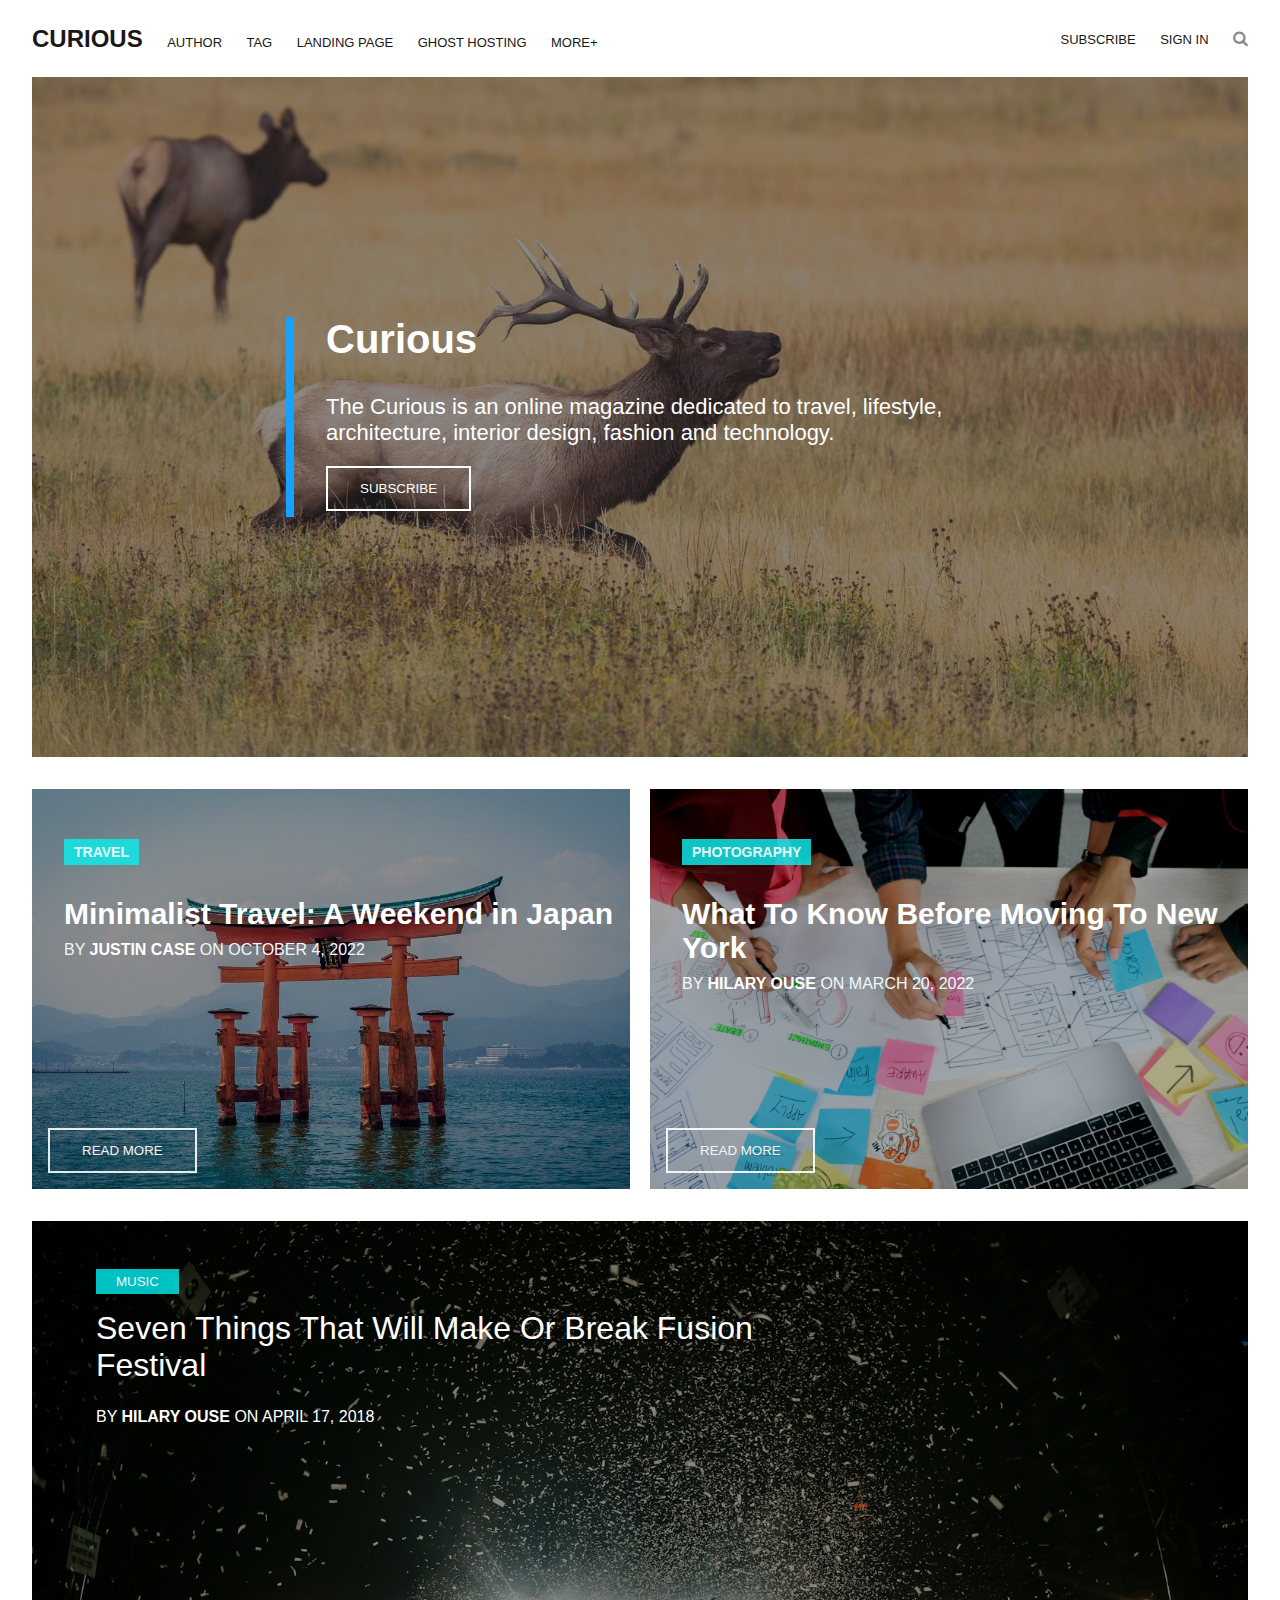
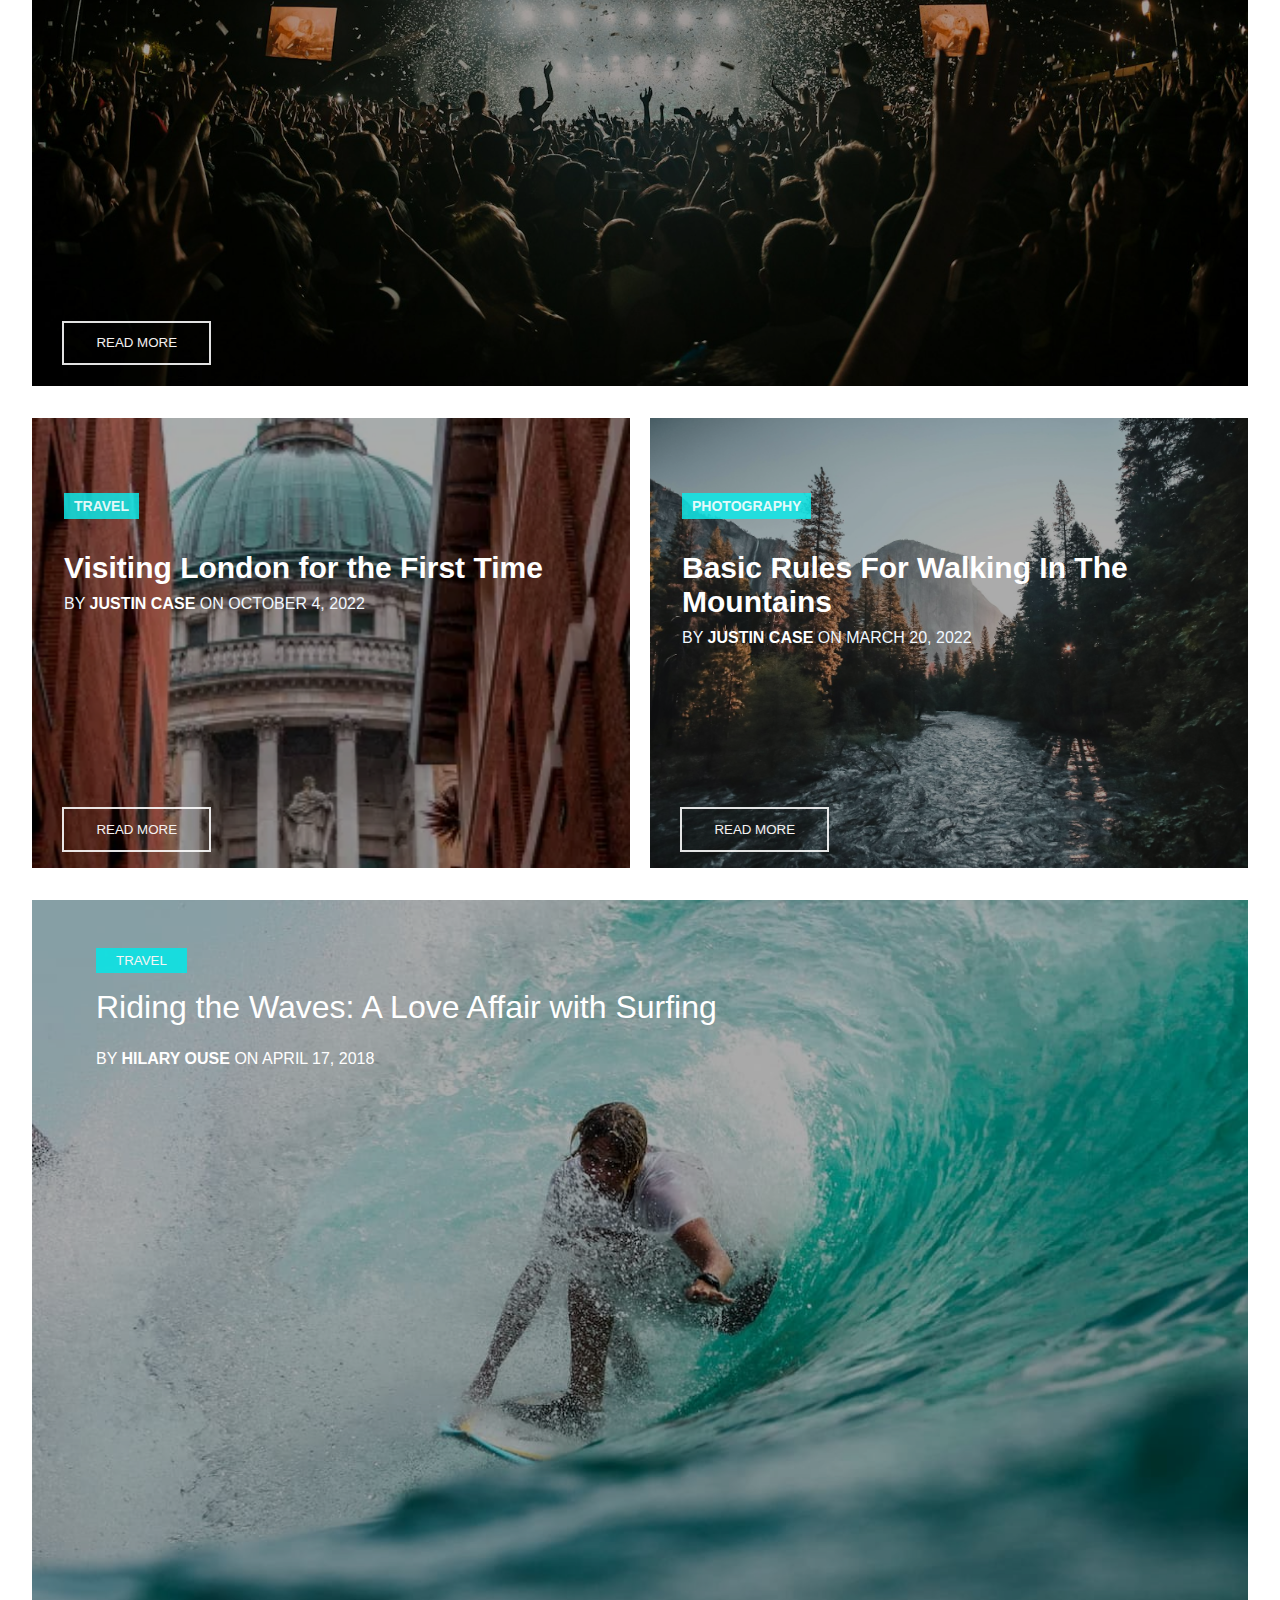
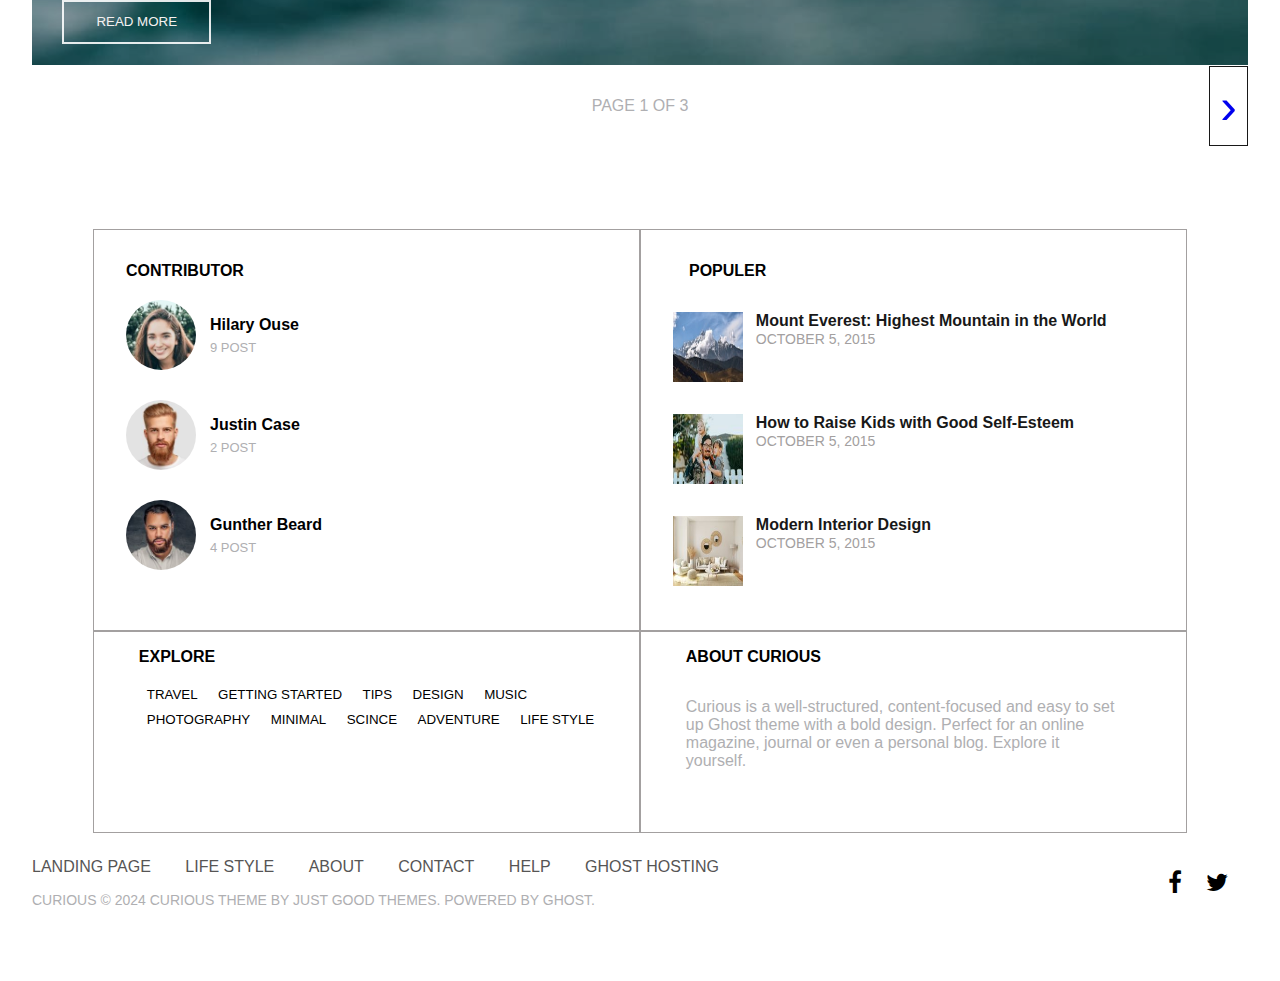
<file: index.html>
<!DOCTYPE html>
<html lang="en">
<head>
    <meta charset="UTF-8">
    <meta name="viewport" content="width=device-width, initial-scale=1.0">
    <title>Home-page</title>
    <link rel="stylesheet" href="index.css">
    <link
    rel="stylesheet"
    href="https://cdnjs.cloudflare.com/ajax/libs/font-awesome/4.7.0/css/font-awesome.min.css"
  />
  <link href="https://fonts.cdnfonts.com/css/helvetica-neue-55" rel="stylesheet">
  <style>
    @import url('https://fonts.cdnfonts.com/css/helvetica-neue-55');
    </style>
</head>
<body>
    <div class="nav-container" id="blur">
        <div class="nav-items">
            <a href="index.html" class="logo-name" id="logo">CURIOUS</a>
            <a href="author.html" class="nav-link">AUTHOR</a>
            <a href="" class="nav-link">TAG</a>
            <a href="" class="nav-link">LANDING PAGE</a>
            <a href="" class="nav-link">GHOST HOSTING</a>
            <a href="" class="nav-link">MORE+</a>
        </div>
        <div class="subscribe">
            <a href="" class="nav-link sub" id="nav-link-1k-2">SUBSCRIBE</a>
            <a href="" class="nav-link sign" id="nav-link-1k-2">SIGN IN</a>
            <a href="" class="nav-link search" id="nav-link-1k"><i class="fa fa-search" aria-hidden="true"></i></a>
            <a href="#" class="nav-link searchs bar" id="nav-link-1k" onclick="showSidebar()" ><i class="fa fa-bars" aria-hidden="true"></i></a>
        </div>
        <div class="sidebar" id="sidebar">
            <div class="bottom-border">
                <h3 class="hideBar" onclick="removeBar()"><i class="fa fa-times" aria-hidden="true"></i></h3>
            </div>
            <ul>
                <li class="explore">EXPLORE CURIOUS</li>
                <li><a href="author.html">AUTHOR</a></li>
                <li><a href="tag.html">TAG</a></li>
                <li><a href="landing.html">LANDING PAGE</a></li>
                <li>GHOST HOSTING</li>
                <li>STYLE GUIDE</li>
                <li>CONTACT</li>
                <li class="sub-andsign">SUBSCRIBE / SIGN UP</li>
            </ul>
            <div class="icons-fist">
                <a href="" class="icons-link-fist"><i class="fa fa-facebook" style="color: #71717A;" aria-hidden="true"></i></a>
                <a href="" class="icons-link-fist"><i class="fa fa-twitter"style="color: #71717A;" aria-hidden="true"></i></a>
            </div>
        </div>
    </div>
    <main>
        <div class="first-img">
            <div class="about-first-img" id="about-first-img">
                <h1 class="head" id="head-prior">Curious</h1>
                <p class="para-for-first" id="p-f-f">
                    The Curious is an online magazine dedicated to travel, lifestyle, architecture,
                     interior design, fashion and technology.
                </p>
                <input type="button" value="SUBSCRIBE" class="btn-sub">
            </div>
        </div>
        <!-- now statrt the div with page -->
        <div class="post-container">
            <div class="post-1 dark" id="post-1-preci">
                <div class="about-post-1">
                    <input type="button" value="TRAVEL" class="about">
                    <p class="post-title">
                        Minimalist Travel: A Weekend in Japan
                    </p>
                    <p class="post-author">
                        BY <strong>JUSTIN CASE</strong> ON OCTOBER 4, 2022
                    </p>
                    <input type="button" value="READ MORE" id="post-btn" class="pos-1-btn" >
                </div>
            </div>

            <div class="post-2" id="post-1-preci">
                <div class="about-post-2">
                    <input type="button" value="PHOTOGRAPHY" class="about">

                    <p class="post-title">
                        What To Know Before Moving To New York
                    </p>
                    <p class="post-author">
                        BY <strong>HILARY OUSE </strong>ON MARCH 20, 2022
                    </p>
                    <input type="button" value="READ MORE" id="post-btn" class="pos-1-btn">
            </div>
        </div>
    </main>
    <main>
        <div class="post-3 " id="post-3-new">
            <div class="about-post-3">
                <input type="button" value="MUSIC" class="about-3">
    
                <p class="post-title-3">
                    Seven Things That Will Make Or Break Fusion Festival
                </p>
                <p class="post-author-3">
                    BY <strong>HILARY OUSE</strong> ON APRIL 17, 2018
                </p>
            </div>
            <input type="button" value="READ MORE" id="post-btn-3" class="post-3-button pos-1-btn">
        </div>
        <div class="post-container">
            <div class="post-4 dark" id="post-1-preci">
                <div class="about-post-1">
                    <input type="button" value="TRAVEL" class="about">
                    <p class="post-title">
                        Visiting London for the First Time
                    </p>
                    <p class="post-author">
                        BY <strong>JUSTIN CASE</strong> ON OCTOBER 4, 2022
                    </p>
                    <input type="button" value="READ MORE" id="post-btn" class="post-4-btn">
                </div>
            </div>

            <div class="post-5" id="post-1-preci">
                <div class="about-post-2">
                    <input type="button" value="PHOTOGRAPHY" class="about">

                    <p class="post-title">
                        Basic Rules For Walking In The Mountains
                    </p>
                    <p class="post-author">
                        BY <strong>JUSTIN CASE </strong>ON MARCH 20, 2022
                    </p>
                    <input type="button" value="READ MORE" id="post-btn" class="post-5-btn">
            </div>
        </div>
        
    </main>
    <main>
        <div class="post-6 post-no-6" id="post-6-new">
            <div class="about-post-3">
                <input type="button" value="TRAVEL" class="about-3">
    
                <p class="post-title-3">
                    Riding the Waves: A Love Affair with Surfing
                </p>
                <p class="post-author-3">
                    BY <strong>HILARY OUSE</strong> ON APRIL 17, 2018
                </p>
                <input type="button" value="READ MORE" id="post-btn-3">
            </div>
        </div>
        <!-- div for next page btn  -->
        <div class="page-change-btn">
            <div class="next">
              <a href="page2.html">  <span id="s">&#8250;</span></a>
            </div>
            <div class="title-of-page">
                <p class="title-page"> PAGE 1 OF 3</p>
            </div>
            <div class="prev">
                <a href=""><span id="s">&#8249;</span></a>
            </div>
        </div>

    </main>
    <main>
        <div class="footer-inside">
            <div class="four-box contributor">
                <div class="img" id="con-img">
                    <p class="title">CONTRIBUTOR</p>
                    <div class="im-con1">
                        <div class="h-img">
                            <img src="Hilary-Ouse.jpg" alt="" height="70px" width="70px" class="con-img"> 
                        </div>
                        <div class="hilary-about">
                            <p class="hilary-con">Hilary Ouse</p>
                            <p class="hilary-con-post">9 POST</p>
                        </div>
                    </div>
                    <div class="im-con1">
                        <div class="h-img">
                            <img src="Justin-Case-1.jpg" alt="" height="70px" width="70px" class="con-img"> 
                        </div>
                        <div class="hilary-about">
                            <p class="hilary-con">Justin Case</p>
                            <p class="hilary-con-post">2 POST</p>
                        </div>
                    </div>
                    <div class="im-con1">
                        <div class="h-img">
                            <img src="Gunther-Beard-1.jpg" alt="" height="70px" width="70px" class="con-img"> 
                        </div>
                        <div class="hilary-about">
                            <p class="hilary-con">Gunther Beard</p>
                            <p class="hilary-con-post">4 POST</p>
                        </div>
                    </div>
                </div>
            </div>
            <div class="four-box populer">
                <p id="populer">POPULER</p>
                <div class="img-post-title">
                    <img src="image_12.jpg" alt="" class="family-img" height="70px" width="70px">
                    <div class="about-family">
                        <p class="family-title">
                            Mount Everest: Highest Mountain in the World
                        </p>
                        <span class="light-text">OCTOBER 5, 2015</span>
                    </div>
                </div>
                <div class="img-post-title">
                    <img src="family.jpg" alt="" class="family-img" height="70px" width="70px">
                    <div class="about-family">
                        <p class="family-title">
                            How to Raise Kids with Good Self-Esteem
                        </p>
                        <span class="light-text">OCTOBER 5, 2015</span>
                    </div>
                </div>
                <div class="img-post-title">
                    <img src="interior.jpg" alt="" class="family-img" height="70px" width="70px">
                    <div class="about-family">
                        <p class="family-title">
                            Modern Interior Design
                        </p>
                        <span class="light-text">OCTOBER 5, 2015</span>
                    </div>
                </div>
            </div>
            <div class="four-box explore-1st spot">

                <div class="tags">
                    <p class="explore-title" id="explore-title">
                        EXPLORE
                    </p>
                    <input type="button" value="TRAVEL" class="in-item ">
                    <input type="button" value="GETTING STARTED" class="in-item">
                    <input type="button" value="TIPS" class="in-item">
                    <input type="button" value="DESIGN"class="in-item">
                    <input type="button" value="MUSIC"class="in-item">
                    <input type="button" value="PHOTOGRAPHY"class="in-item">
                    <input type="button" value="MINIMAL"class="in-item">
                    <input type="button" value="SCINCE"class="in-item">
                    <input type="button" value="ADVENTURE"class="in-item">
                    <input type="button" value="LIFE STYLE"class="in-item">
                </div>
            </div>
            <div class="four-box explore-2">
                <p class="curious">
                    ABOUT CURIOUS
                </p>
                <div class="about-curious-detail">

                    <span class="font-style-about">Curious is a well-structured, content-focused and easy to set up Ghost theme with a bold design. Perfect for an online magazine, journal or even a personal blog. Explore it yourself.</span>
                </div>
            </div>
        </div>
        <div class="footer-stage">
            <div class="footer" id="footer-link-copy">
                <a href="" class="footer-links" id="foot-link-1">LANDING PAGE</a>
                <a href="" class="footer-links">LIFE STYLE</a>
                <a href="" class="footer-links">ABOUT</a>
                <a href="" class="footer-links">CONTACT</a>
                <a href="" class="footer-links">HELP</a>
                <a href="" class="footer-links">GHOST HOSTING</a>
                <p class="copy">
                     CURIOUS © 2024 CURIOUS THEME BY JUST GOOD THEMES. POWERED BY GHOST.
                </p>
            </div>
            <div class="icons">
                <a href="" class="icons-link"><i class="fa fa-facebook" aria-hidden="true"></i></a>
                <a href="" class="icons-link"><i class="fa fa-twitter" aria-hidden="true"></i></a>
            </div>
        </div>
    </main>
    <script src="index.js"></script>
</body>
</html>
</file>
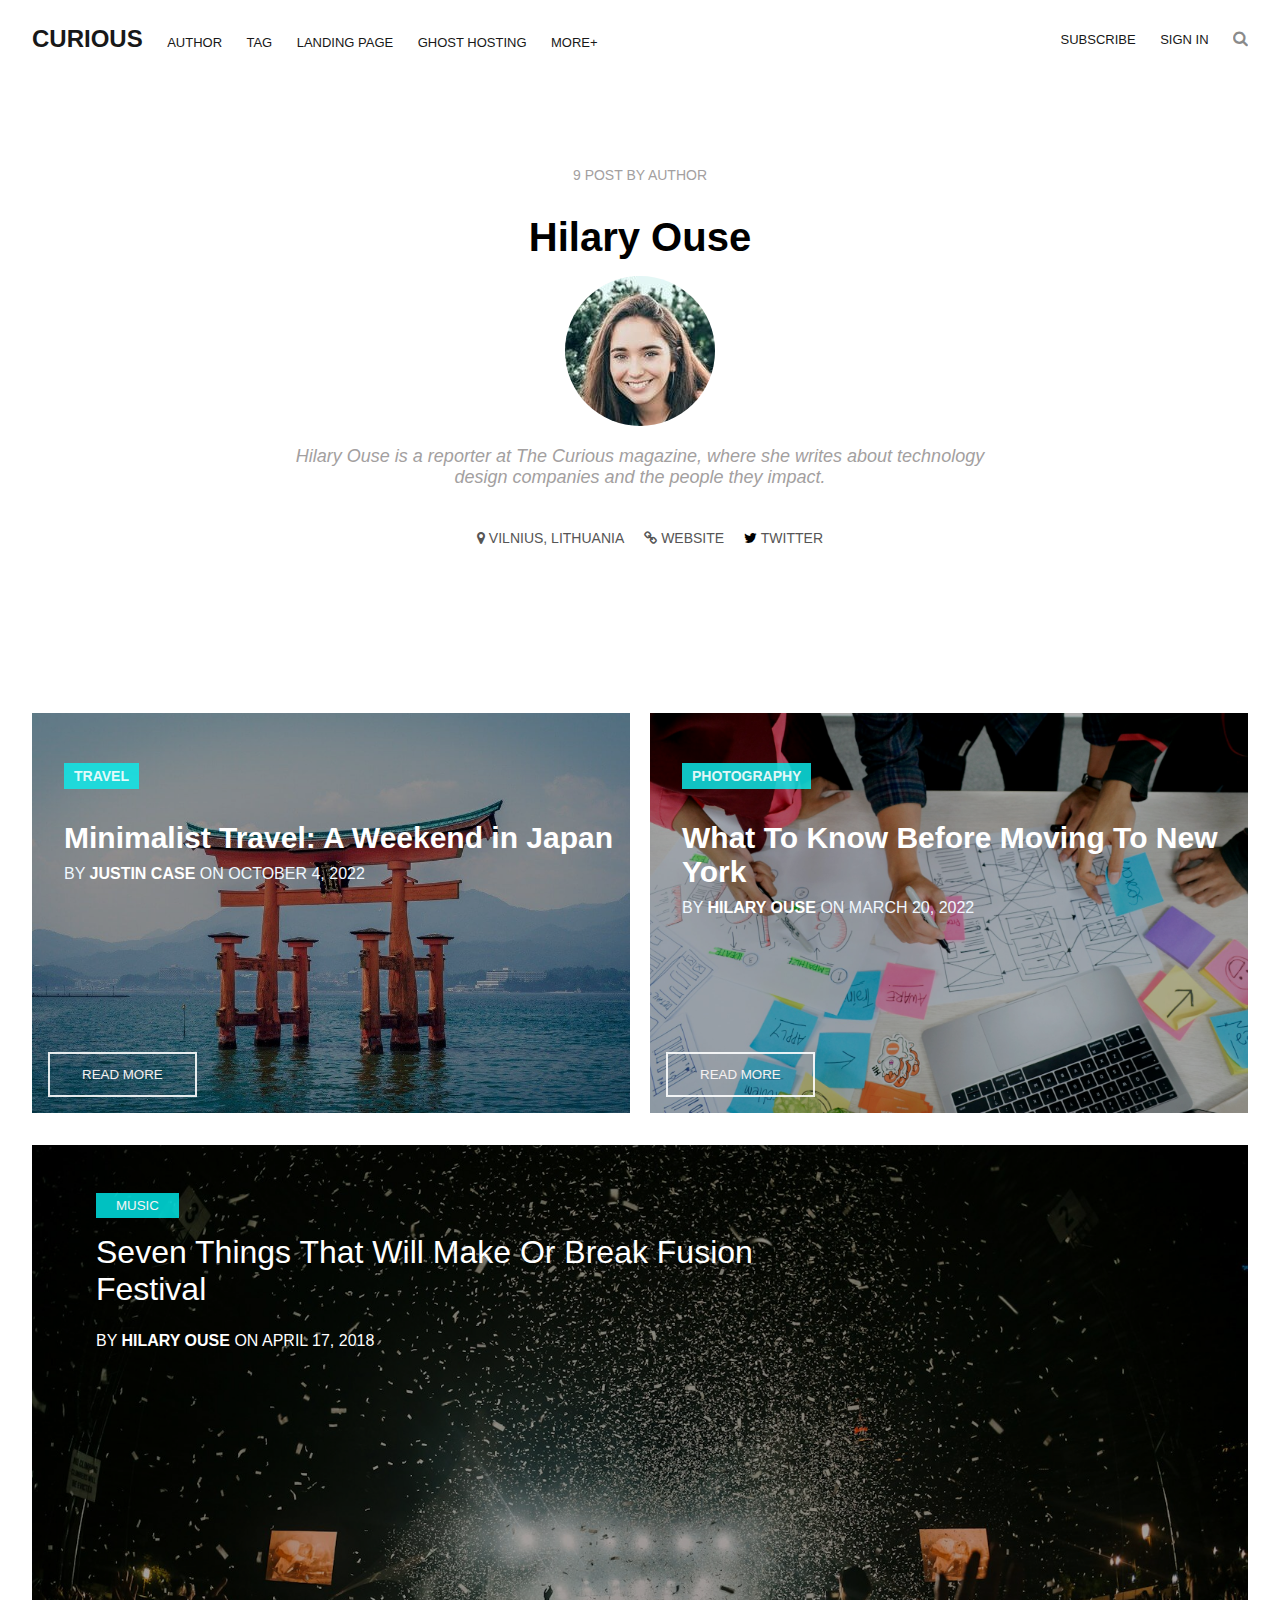
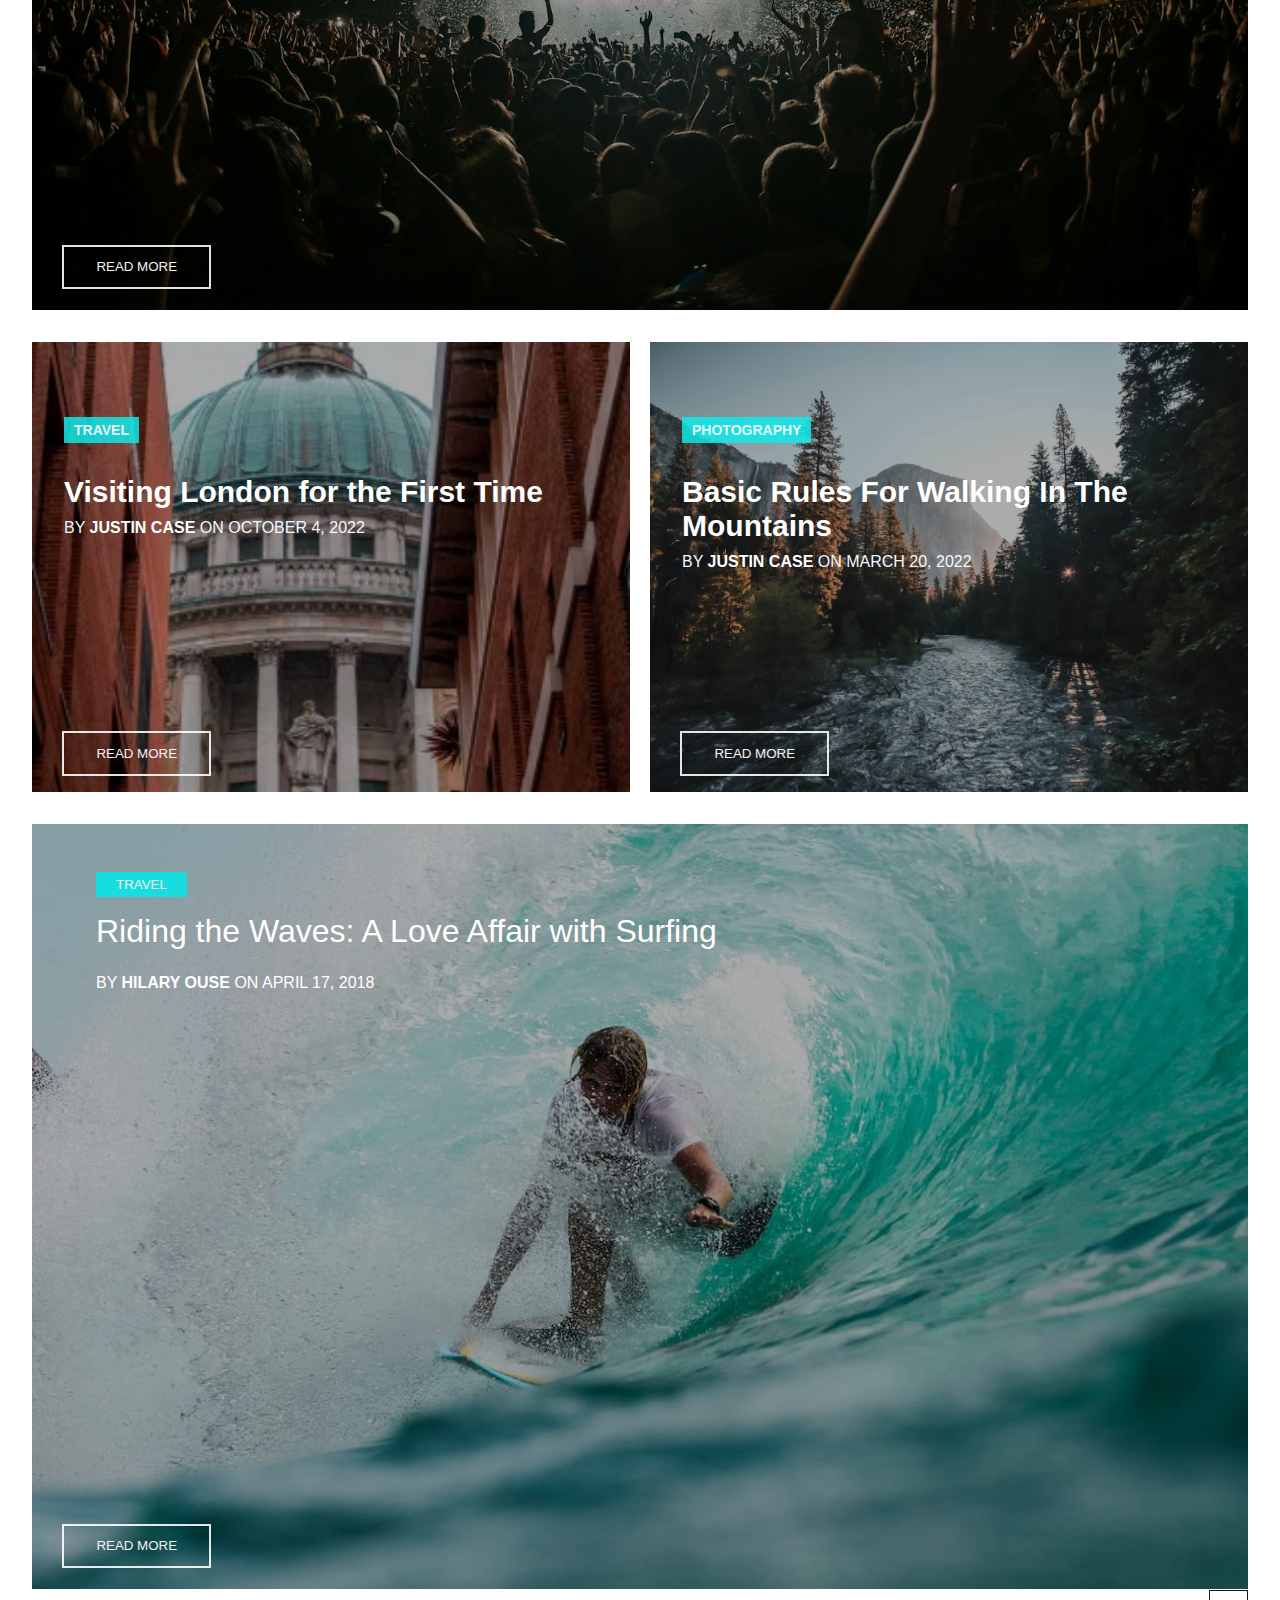
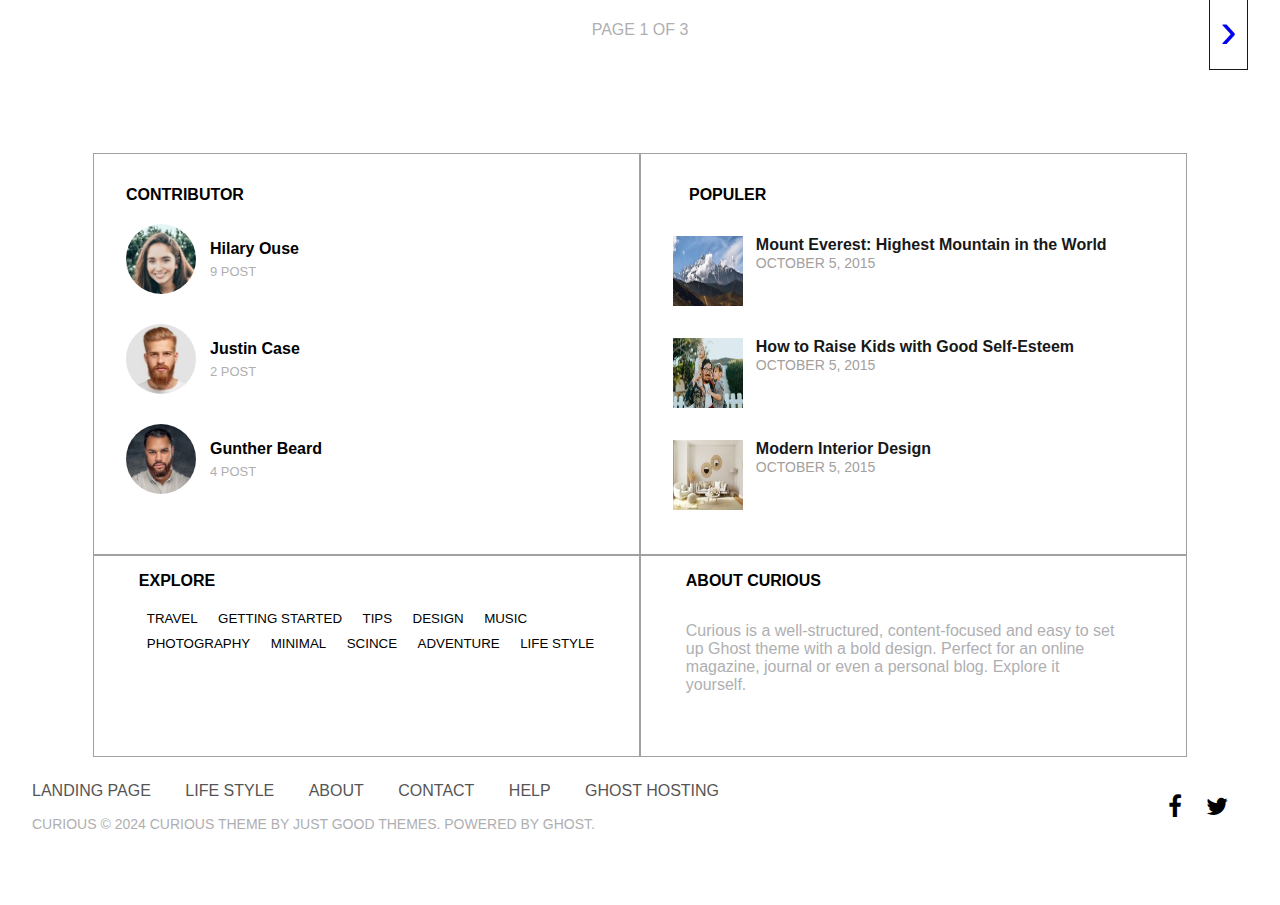
<file: author.html>
<!DOCTYPE html>
<html lang="en">
<head>
    <meta charset="UTF-8">
    <meta name="viewport" content="width=device-width, initial-scale=1.0">
    <title>Home-page</title>
    <link rel="stylesheet" href="author.css">
    <link
    rel="stylesheet"
    href="https://cdnjs.cloudflare.com/ajax/libs/font-awesome/4.7.0/css/font-awesome.min.css"
  />
  <link href="https://fonts.cdnfonts.com/css/helvetica-neue-55" rel="stylesheet">
  <style>
    @import url('https://fonts.cdnfonts.com/css/helvetica-neue-55');
    </style>
</head>
<body>
    <div class="nav-container">
        <div class="nav-items">
            <a href="index.html" class="logo-name" id="logo">CURIOUS</a>
            <a href="author.html" class="nav-link">AUTHOR</a>
            <a href="" class="nav-link">TAG</a>
            <a href="" class="nav-link">LANDING PAGE</a>
            <a href="" class="nav-link">GHOST HOSTING</a>
            <a href="" class="nav-link">MORE+</a>
        </div>
        <div class="subscribe">
            <a href="" class="nav-link sub" id="nav-link-1k-2">SUBSCRIBE</a>
            <a href="" class="nav-link sign" id="nav-link-1k-2">SIGN IN</a>
            <a href="" class="nav-link search" id="nav-link-1k"><i class="fa fa-search" aria-hidden="true"></i></a>
            <a href="#" class="nav-link searchs bar" id="nav-link-1k" onclick="showSidebar()"><i class="fa fa-bars" aria-hidden="true"></i></a>
        </div>
        <div class="sidebar" id="sidebar">
            <div class="bottom-border">
                <h3 class="hideBar" onclick="removeBar()"><i class="fa fa-times" aria-hidden="true"></i></h3>
            </div>
            <ul>
                <li class="explore">EXPLORE CURIOUS</li>
                <li><a href="author.html">AUTHOR</a></li>
                <li><a href="tag.html">TAG</a></li>
                <li><a href="landing.html">LANDING PAGE</a></li>
                <li>GHOST HOSTING</li>
                <li>STYLE GUIDE</li>
                <li>CONTACT</li>
                <li class="sub-andsign">SUBSCRIBE / SIGN UP</li>
            </ul>
            <div class="icons-fist">
                <a href="" class="icons-link-fist"><i class="fa fa-facebook" style="color: #71717A;" aria-hidden="true"></i></a>
                <a href="" class="icons-link-fist"><i class="fa fa-twitter"style="color: #71717A;" aria-hidden="true"></i></a>
            </div>
        </div>
    </div>
    <main>
        <div class="author-0">
            <div class="about-author-0">
                <p class="post-count">
                    9 POST BY AUTHOR 
                </p>
                <p class="author-name">
                    Hilary Ouse
                </p>
                <img src="Hilary-Ouse.jpg" alt="" class="author-img-0">
                <p class="detail-about-author">
                    Hilary Ouse is a reporter at The Curious magazine, where she writes about technology  design companies and the people they impact.
                </p>
                <div class="info-about-author">
                    <a href="" class="author-site"><i class="fa fa-map-marker" aria-hidden="true"></i> VILNIUS, LITHUANIA</a>
                    <a href="" class="author-site author-link"><span><i class="fa fa-link" aria-hidden="true"></i></span>  WEBSITE</a>
                    <a href="" class="author-site author-link"><span><i class="fa fa-twitter" aria-hidden="true"></i> </span>  TWITTER</a>
                </div>
            </div>
        </div>

        <!-- now statrt the div with page -->
        <div class="post-container">
            <div class="post-1 dark" id="post-1-preci">
                <div class="about-post-1">
                    <input type="button" value="TRAVEL" class="about">
                    <p class="post-title">
                        Minimalist Travel: A Weekend in Japan
                    </p>
                    <p class="post-author">
                        BY <strong>JUSTIN CASE</strong> ON OCTOBER 4, 2022
                    </p>
                    <input type="button" value="READ MORE" id="post-btn" class="pos-1-btn" >
                </div>
            </div>

            <div class="post-2" id="post-1-preci">
                <div class="about-post-2">
                    <input type="button" value="PHOTOGRAPHY" class="about">

                    <p class="post-title">
                        What To Know Before Moving To New York
                    </p>
                    <p class="post-author">
                        BY <strong>HILARY OUSE </strong>ON MARCH 20, 2022
                    </p>
                    <input type="button" value="READ MORE" id="post-btn" class="pos-1-btn">
            </div>
        </div>
    </main>
    <main>
        <div class="post-3 " id="post-3-new">
            <div class="about-post-3">
                <input type="button" value="MUSIC" class="about-3">
    
                <p class="post-title-3">
                    Seven Things That Will Make Or Break Fusion Festival
                </p>
                <p class="post-author-3">
                    BY <strong>HILARY OUSE</strong> ON APRIL 17, 2018
                </p>
            </div>
            <input type="button" value="READ MORE" id="post-btn-3" class="post-3-button pos-1-btn">
        </div>
        <div class="post-container">
            <div class="post-4 dark" id="post-1-preci">
                <div class="about-post-1">
                    <input type="button" value="TRAVEL" class="about">
                    <p class="post-title">
                        Visiting London for the First Time
                    </p>
                    <p class="post-author">
                        BY <strong>JUSTIN CASE</strong> ON OCTOBER 4, 2022
                    </p>
                    <input type="button" value="READ MORE" id="post-btn" class="post-4-btn">
                </div>
            </div>

            <div class="post-5" id="post-1-preci">
                <div class="about-post-2">
                    <input type="button" value="PHOTOGRAPHY" class="about">

                    <p class="post-title">
                        Basic Rules For Walking In The Mountains
                    </p>
                    <p class="post-author">
                        BY <strong>JUSTIN CASE </strong>ON MARCH 20, 2022
                    </p>
                    <input type="button" value="READ MORE" id="post-btn" class="post-5-btn">
            </div>
        </div>
        
    </main>
    <main>
        <div class="post-6 post-no-6" id="post-6-new">
            <div class="about-post-3">
                <input type="button" value="TRAVEL" class="about-3">
    
                <p class="post-title-3">
                    Riding the Waves: A Love Affair with Surfing
                </p>
                <p class="post-author-3">
                    BY <strong>HILARY OUSE</strong> ON APRIL 17, 2018
                </p>
                <input type="button" value="READ MORE" id="post-btn-3">
            </div>
        </div>
        <!-- div for next page btn  -->
        <div class="page-change-btn">
            <div class="next">
              <a href="page2.html">  <span id="s">&#8250;</span></a>
            </div>
            <div class="title-of-page">
                <p class="title-page"> PAGE 1 OF 3</p>
            </div>
            <div class="prev">
                <a href=""><span id="s">&#8249;</span></a>
            </div>
        </div>

    </main>
    <main>
        <div class="footer-inside">
            <div class="four-box contributor">
                <div class="img" id="con-img">
                    <p class="title">CONTRIBUTOR</p>
                    <div class="im-con1">
                        <div class="h-img">
                            <img src="Hilary-Ouse.jpg" alt="" height="70px" width="70px" class="con-img"> 
                        </div>
                        <div class="hilary-about">
                            <p class="hilary-con">Hilary Ouse</p>
                            <p class="hilary-con-post">9 POST</p>
                        </div>
                    </div>
                    <div class="im-con1">
                        <div class="h-img">
                            <img src="Justin-Case-1.jpg" alt="" height="70px" width="70px" class="con-img"> 
                        </div>
                        <div class="hilary-about">
                            <p class="hilary-con">Justin Case</p>
                            <p class="hilary-con-post">2 POST</p>
                        </div>
                    </div>
                    <div class="im-con1">
                        <div class="h-img">
                            <img src="Gunther-Beard-1.jpg" alt="" height="70px" width="70px" class="con-img"> 
                        </div>
                        <div class="hilary-about">
                            <p class="hilary-con">Gunther Beard</p>
                            <p class="hilary-con-post">4 POST</p>
                        </div>
                    </div>
                </div>
            </div>
            <div class="four-box populer">
                <p id="populer">POPULER</p>
                <div class="img-post-title">
                    <img src="image_12.jpg" alt="" class="family-img" height="70px" width="70px">
                    <div class="about-family">
                        <p class="family-title">
                            Mount Everest: Highest Mountain in the World
                        </p>
                        <span class="light-text">OCTOBER 5, 2015</span>
                    </div>
                </div>
                <div class="img-post-title">
                    <img src="family.jpg" alt="" class="family-img" height="70px" width="70px">
                    <div class="about-family">
                        <p class="family-title">
                            How to Raise Kids with Good Self-Esteem
                        </p>
                        <span class="light-text">OCTOBER 5, 2015</span>
                    </div>
                </div>
                <div class="img-post-title">
                    <img src="interior.jpg" alt="" class="family-img" height="70px" width="70px">
                    <div class="about-family">
                        <p class="family-title">
                            Modern Interior Design
                        </p>
                        <span class="light-text">OCTOBER 5, 2015</span>
                    </div>
                </div>
            </div>
            <div class="four-box explore-1st spot">

                <div class="tags">
                    <p class="explore-title" id="explore-title">
                        EXPLORE
                    </p>
                    <input type="button" value="TRAVEL" class="in-item ">
                    <input type="button" value="GETTING STARTED" class="in-item">
                    <input type="button" value="TIPS" class="in-item">
                    <input type="button" value="DESIGN"class="in-item">
                    <input type="button" value="MUSIC"class="in-item">
                    <input type="button" value="PHOTOGRAPHY"class="in-item">
                    <input type="button" value="MINIMAL"class="in-item">
                    <input type="button" value="SCINCE"class="in-item">
                    <input type="button" value="ADVENTURE"class="in-item">
                    <input type="button" value="LIFE STYLE"class="in-item">
                </div>
            </div>
            <div class="four-box explore-2">
                <p class="curious">
                    ABOUT CURIOUS
                </p>
                <div class="about-curious-detail">

                    <span class="font-style-about">Curious is a well-structured, content-focused and easy to set up Ghost theme with a bold design. Perfect for an online magazine, journal or even a personal blog. Explore it yourself.</span>
                </div>
            </div>
        </div>
        <div class="footer-stage">
            <div class="footer" id="footer-link-copy">
                <a href="" class="footer-links" id="foot-link-1">LANDING PAGE</a>
                <a href="" class="footer-links">LIFE STYLE</a>
                <a href="" class="footer-links">ABOUT</a>
                <a href="" class="footer-links">CONTACT</a>
                <a href="" class="footer-links">HELP</a>
                <a href="" class="footer-links">GHOST HOSTING</a>
                <p class="copy">
                     CURIOUS © 2024 CURIOUS THEME BY JUST GOOD THEMES. POWERED BY GHOST.
                </p>
            </div>
            <div class="icons">
                <a href="" class="icons-link"><i class="fa fa-facebook" aria-hidden="true"></i></a>
                <a href="" class="icons-link"><i class="fa fa-twitter" aria-hidden="true"></i></a>
            </div>
        </div>
    </main>
    <script src="index.js"></script>
</body>
</html>
</file>
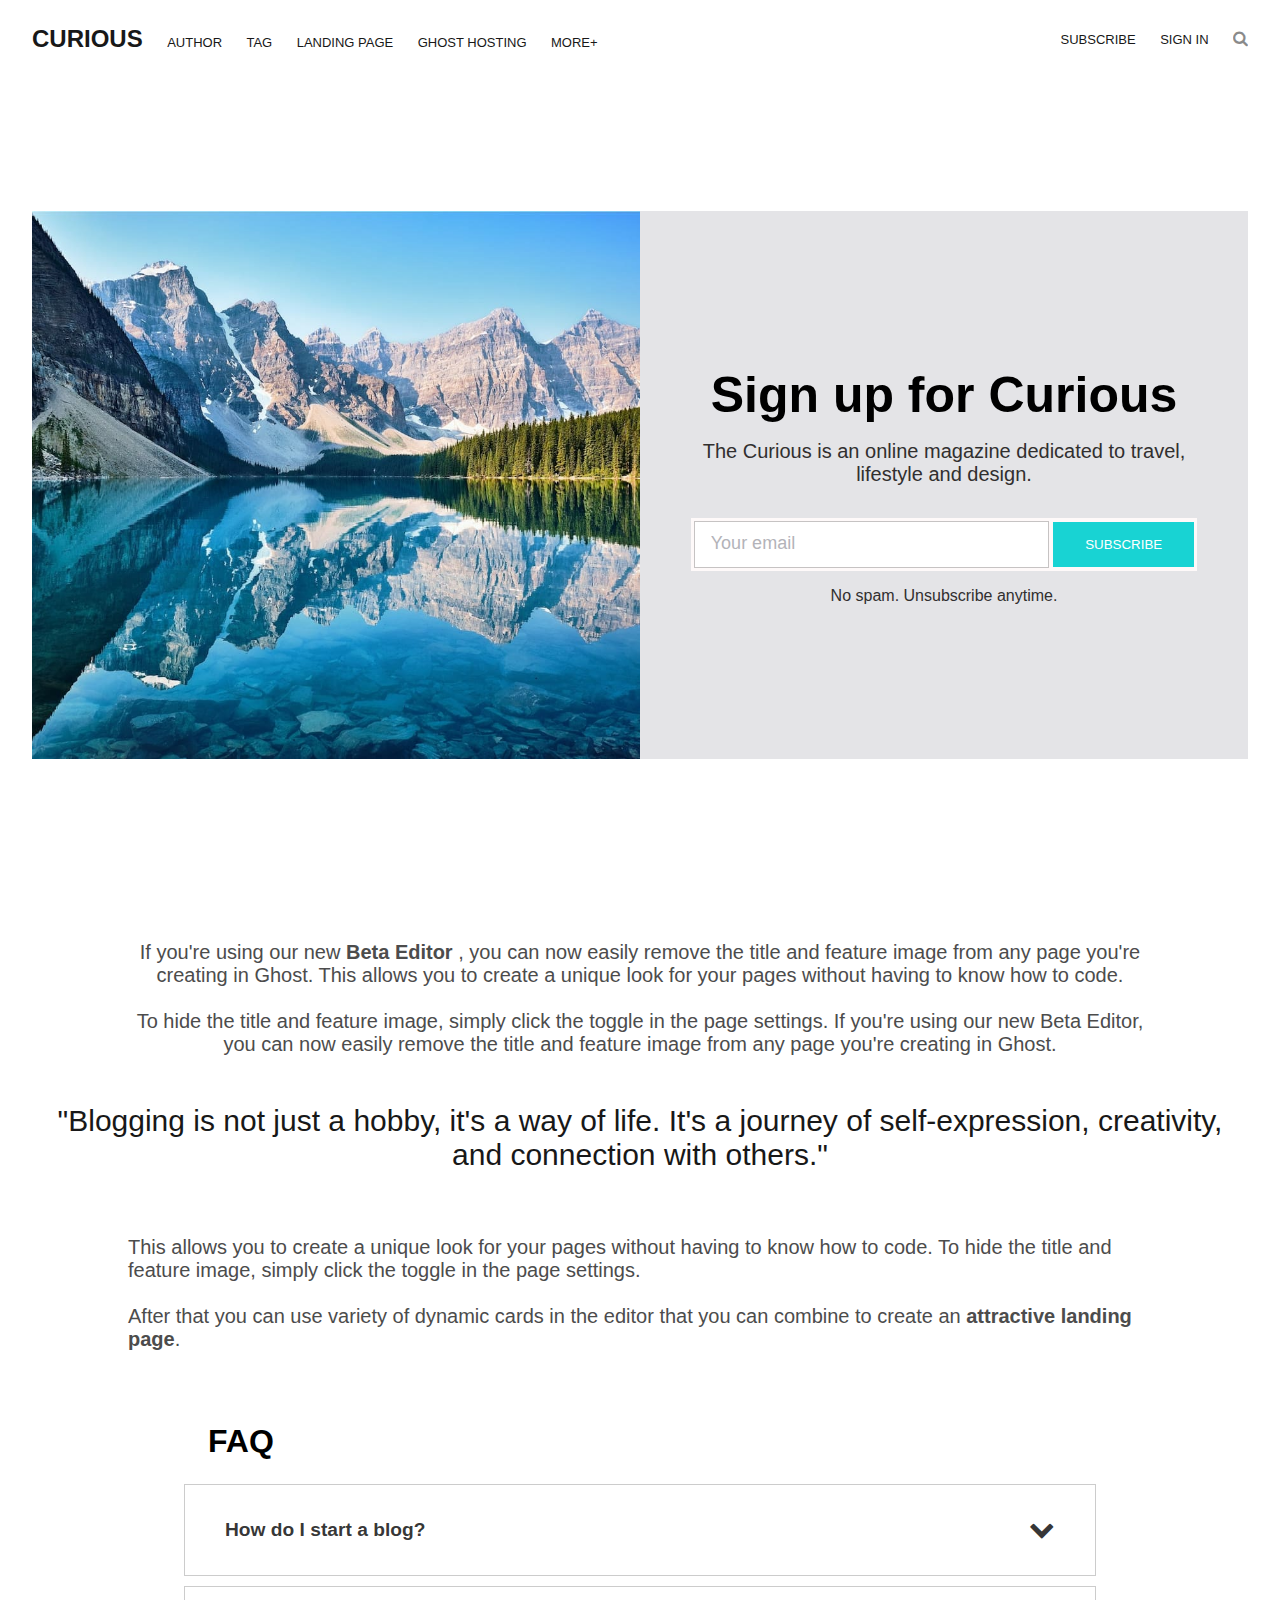
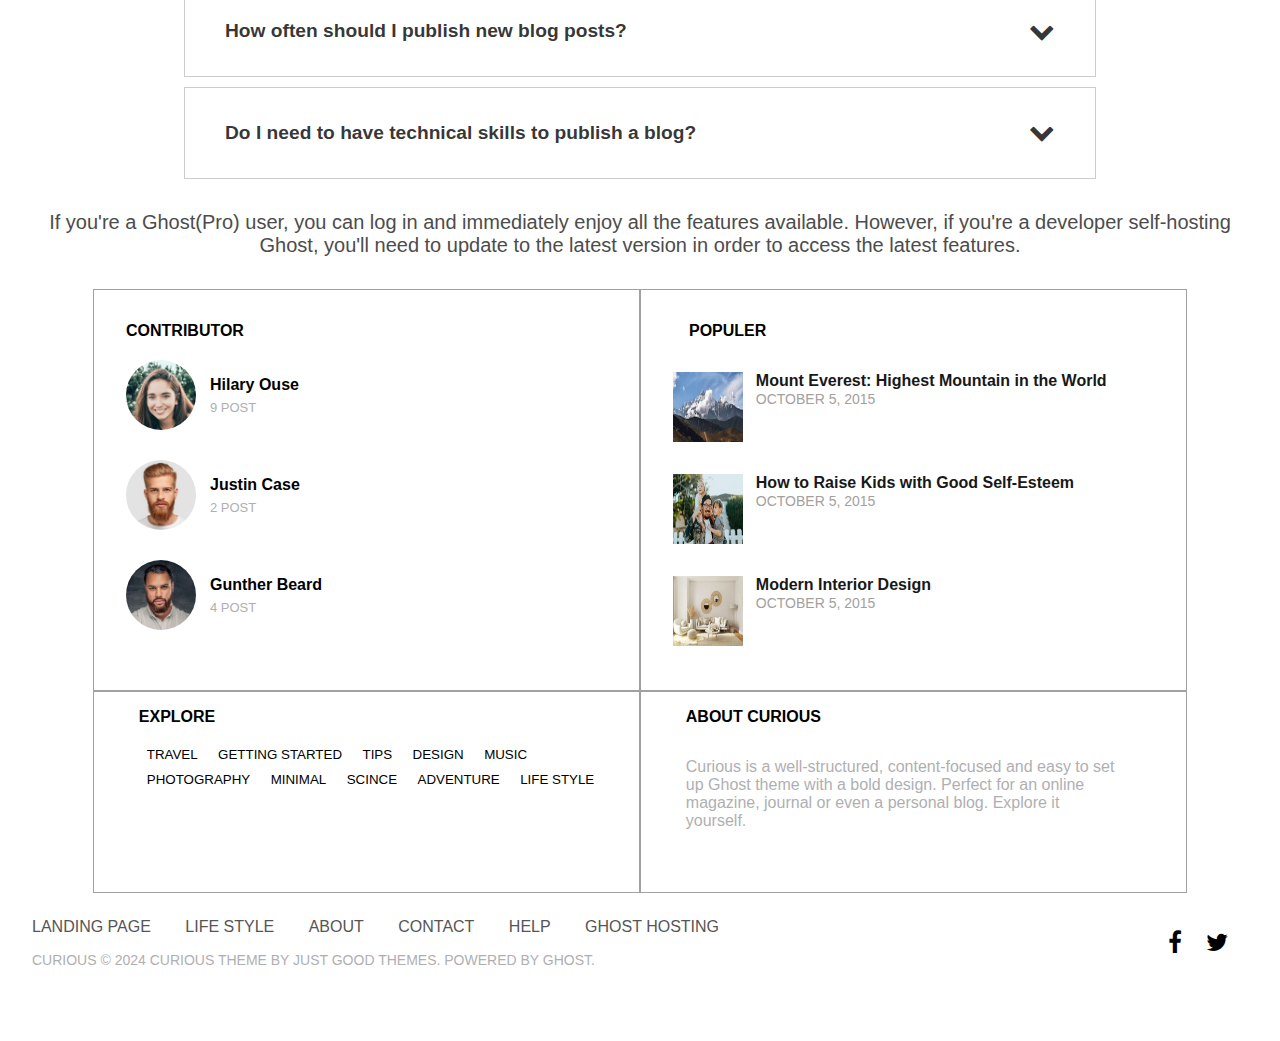
<file: landing.html>
<!DOCTYPE html>
<html lang="en">
  <head>
    <meta charset="UTF-8" />
    <meta name="viewport" content="width=device-width, initial-scale=1.0" />
    <title>landing</title>
    <link rel="stylesheet" href="landing.css" />
    <link
      rel="stylesheet"
      href="https://cdnjs.cloudflare.com/ajax/libs/font-awesome/4.7.0/css/font-awesome.min.css"
    />
    <link
      href="https://fonts.cdnfonts.com/css/helvetica-neue-55"
      rel="stylesheet"
    />
    <style>
      @import url("https://fonts.cdnfonts.com/css/helvetica-neue-55");
    </style>
  </head>
  <body>
    <div class="nav-container">
      <div class="nav-items">
        <a href="index.html" class="logo-name" id="logo">CURIOUS</a>
        <a href="" class="nav-link">AUTHOR</a>
        <a href="" class="nav-link">TAG</a>
        <a href="" class="nav-link">LANDING PAGE</a>
        <a href="" class="nav-link">GHOST HOSTING</a>
        <a href="" class="nav-link">MORE+</a>
      </div>
      <div class="subscribe">
        <a href="" class="nav-link sub" id="nav-link-1k-2">SUBSCRIBE</a>
        <a href="" class="nav-link sign" id="nav-link-1k-2">SIGN IN</a>
        <a href="" class="nav-link search" id="nav-link-1k"
          ><i class="fa fa-search" aria-hidden="true"></i
        ></a>
        <a
          href="#"
          class="nav-link searchs bar"
          id="nav-link-1k"
          onclick="showSidebar()"
          ><i class="fa fa-bars" aria-hidden="true"></i
        ></a>
      </div>
      <div class="sidebar" id="sidebar">
        <div class="bottom-border">
            <h3 class="hideBar" onclick="removeBar()"><i class="fa fa-times" aria-hidden="true"></i></h3>
        </div>
        <ul>
            <li class="explore">EXPLORE CURIOUS</li>
            <li><a href="author.html">AUTHOR</a></li>
            <li><a href="tag.html">TAG</a></li>
            <li><a href="landing.html">LANDING PAGE</a></li>
            <li>GHOST HOSTING</li>
            <li>STYLE GUIDE</li>
            <li>CONTACT</li>
            <li class="sub-andsign">SUBSCRIBE / SIGN UP</li>
        </ul>
        <div class="icons-fist">
            <a href="" class="icons-link-fist"><i class="fa fa-facebook" style="color: #71717A;" aria-hidden="true"></i></a>
            <a href="" class="icons-link-fist"><i class="fa fa-twitter"style="color: #71717A;" aria-hidden="true"></i></a>
        </div>
    </div>
    </div>
    <main id="main">
      <div class="subscriber-img">
        <div class="sub-img">
        </div>
        <div class="sub-btn">
          <p class="sign-up" id="sign-up">Sign up for Curious</p>
          <p class="sign-detail" id="sign-detail">
            The Curious is an online magazine dedicated to travel, lifestyle and
            design.
          </p>
          <div class="btn-for-sub" id="btn-for-sub">
            <input
              type="text"
              name=""
              id="input-field"
              placeholder="Your email"
              class="email"
            />
            <button id="sub-btn" class="btn">SUBSCRIBE</button>
          </div>
          <p class="after-emal">No spam. Unsubscribe anytime.</p>
        </div>
      </div>
    </main>
    <main>
      <div class="peragraph">
        <div class="pera-about-landing-page">
          <p class="p1" id="p1">
            If you're using our new <strong>Beta Editor</strong> , you can now
            easily remove the title and feature image from any page you're
            creating in Ghost. This allows you to create a unique look for your
            pages without having to know how to code.
            <br />
            <br />
            To hide the title and feature image, simply click the toggle in the
            page settings. If you're using our new Beta Editor, you can now
            easily remove the title and feature image from any page you're
            creating in Ghost.
          </p>
          <p class="big-font">
            "Blogging is not just a hobby, it's a way of life. It's a journey of
            self-expression, creativity, and connection with others."
          </p>
          <p class="p2" id="p2">
            This allows you to create a unique look for your pages without
            having to know how to code. To hide the title and feature image,
            simply click the toggle in the page settings.
            <br />
            <br />
            After that you can use variety of dynamic cards in the editor that
            you can combine to create an
            <strong>attractive landing page</strong>.
          </p>
        </div>
      </div>
      <div class="wrapper">
        <h1>FAQ</h1>
        <div class="faq">
          <!-- <p class="faq-head">FAQ</p> -->
          <button class="accordion">
            How do I start a blog?
            <i class="fa fa-chevron-down" aria-hidden="true"></i>
          </button>
          <div class="pannel">
            <p class="det">
              Choose a niche or topic that interests you and resonates with your target audience.
            </p>
          </div>
        </div>
          <div class="faq">
            <!-- <p class="faq-head">FAQ</p> -->
            <button class="accordion">
              How often should I publish new blog posts?
              <i class="fa fa-chevron-down" aria-hidden="true"></i>
            </button>
            <div class="pannel">
              <p class="det">
                Choose a niche or topic that interests you and resonates with your target audience.
              </p>
            </div>
          </div>
          <div class="faq">
            <!-- <p class="faq-head">FAQ</p> -->
            <button class="accordion">
              Do I need to have technical skills to publish a blog?
              <i class="fa fa-chevron-down" aria-hidden="true"></i>
            </button>
            <div class="pannel">
              <p class="det">
                No advanced technical skills are required, especially with user-friendly platforms like Ghost.          </p>
            </div>
          </div>
      </div>
      <div class="after">
        <p class="p-for-faq">
          If you're a Ghost(Pro) user, you can log in and immediately enjoy all
          the features available. However, if you're a developer self-hosting
          Ghost, you'll need to update to the latest version in order to access
          the latest features.
        </p>
      </div>
    </main>
    <main>
      <div class="footer-inside">
        <div class="four-box contributor">
          <div class="img" id="con-img">
            <p class="title">CONTRIBUTOR</p>
            <div class="im-con1">
              <div class="h-img">
                <img
                  src="Hilary-Ouse.jpg"
                  alt=""
                  height="70px"
                  width="70px"
                  class="con-img"
                />
              </div>
              <div class="hilary-about">
                <p class="hilary-con">Hilary Ouse</p>
                <p class="hilary-con-post">9 POST</p>
              </div>
            </div>
            <div class="im-con1">
              <div class="h-img">
                <img
                  src="Justin-Case-1.jpg"
                  alt=""
                  height="70px"
                  width="70px"
                  class="con-img"
                />
              </div>
              <div class="hilary-about">
                <p class="hilary-con">Justin Case</p>
                <p class="hilary-con-post">2 POST</p>
              </div>
            </div>
            <div class="im-con1">
              <div class="h-img">
                <img
                  src="Gunther-Beard-1.jpg"
                  alt=""
                  height="70px"
                  width="70px"
                  class="con-img"
                />
              </div>
              <div class="hilary-about">
                <p class="hilary-con">Gunther Beard</p>
                <p class="hilary-con-post">4 POST</p>
              </div>
            </div>
          </div>
        </div>
        <div class="four-box populer">
          <p id="populer">POPULER</p>
          <div class="img-post-title">
            <img
              src="image_12.jpg"
              alt=""
              class="family-img"
              height="70px"
              width="70px"
            />
            <div class="about-family">
              <p class="family-title">
                Mount Everest: Highest Mountain in the World
              </p>
              <span class="light-text">OCTOBER 5, 2015</span>
            </div>
          </div>
          <div class="img-post-title">
            <img
              src="family.jpg"
              alt=""
              class="family-img"
              height="70px"
              width="70px"
            />
            <div class="about-family">
              <p class="family-title">
                How to Raise Kids with Good Self-Esteem
              </p>
              <span class="light-text">OCTOBER 5, 2015</span>
            </div>
          </div>
          <div class="img-post-title">
            <img
              src="interior.jpg"
              alt=""
              class="family-img"
              height="70px"
              width="70px"
            />
            <div class="about-family">
              <p class="family-title">Modern Interior Design</p>
              <span class="light-text">OCTOBER 5, 2015</span>
            </div>
          </div>
        </div>
        <div class="four-box explore-1st spot">
          <div class="tags">
            <p class="explore-title" id="explore-title">EXPLORE</p>
            <input type="button" value="TRAVEL" class="in-item" />
            <input type="button" value="GETTING STARTED" class="in-item" />
            <input type="button" value="TIPS" class="in-item" />
            <input type="button" value="DESIGN" class="in-item" />
            <input type="button" value="MUSIC" class="in-item" />
            <input type="button" value="PHOTOGRAPHY" class="in-item" />
            <input type="button" value="MINIMAL" class="in-item" />
            <input type="button" value="SCINCE" class="in-item" />
            <input type="button" value="ADVENTURE" class="in-item" />
            <input type="button" value="LIFE STYLE" class="in-item" />
          </div>
        </div>
        <div class="four-box explore-2">
          <p class="curious">ABOUT CURIOUS</p>
          <div class="about-curious-detail">
            <span class="font-style-about"
              >Curious is a well-structured, content-focused and easy to set up
              Ghost theme with a bold design. Perfect for an online magazine,
              journal or even a personal blog. Explore it yourself.</span
            >
          </div>
        </div>
      </div>
      <div class="footer-stage">
        <div class="footer" id="footer-link-copy">
          <a href="" class="footer-links" id="foot-link-1">LANDING PAGE</a>
          <a href="" class="footer-links">LIFE STYLE</a>
          <a href="" class="footer-links">ABOUT</a>
          <a href="" class="footer-links">CONTACT</a>
          <a href="" class="footer-links">HELP</a>
          <a href="" class="footer-links">GHOST HOSTING</a>
          <p class="copy">
            CURIOUS © 2024 CURIOUS THEME BY JUST GOOD THEMES. POWERED BY GHOST.
          </p>
        </div>
        <div class="icons">
          <a href="" class="icons-link"
            ><i class="fa fa-facebook" aria-hidden="true"></i
          ></a>
          <a href="" class="icons-link"
            ><i class="fa fa-twitter" aria-hidden="true"></i
          ></a>
        </div>
      </div>
    </main>
    <script src="page2.js"></script>
    <script src="landing.js"></script>
  </body>
</html>
</file>
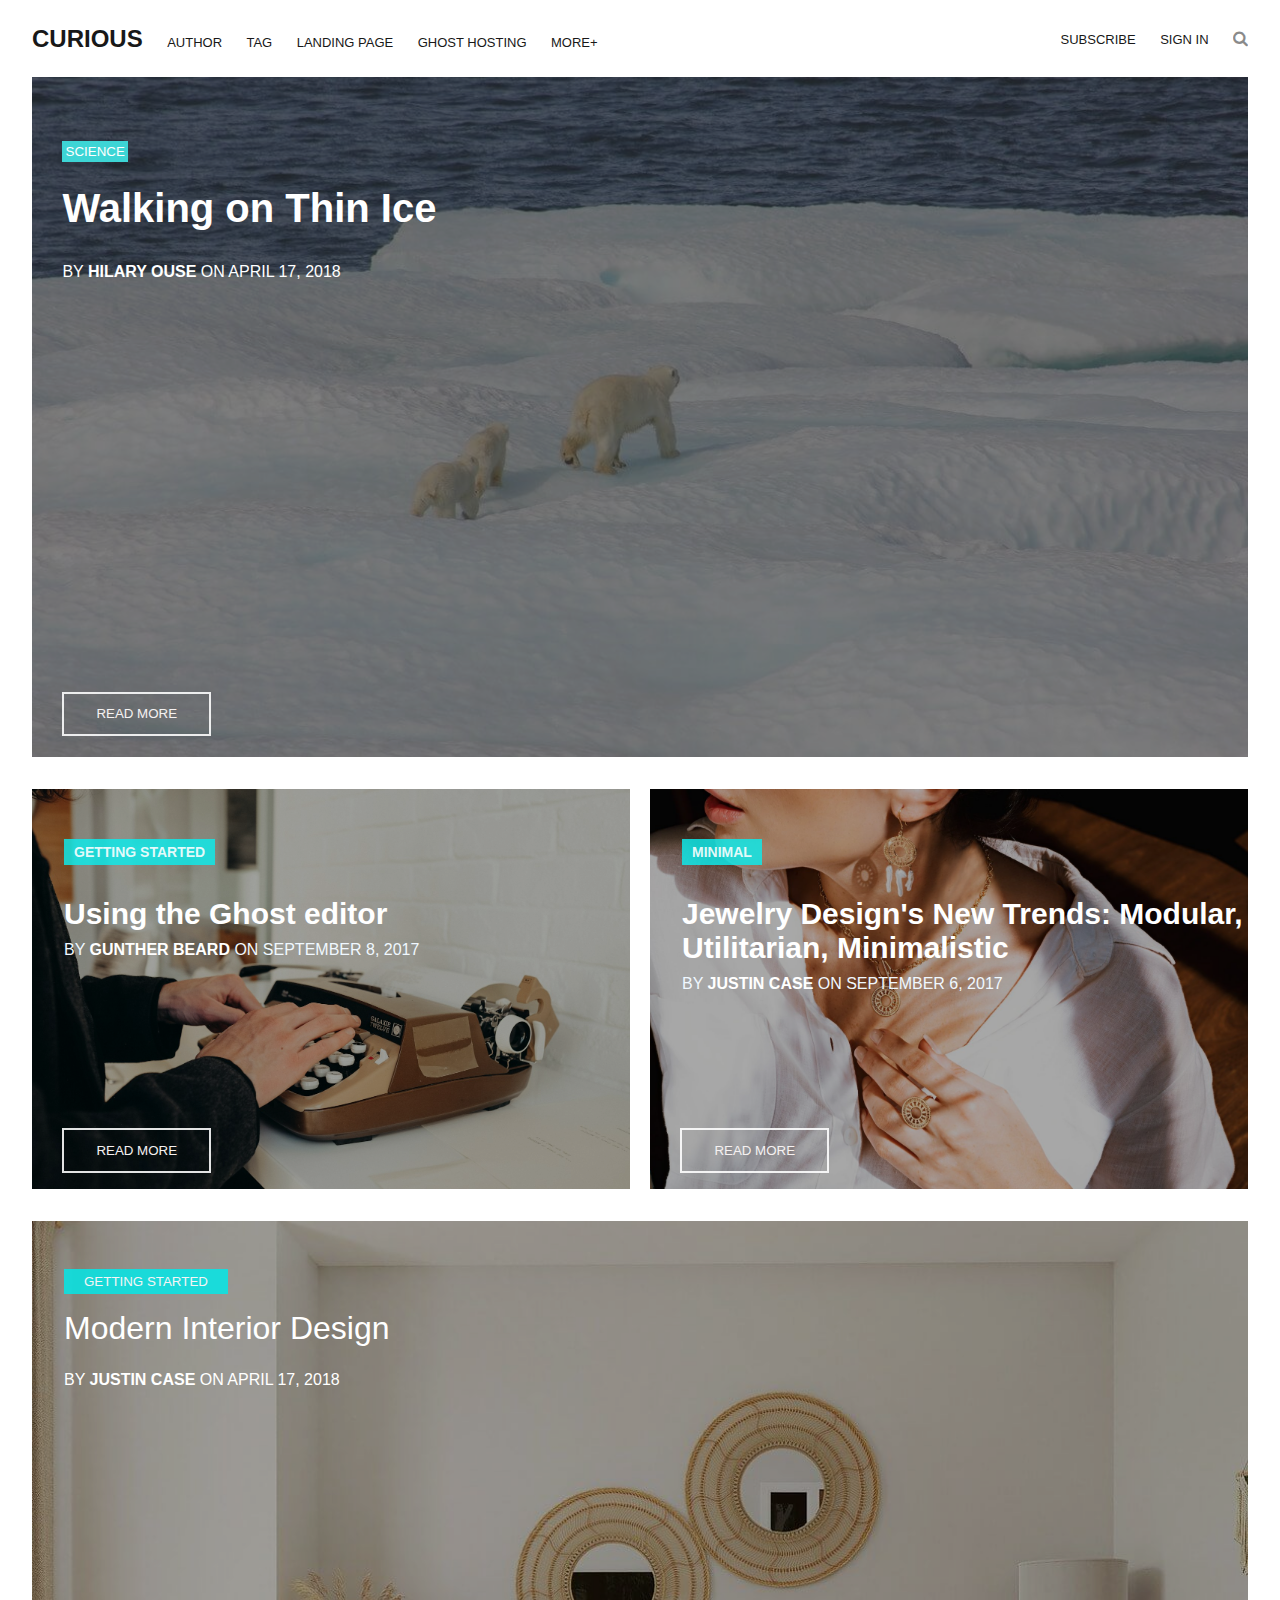
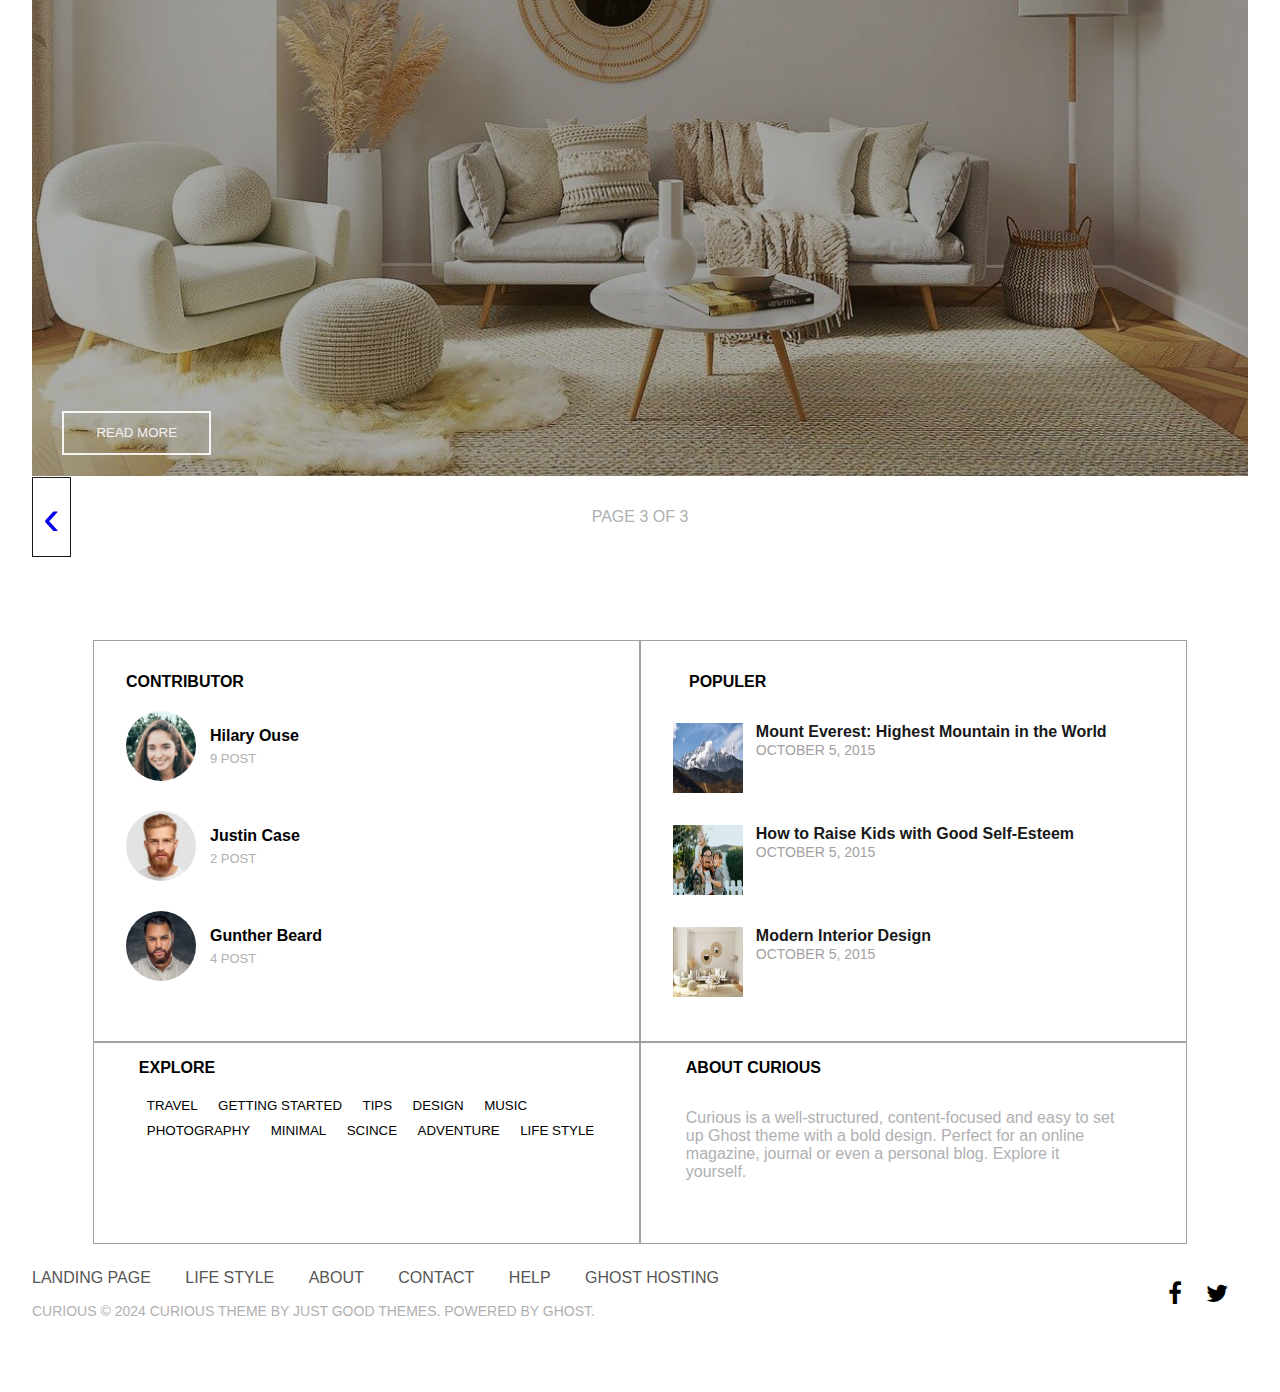
<file: page-3.html>
<!DOCTYPE html>
<html lang="en">
<head>
    <meta charset="UTF-8">
    <meta name="viewport" content="width=device-width, initial-scale=1.0">
    <title>page-3</title>
    <link rel="stylesheet" href="post-3.css">
    <link
    rel="stylesheet"
    href="https://cdnjs.cloudflare.com/ajax/libs/font-awesome/4.7.0/css/font-awesome.min.css"
  />
  <link href="https://fonts.cdnfonts.com/css/helvetica-neue-55" rel="stylesheet">
  <style>
    @import url('https://fonts.cdnfonts.com/css/helvetica-neue-55');
    </style>
</head>
<body>
    <div class="nav-container">
        <div class="nav-items">
            <a href="index.html" class="logo-name" id="logo">CURIOUS</a>
            <a href="" class="nav-link">AUTHOR</a>
            <a href="" class="nav-link">TAG</a>
            <a href="" class="nav-link">LANDING PAGE</a>
            <a href="" class="nav-link">GHOST HOSTING</a>
            <a href="" class="nav-link">MORE+</a>
        </div>
        <div class="subscribe">
            <a href="" class="nav-link sub" id="nav-link-1k-2">SUBSCRIBE</a>
            <a href="" class="nav-link sign" id="nav-link-1k-2">SIGN IN</a>
            <a href="" class="nav-link search" id="nav-link-1k"><i class="fa fa-search" aria-hidden="true"></i></a>
            <a href="#" class="nav-link searchs bar" id="nav-link-1k" onclick="showSidebar()"><i class="fa fa-bars" aria-hidden="true"></i></a>
        </div>
        <div class="sidebar" id="sidebar">
            <div class="bottom-border">
                <h3 class="hideBar" onclick="removeBar()"><i class="fa fa-times" aria-hidden="true"></i></h3>
            </div>
            <ul>
                <li class="explore">EXPLORE CURIOUS</li>
                <li><a href="author.html">AUTHOR</a></li>
                <li><a href="tag.html">TAG</a></li>
                <li><a href="landing.html">LANDING PAGE</a></li>
                <li>GHOST HOSTING</li>
                <li>STYLE GUIDE</li>
                <li>CONTACT</li>
                <li class="sub-andsign">SUBSCRIBE / SIGN UP</li>
            </ul>
            <div class="icons-fist">
                <a href="" class="icons-link-fist"><i class="fa fa-facebook" style="color: #71717A;" aria-hidden="true"></i></a>
                <a href="" class="icons-link-fist"><i class="fa fa-twitter"style="color: #71717A;" aria-hidden="true"></i></a>
            </div>
        </div>
    </div>
    <main>
        <div class="first-img">
            <div class="about-0-img" id="about-0-img">
                <div class="about-post-0">
                    <input type="button" value="SCIENCE" class="about-0">
                    <p class="post-title-0">
                        Walking on Thin Ice
                    </p>
                    <p class="post-author-0">
                        BY <strong>HILARY OUSE</strong> ON APRIL 17, 2018
                    </p>
                </div>
                <input type="button" value="READ MORE" id="post-btn-3" class="post-0-button pos-1-btn">
            </div>
        </div>
        <!-- now statrt the div with page -->
        <div class="post-container">
            <div class="post-1 dark" id="post-1-preci">
                <div class="about-post-1">
                    <input type="button" value="GETTING STARTED" class="about">
                    <p class="post-title">
                        Using the Ghost editor
                    </p>
                    <p class="post-author">
                        BY <STRong>GUNTHER BEARD</STRong>  ON SEPTEMBER 8, 2017
                    </p>
                    <input type="button" value="READ MORE" id="post-btn" class="pos-1-btn rule-for-all-1" >
                </div>
            </div>

            <div class="post-2" id="post-1-preci">
                <div class="about-post-2">
                    <input type="button" value="MINIMAL" class="about">

                    <p class="post-title">
                        Jewelry Design's New Trends: Modular, Utilitarian, Minimalistic
                    </p>
                    <p class="post-author">
                        BY <strong>JUSTIN CASE</strong> ON SEPTEMBER 6, 2017
                    </p>
                    <input type="button" value="READ MORE" id="post-btn" class="pos-1-btn rule-for-all-2">
            </div>
        </div>
    </main>
    <main>
        <div class="post-3 " id="post-3-new">
            <div class="about-post-3">
                <input type="button" value="GETTING STARTED" class="about-3">
    
                <p class="post-title-3">
                    Modern Interior Design
                </p>
                <p class="post-author-3">
                    BY <strong>JUSTIN CASE</strong> ON APRIL 17, 2018
                </p>
            </div>
            <input type="button" value="READ MORE" id="post-btn-3" class="post-3-button pos-1-btn">
        </div>
    </main>
    <main>
        <!-- <div class="post-6 post-no-6" id="post-6-new">
            <div class="about-post-3">
                <input type="button" value="TRAVEL" class="about-3">
    
                <p class="post-title-3">
                    How To Choose An Interior Designer
                </p>
                <p class="post-author-3">
                    BY <strong>HILARY OUSE</strong> ON APRIL 17, 2018
                </p>
                <input type="button" value="READ MORE" id="post-btn-3">
            </div>
        </div> -->
        <!-- div for next page btn  -->
        <div class="page-change-btn">
            <div class="next">
                <a href=""><span id="s">&#8250;</span></a>
            </div>
            <div class="title-of-page">
                <p class="title-page"> PAGE 1 OF 3</p>
            </div>
            <div class="prev">
                <a href="page2.html"><span id="s">&#8249;</span></a>
            </div>
        </div>

    </main>
    <main>
        <div class="footer-inside">
            <div class="four-box contributor">
                <div class="img" id="con-img">
                    <p class="title">CONTRIBUTOR</p>
                    <div class="im-con1">
                        <div class="h-img">
                            <img src="Hilary-Ouse.jpg" alt="" height="70px" width="70px" class="con-img"> 
                        </div>
                        <div class="hilary-about">
                            <p class="hilary-con">Hilary Ouse</p>
                            <p class="hilary-con-post">9 POST</p>
                        </div>
                    </div>
                    <div class="im-con1">
                        <div class="h-img">
                            <img src="Justin-Case-1.jpg" alt="" height="70px" width="70px" class="con-img"> 
                        </div>
                        <div class="hilary-about">
                            <p class="hilary-con">Justin Case</p>
                            <p class="hilary-con-post">2 POST</p>
                        </div>
                    </div>
                    <div class="im-con1">
                        <div class="h-img">
                            <img src="Gunther-Beard-1.jpg" alt="" height="70px" width="70px" class="con-img"> 
                        </div>
                        <div class="hilary-about">
                            <p class="hilary-con">Gunther Beard</p>
                            <p class="hilary-con-post">4 POST</p>
                        </div>
                    </div>
                </div>
            </div>
            <div class="four-box populer">
                <p id="populer">POPULER</p>
                <div class="img-post-title">
                    <img src="image_12.jpg" alt="" class="family-img" height="70px" width="70px">
                    <div class="about-family">
                        <p class="family-title">
                            Mount Everest: Highest Mountain in the World
                        </p>
                        <span class="light-text">OCTOBER 5, 2015</span>
                    </div>
                </div>
                <div class="img-post-title">
                    <img src="family.jpg" alt="" class="family-img" height="70px" width="70px">
                    <div class="about-family">
                        <p class="family-title">
                            How to Raise Kids with Good Self-Esteem
                        </p>
                        <span class="light-text">OCTOBER 5, 2015</span>
                    </div>
                </div>
                <div class="img-post-title">
                    <img src="interior.jpg" alt="" class="family-img" height="70px" width="70px">
                    <div class="about-family">
                        <p class="family-title">
                            Modern Interior Design
                        </p>
                        <span class="light-text">OCTOBER 5, 2015</span>
                    </div>
                </div>
            </div>
            <div class="four-box explore-1st spot">

                <div class="tags">
                    <p class="explore-title" id="explore-title">
                        EXPLORE
                    </p>
                    <input type="button" value="TRAVEL" class="in-item ">
                    <input type="button" value="GETTING STARTED" class="in-item">
                    <input type="button" value="TIPS" class="in-item">
                    <input type="button" value="DESIGN"class="in-item">
                    <input type="button" value="MUSIC"class="in-item">
                    <input type="button" value="PHOTOGRAPHY"class="in-item">
                    <input type="button" value="MINIMAL"class="in-item">
                    <input type="button" value="SCINCE"class="in-item">
                    <input type="button" value="ADVENTURE"class="in-item">
                    <input type="button" value="LIFE STYLE"class="in-item">
                </div>
            </div>
            <div class="four-box explore-2">
                <p class="curious">
                    ABOUT CURIOUS
                </p>
                <div class="about-curious-detail">

                    <span class="font-style-about">Curious is a well-structured, content-focused and easy to set up Ghost theme with a bold design. Perfect for an online magazine, journal or even a personal blog. Explore it yourself.</span>
                </div>
            </div>
        </div>
        <div class="footer-stage">
            <div class="footer" id="footer-link-copy">
                <a href="" class="footer-links" id="foot-link-1">LANDING PAGE</a>
                <a href="" class="footer-links">LIFE STYLE</a>
                <a href="" class="footer-links">ABOUT</a>
                <a href="" class="footer-links">CONTACT</a>
                <a href="" class="footer-links">HELP</a>
                <a href="" class="footer-links">GHOST HOSTING</a>
                <p class="copy">
                     CURIOUS © 2024 CURIOUS THEME BY JUST GOOD THEMES. POWERED BY GHOST.
                </p>
            </div>
            <div class="icons">
                <a href="" class="icons-link"><i class="fa fa-facebook" aria-hidden="true"></i></a>
                <a href="" class="icons-link"><i class="fa fa-twitter" aria-hidden="true"></i></a>
            </div>
        </div>
    </main>
    <script src="page-3.js"></script>
</body>
</html>
</file>
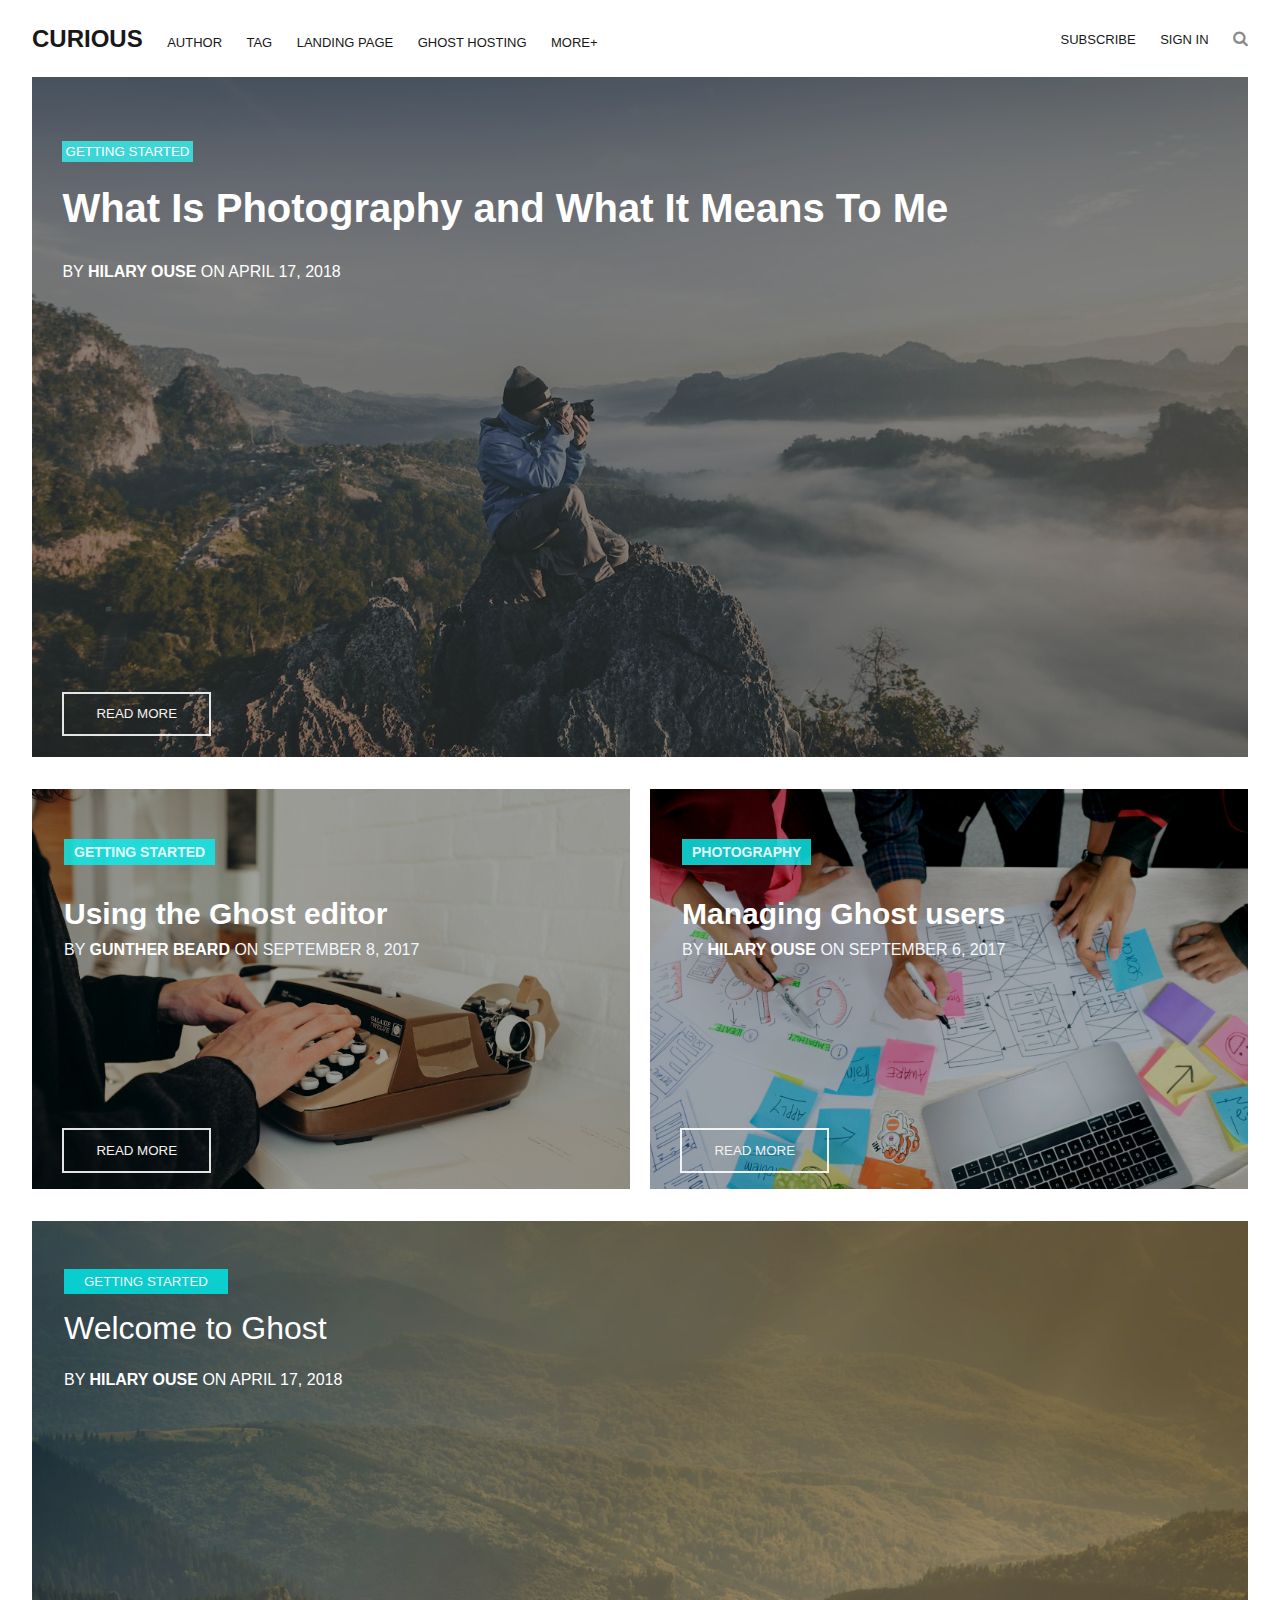
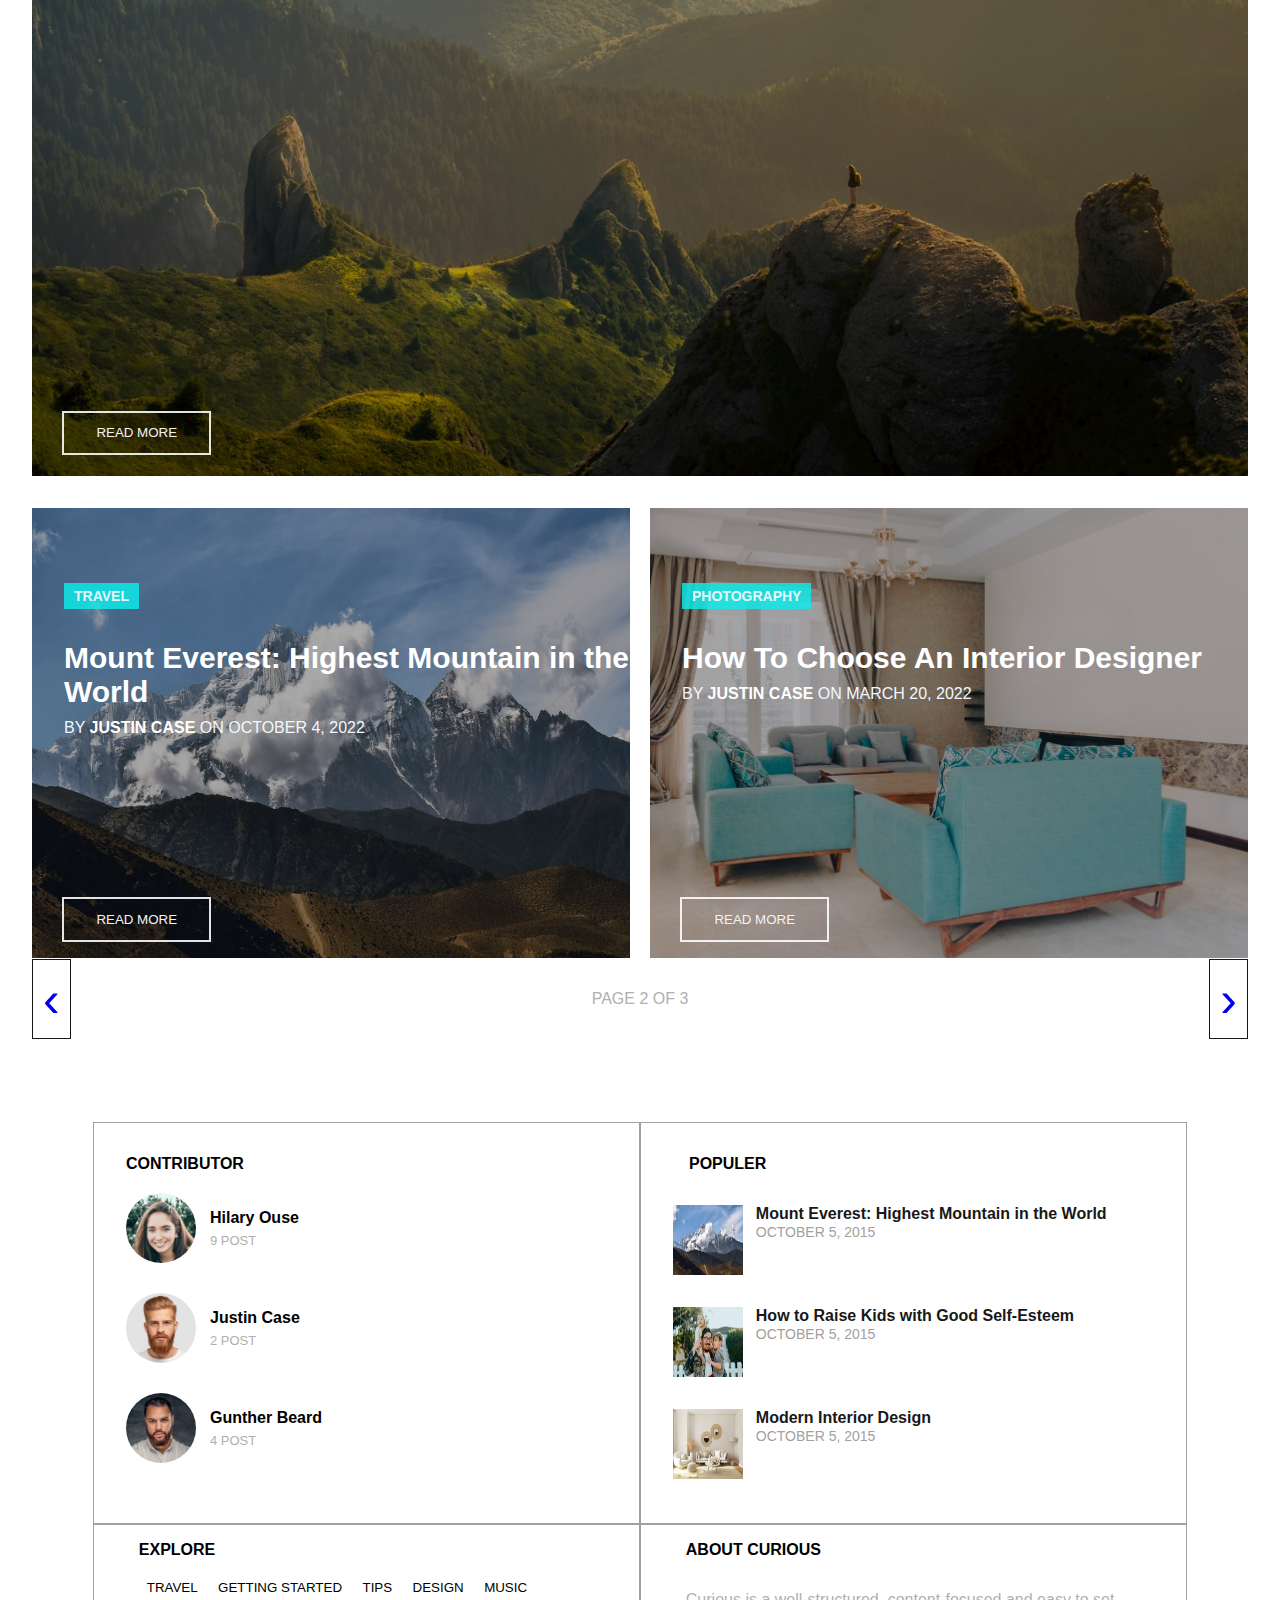
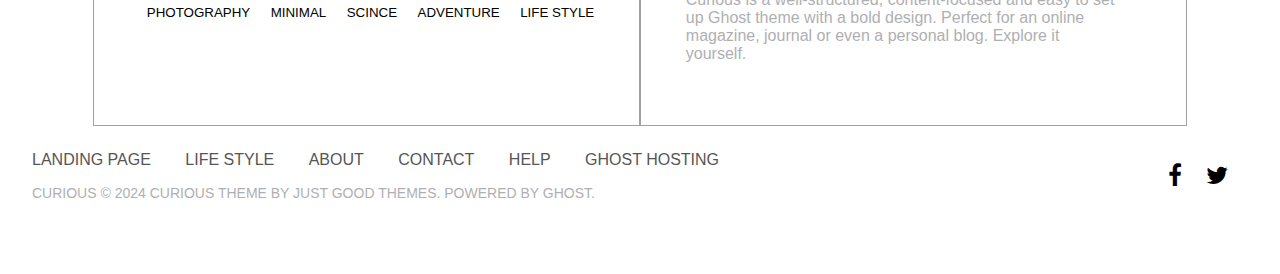
<file: page2.html>
<!DOCTYPE html>
<html lang="en">
<head>
    <meta charset="UTF-8">
    <meta name="viewport" content="width=device-width, initial-scale=1.0">
    <title>page-2</title>
    <link rel="stylesheet" href="post2.css">
    <link
    rel="stylesheet"
    href="https://cdnjs.cloudflare.com/ajax/libs/font-awesome/4.7.0/css/font-awesome.min.css"
  />
  <link href="https://fonts.cdnfonts.com/css/helvetica-neue-55" rel="stylesheet">
  <style>
    @import url('https://fonts.cdnfonts.com/css/helvetica-neue-55');
    </style>
</head>
<body>
    <div class="nav-container">
        <div class="nav-items">
            <a href="index.html" class="logo-name" id="logo">CURIOUS</a>
            <a href="" class="nav-link">AUTHOR</a>
            <a href="" class="nav-link">TAG</a>
            <a href="" class="nav-link">LANDING PAGE</a>
            <a href="" class="nav-link">GHOST HOSTING</a>
            <a href="" class="nav-link">MORE+</a>
        </div>
        <div class="subscribe">
            <a href="" class="nav-link sub" id="nav-link-1k-2">SUBSCRIBE</a>
            <a href="" class="nav-link sign" id="nav-link-1k-2">SIGN IN</a>
            <a href="" class="nav-link search" id="nav-link-1k"><i class="fa fa-search" aria-hidden="true"></i></a>
            <a href="#" class="nav-link searchs bar" id="nav-link-1k" onclick="showSidebar()"><i class="fa fa-bars" aria-hidden="true"></i></a>
        </div>
        <div class="sidebar" id="sidebar">
            <div class="bottom-border">
                <h3 class="hideBar" onclick="removeBar()"><i class="fa fa-times" aria-hidden="true"></i></h3>
            </div>
            <ul>
                <li class="explore">EXPLORE CURIOUS</li>
                <li><a href="author.html">AUTHOR</a></li>
                <li><a href="tag.html">TAG</a></li>
                <li><a href="landing.html">LANDING PAGE</a></li>
                <li>GHOST HOSTING</li>
                <li>STYLE GUIDE</li>
                <li>CONTACT</li>
                <li class="sub-andsign">SUBSCRIBE / SIGN UP</li>
            </ul>
            <div class="icons-fist">
                <a href="" class="icons-link-fist"><i class="fa fa-facebook" style="color: #71717A;" aria-hidden="true"></i></a>
                <a href="" class="icons-link-fist"><i class="fa fa-twitter"style="color: #71717A;" aria-hidden="true"></i></a>
            </div>
        </div>
    </div>
    <main>
        <div class="first-img">
            <div class="about-0-img" id="about-0-img">
                <div class="about-post-0">
                    <input type="button" value="GETTING STARTED" class="about-0">
                    <p class="post-title-0">
                        What Is Photography and What It Means To Me
                    </p>
                    <p class="post-author-0">
                        BY <strong>HILARY OUSE</strong> ON APRIL 17, 2018
                    </p>
                </div>
                <input type="button" value="READ MORE" id="post-btn-3" class="post-0-button pos-1-btn">
            </div>
        </div>
        <!-- now statrt the div with page -->
        <div class="post-container">
            <div class="post-1 dark" id="post-1-preci">
                <div class="about-post-1">
                    <input type="button" value="GETTING STARTED" class="about">
                    <p class="post-title">
                        Using the Ghost editor
                    </p>
                    <p class="post-author">
                        BY <STRong>GUNTHER BEARD</STRong>  ON SEPTEMBER 8, 2017
                    </p>
                    <input type="button" value="READ MORE" id="post-btn" class="pos-1-btn rule-for-all-1" >
                </div>
            </div>

            <div class="post-2" id="post-1-preci">
                <div class="about-post-2">
                    <input type="button" value="PHOTOGRAPHY" class="about">

                    <p class="post-title">
                        Managing Ghost users
                    </p>
                    <p class="post-author">
                        BY <strong>HILARY OUSE</strong> ON SEPTEMBER 6, 2017
                    </p>
                    <input type="button" value="READ MORE" id="post-btn" class="pos-1-btn rule-for-all-2">
            </div>
        </div>
    </main>
    <main>
        <div class="post-3 " id="post-3-new">
            <div class="about-post-3">
                <input type="button" value="GETTING STARTED" class="about-3">
    
                <p class="post-title-3">
                    Welcome to Ghost
                </p>
                <p class="post-author-3">
                    BY <strong>HILARY OUSE</strong> ON APRIL 17, 2018
                </p>
            </div>
            <input type="button" value="READ MORE" id="post-btn-3" class="post-3-button pos-1-btn">
        </div>
        <div class="post-container">
            <div class="post-4 dark" id="post-1-preci">
                <div class="about-post-1">
                    <input type="button" value="TRAVEL" class="about">
                    <p class="post-title">
                        Mount Everest: Highest Mountain in the World
                    </p>
                    <p class="post-author">
                        BY <strong>JUSTIN CASE</strong> ON OCTOBER 4, 2022
                    </p>
                    <input type="button" value="READ MORE" id="post-btn" class="post-4-btn rule-for-all-4">
                </div>
            </div>

            <div class="post-5" id="post-1-preci">
                <div class="about-post-2">
                    <input type="button" value="PHOTOGRAPHY" class="about">

                    <p class="post-title">
                        How To Choose An Interior Designer
                    </p>
                    <p class="post-author">
                        BY <strong>JUSTIN CASE </strong>ON MARCH 20, 2022
                    </p>
                    <input type="button" value="READ MORE" id="post-btn" class="post-5-btn rule-for-all-5">
            </div>
        </div>
        
    </main>
    <main>
        <!-- <div class="post-6 post-no-6" id="post-6-new">
            <div class="about-post-3">
                <input type="button" value="TRAVEL" class="about-3">
    
                <p class="post-title-3">
                    How To Choose An Interior Designer
                </p>
                <p class="post-author-3">
                    BY <strong>HILARY OUSE</strong> ON APRIL 17, 2018
                </p>
                <input type="button" value="READ MORE" id="post-btn-3">
            </div>
        </div> -->
        <!-- div for next page btn  -->
        <div class="page-change-btn">
            <div class="next">
                <a href="page-3.html"><span id="s">&#8250;</span></a>
            </div>
            <div class="title-of-page">
                <p class="title-page"></p>
            </div>
            <div class="prev">
                <a href="index.html"><span id="s">&#8249;</span></a>
            </div>
        </div>

    </main>
    <main>
        <div class="footer-inside">
            <div class="four-box contributor">
                <div class="img" id="con-img">
                    <p class="title">CONTRIBUTOR</p>
                    <div class="im-con1">
                        <div class="h-img">
                            <img src="Hilary-Ouse.jpg" alt="" height="70px" width="70px" class="con-img"> 
                        </div>
                        <div class="hilary-about">
                            <p class="hilary-con">Hilary Ouse</p>
                            <p class="hilary-con-post">9 POST</p>
                        </div>
                    </div>
                    <div class="im-con1">
                        <div class="h-img">
                            <img src="Justin-Case-1.jpg" alt="" height="70px" width="70px" class="con-img"> 
                        </div>
                        <div class="hilary-about">
                            <p class="hilary-con">Justin Case</p>
                            <p class="hilary-con-post">2 POST</p>
                        </div>
                    </div>
                    <div class="im-con1">
                        <div class="h-img">
                            <img src="Gunther-Beard-1.jpg" alt="" height="70px" width="70px" class="con-img"> 
                        </div>
                        <div class="hilary-about">
                            <p class="hilary-con">Gunther Beard</p>
                            <p class="hilary-con-post">4 POST</p>
                        </div>
                    </div>
                </div>
            </div>
            <div class="four-box populer">
                <p id="populer">POPULER</p>
                <div class="img-post-title">
                    <img src="image_12.jpg" alt="" class="family-img" height="70px" width="70px">
                    <div class="about-family">
                        <p class="family-title">
                            Mount Everest: Highest Mountain in the World
                        </p>
                        <span class="light-text">OCTOBER 5, 2015</span>
                    </div>
                </div>
                <div class="img-post-title">
                    <img src="family.jpg" alt="" class="family-img" height="70px" width="70px">
                    <div class="about-family">
                        <p class="family-title">
                            How to Raise Kids with Good Self-Esteem
                        </p>
                        <span class="light-text">OCTOBER 5, 2015</span>
                    </div>
                </div>
                <div class="img-post-title">
                    <img src="interior.jpg" alt="" class="family-img" height="70px" width="70px">
                    <div class="about-family">
                        <p class="family-title">
                            Modern Interior Design
                        </p>
                        <span class="light-text">OCTOBER 5, 2015</span>
                    </div>
                </div>
            </div>
            <div class="four-box explore-1st spot">

                <div class="tags">
                    <p class="explore-title" id="explore-title">
                        EXPLORE
                    </p>
                    <input type="button" value="TRAVEL" class="in-item ">
                    <input type="button" value="GETTING STARTED" class="in-item">
                    <input type="button" value="TIPS" class="in-item">
                    <input type="button" value="DESIGN"class="in-item">
                    <input type="button" value="MUSIC"class="in-item">
                    <input type="button" value="PHOTOGRAPHY"class="in-item">
                    <input type="button" value="MINIMAL"class="in-item">
                    <input type="button" value="SCINCE"class="in-item">
                    <input type="button" value="ADVENTURE"class="in-item">
                    <input type="button" value="LIFE STYLE"class="in-item">
                </div>
            </div>
            <div class="four-box explore-2">
                <p class="curious">
                    ABOUT CURIOUS
                </p>
                <div class="about-curious-detail">

                    <span class="font-style-about">Curious is a well-structured, content-focused and easy to set up Ghost theme with a bold design. Perfect for an online magazine, journal or even a personal blog. Explore it yourself.</span>
                </div>
            </div>
        </div>
        <div class="footer-stage">
            <div class="footer" id="footer-link-copy">
                <a href="" class="footer-links" id="foot-link-1">LANDING PAGE</a>
                <a href="" class="footer-links">LIFE STYLE</a>
                <a href="" class="footer-links">ABOUT</a>
                <a href="" class="footer-links">CONTACT</a>
                <a href="" class="footer-links">HELP</a>
                <a href="" class="footer-links">GHOST HOSTING</a>
                <p class="copy">
                     CURIOUS © 2024 CURIOUS THEME BY JUST GOOD THEMES. POWERED BY GHOST.
                </p>
            </div>
            <div class="icons">
                <a href="" class="icons-link"><i class="fa fa-facebook" aria-hidden="true"></i></a>
                <a href="" class="icons-link"><i class="fa fa-twitter" aria-hidden="true"></i></a>
            </div>
        </div>
    </main>
    <script src="page2.js"></script>
</body>
</html>
</file>
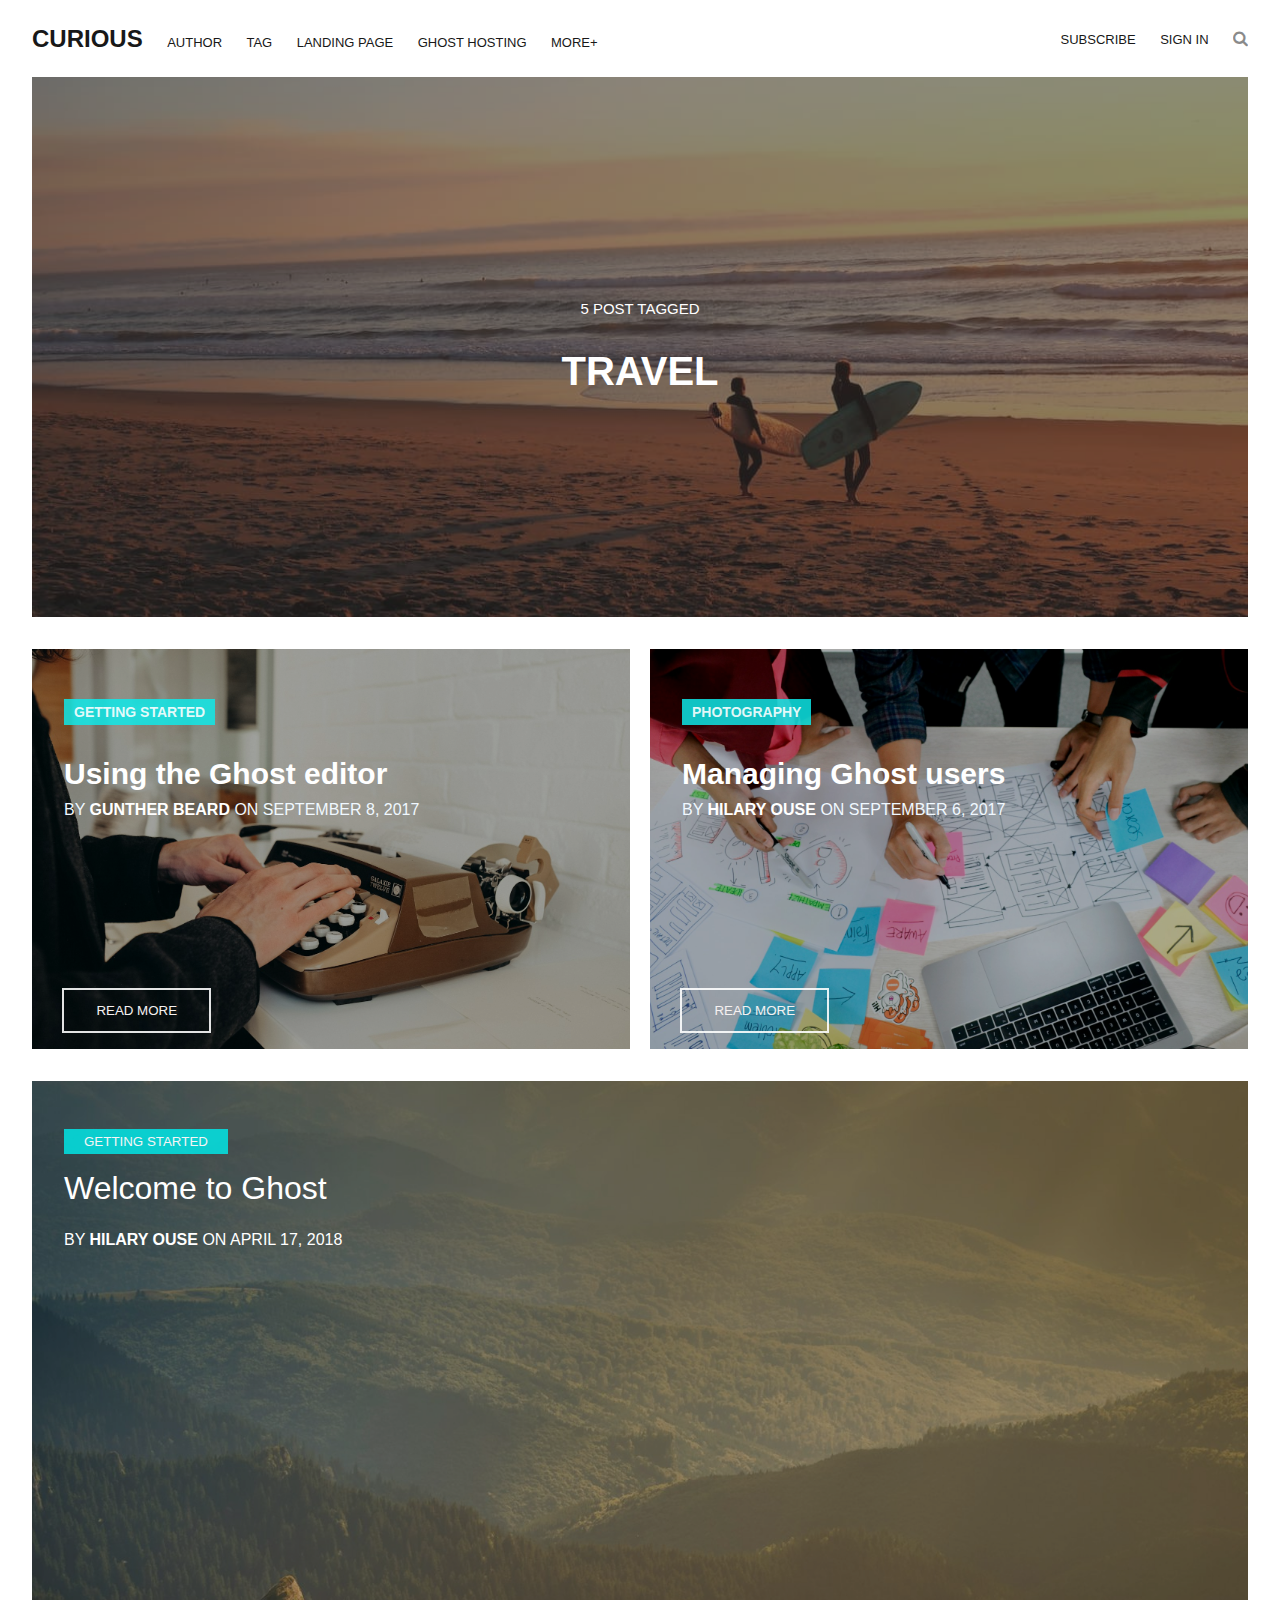
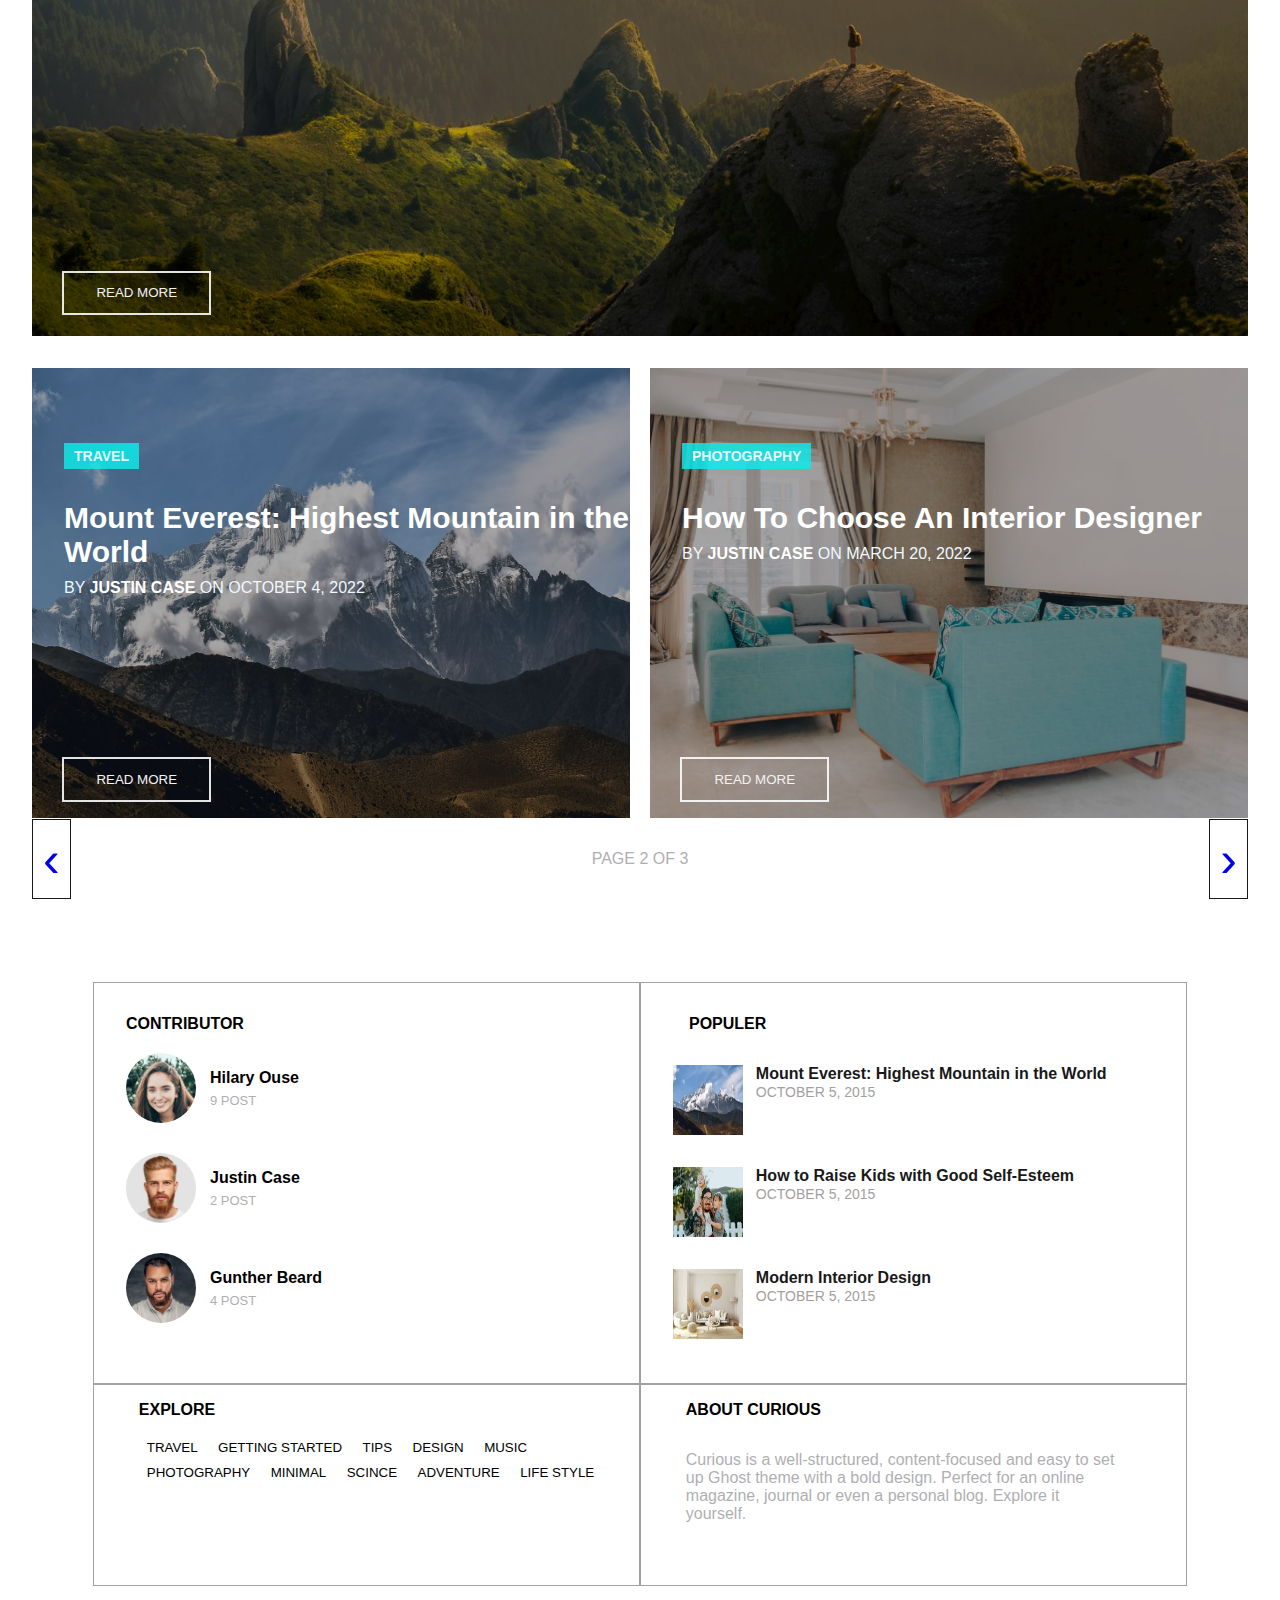
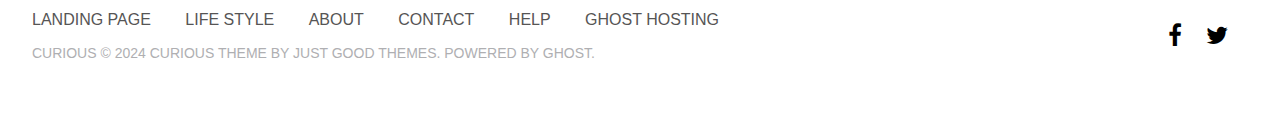
<file: tag.html>
<!DOCTYPE html>
<html lang="en">
<head>
    <meta charset="UTF-8">
    <meta name="viewport" content="width=device-width, initial-scale=1.0">
    <title>tag</title>
    <link rel="stylesheet" href="tag.css">
    <link
    rel="stylesheet"
    href="https://cdnjs.cloudflare.com/ajax/libs/font-awesome/4.7.0/css/font-awesome.min.css"
  />
  <link href="https://fonts.cdnfonts.com/css/helvetica-neue-55" rel="stylesheet">
  <style>
    @import url('https://fonts.cdnfonts.com/css/helvetica-neue-55');
    </style>
</head>
<body>
    <div class="nav-container">
        <div class="nav-items">
            <a href="index.html" class="logo-name" id="logo">CURIOUS</a>
            <a href="" class="nav-link">AUTHOR</a>
            <a href="" class="nav-link">TAG</a>
            <a href="" class="nav-link">LANDING PAGE</a>
            <a href="" class="nav-link">GHOST HOSTING</a>
            <a href="" class="nav-link">MORE+</a>
        </div>
        <div class="subscribe">
            <a href="" class="nav-link sub" id="nav-link-1k-2">SUBSCRIBE</a>
            <a href="" class="nav-link sign" id="nav-link-1k-2">SIGN IN</a>
            <a href="" class="nav-link search" id="nav-link-1k"><i class="fa fa-search" aria-hidden="true"></i></a>
            <a href="#" class="nav-link searchs bar" id="nav-link-1k" onclick="showSidebar()"><i class="fa fa-bars" aria-hidden="true"></i></a>
        </div>
        <div class="sidebar" id="sidebar">
            <div class="bottom-border">
                <h3 class="hideBar" onclick="removeBar()"><i class="fa fa-times" aria-hidden="true"></i></h3>
            </div>
            <ul>
                <li class="explore">EXPLORE CURIOUS</li>
                <li><a href="author.html">AUTHOR</a></li>
                <li><a href="tag.html">TAG</a></li>
                <li><a href="landing.html">LANDING PAGE</a></li>
                <li>GHOST HOSTING</li>
                <li>STYLE GUIDE</li>
                <li>CONTACT</li>
                <li class="sub-andsign">SUBSCRIBE / SIGN UP</li>
            </ul>
            <div class="icons-fist" id="icons">
                <a href="" class="icons-link-fist"><i class="fa fa-facebook" style="color: #71717A;" aria-hidden="true"></i></a>
                <a href="" class="icons-link-fist"><i class="fa fa-twitter"style="color: #71717A;" aria-hidden="true"></i></a>
            </div>
        </div>
    </div>
    <main>
        <div class="first-img" id="first-img">
                <div class="about-post-0">
                    <p class="post-count-0">
                        5 POST TAGGED
                    </p>
                    <p class="post-author-0">
                        TRAVEL
                    </p>
                </div>
        </div>
        <!-- now statrt the div with page -->
        <div class="post-container">
            <div class="post-1 dark" id="post-1-preci">
                <div class="about-post-1">
                    <input type="button" value="GETTING STARTED" class="about">
                    <p class="post-title">
                        Using the Ghost editor
                    </p>
                    <p class="post-author">
                        BY <STRong>GUNTHER BEARD</STRong>  ON SEPTEMBER 8, 2017
                    </p>
                    <input type="button" value="READ MORE" id="post-btn" class="pos-1-btn rule-for-all-1" >
                </div>
            </div>

            <div class="post-2" id="post-1-preci">
                <div class="about-post-2">
                    <input type="button" value="PHOTOGRAPHY" class="about">

                    <p class="post-title">
                        Managing Ghost users
                    </p>
                    <p class="post-author">
                        BY <strong>HILARY OUSE</strong> ON SEPTEMBER 6, 2017
                    </p>
                    <input type="button" value="READ MORE" id="post-btn" class="pos-1-btn rule-for-all-2">
            </div>
        </div>
    </main>
    <main>
        <div class="post-3 " id="post-3-new">
            <div class="about-post-3">
                <input type="button" value="GETTING STARTED" class="about-3">
    
                <p class="post-title-3">
                    Welcome to Ghost
                </p>
                <p class="post-author-3">
                    BY <strong>HILARY OUSE</strong> ON APRIL 17, 2018
                </p>
            </div>
            <input type="button" value="READ MORE" id="post-btn-3" class="post-3-button pos-1-btn">
        </div>
        <div class="post-container">
            <div class="post-4 dark" id="post-1-preci">
                <div class="about-post-1">
                    <input type="button" value="TRAVEL" class="about">
                    <p class="post-title">
                        Mount Everest: Highest Mountain in the World
                    </p>
                    <p class="post-author">
                        BY <strong>JUSTIN CASE</strong> ON OCTOBER 4, 2022
                    </p>
                    <input type="button" value="READ MORE" id="post-btn" class="post-4-btn rule-for-all-4">
                </div>
            </div>

            <div class="post-5" id="post-1-preci">
                <div class="about-post-2">
                    <input type="button" value="PHOTOGRAPHY" class="about">

                    <p class="post-title">
                        How To Choose An Interior Designer
                    </p>
                    <p class="post-author">
                        BY <strong>JUSTIN CASE </strong>ON MARCH 20, 2022
                    </p>
                    <input type="button" value="READ MORE" id="post-btn" class="post-5-btn rule-for-all-5">
            </div>
        </div>
        
    </main>
    <main>
        <!-- <div class="post-6 post-no-6" id="post-6-new">
            <div class="about-post-3">
                <input type="button" value="TRAVEL" class="about-3">
    
                <p class="post-title-3">
                    How To Choose An Interior Designer
                </p>
                <p class="post-author-3">
                    BY <strong>HILARY OUSE</strong> ON APRIL 17, 2018
                </p>
                <input type="button" value="READ MORE" id="post-btn-3">
            </div>
        </div> -->
        <!-- div for next page btn  -->
        <div class="page-change-btn">
            <div class="next">
                <a href="page-3.html"><span id="s">&#8250;</span></a>
            </div>
            <div class="title-of-page">
                <p class="title-page"></p>
            </div>
            <div class="prev">
                <a href="index.html"><span id="s">&#8249;</span></a>
            </div>
        </div>

    </main>
    <main>
        <div class="footer-inside">
            <div class="four-box contributor">
                <div class="img" id="con-img">
                    <p class="title">CONTRIBUTOR</p>
                    <div class="im-con1">
                        <div class="h-img">
                            <img src="Hilary-Ouse.jpg" alt="" height="70px" width="70px" class="con-img"> 
                        </div>
                        <div class="hilary-about">
                            <p class="hilary-con">Hilary Ouse</p>
                            <p class="hilary-con-post">9 POST</p>
                        </div>
                    </div>
                    <div class="im-con1">
                        <div class="h-img">
                            <img src="Justin-Case-1.jpg" alt="" height="70px" width="70px" class="con-img"> 
                        </div>
                        <div class="hilary-about">
                            <p class="hilary-con">Justin Case</p>
                            <p class="hilary-con-post">2 POST</p>
                        </div>
                    </div>
                    <div class="im-con1">
                        <div class="h-img">
                            <img src="Gunther-Beard-1.jpg" alt="" height="70px" width="70px" class="con-img"> 
                        </div>
                        <div class="hilary-about">
                            <p class="hilary-con">Gunther Beard</p>
                            <p class="hilary-con-post">4 POST</p>
                        </div>
                    </div>
                </div>
            </div>
            <div class="four-box populer">
                <p id="populer">POPULER</p>
                <div class="img-post-title">
                    <img src="image_12.jpg" alt="" class="family-img" height="70px" width="70px">
                    <div class="about-family">
                        <p class="family-title">
                            Mount Everest: Highest Mountain in the World
                        </p>
                        <span class="light-text">OCTOBER 5, 2015</span>
                    </div>
                </div>
                <div class="img-post-title">
                    <img src="family.jpg" alt="" class="family-img" height="70px" width="70px">
                    <div class="about-family">
                        <p class="family-title">
                            How to Raise Kids with Good Self-Esteem
                        </p>
                        <span class="light-text">OCTOBER 5, 2015</span>
                    </div>
                </div>
                <div class="img-post-title">
                    <img src="interior.jpg" alt="" class="family-img" height="70px" width="70px">
                    <div class="about-family">
                        <p class="family-title">
                            Modern Interior Design
                        </p>
                        <span class="light-text">OCTOBER 5, 2015</span>
                    </div>
                </div>
            </div>
            <div class="four-box explore-1st spot">

                <div class="tags">
                    <p class="explore-title" id="explore-title">
                        EXPLORE
                    </p>
                    <input type="button" value="TRAVEL" class="in-item ">
                    <input type="button" value="GETTING STARTED" class="in-item">
                    <input type="button" value="TIPS" class="in-item">
                    <input type="button" value="DESIGN"class="in-item">
                    <input type="button" value="MUSIC"class="in-item">
                    <input type="button" value="PHOTOGRAPHY"class="in-item">
                    <input type="button" value="MINIMAL"class="in-item">
                    <input type="button" value="SCINCE"class="in-item">
                    <input type="button" value="ADVENTURE"class="in-item">
                    <input type="button" value="LIFE STYLE"class="in-item">
                </div>
            </div>
            <div class="four-box explore-2">
                <p class="curious">
                    ABOUT CURIOUS
                </p>
                <div class="about-curious-detail">

                    <span class="font-style-about">Curious is a well-structured, content-focused and easy to set up Ghost theme with a bold design. Perfect for an online magazine, journal or even a personal blog. Explore it yourself.</span>
                </div>
            </div>
        </div>
        <div class="footer-stage">
            <div class="footer" id="footer-link-copy">
                <a href="" class="footer-links" id="foot-link-1">LANDING PAGE</a>
                <a href="" class="footer-links">LIFE STYLE</a>
                <a href="" class="footer-links">ABOUT</a>
                <a href="" class="footer-links">CONTACT</a>
                <a href="" class="footer-links">HELP</a>
                <a href="" class="footer-links">GHOST HOSTING</a>
                <p class="copy">
                     CURIOUS © 2024 CURIOUS THEME BY JUST GOOD THEMES. POWERED BY GHOST.
                </p>
            </div>
            <div class="icons">
                <a href="" class="icons-link"><i class="fa fa-facebook" aria-hidden="true"></i></a>
                <a href="" class="icons-link"><i class="fa fa-twitter" aria-hidden="true"></i></a>
            </div>
        </div>
    </main>
    <script src="page2.js"></script>
</body>
</html>
</file>
<file: index.css>
@import url('https://fonts.cdnfonts.com/css/helvetica-neue-55');

* {
    padding: 0;
    margin: 0;
    font-family: Arial, Helvetica, sans-serif;
}

main {
    margin-left: 2rem;
    margin-right: 2rem;
}
@media(max-width:900px){
    main {
        margin-left: 1rem;
        margin-right: 1rem;
    }
}






.nav-container {
    height: 77px;
    display: flex;
    justify-content: space-between;
    align-items: center;
    margin-left: 2rem;
    margin-right: 2rem;

}

.logo-name {
    font-family: Arial, Helvetica, sans-serif;
    color: #181818;
    font-weight: bolder;
    text-decoration: none;
}

#logo {
    font-size: x-large;
}

.nav-link {
    font-size: 13px;
    color: #181818;
    font-family: Arial, Helvetica, sans-serif;
    text-decoration: none;
    margin-left: 20px;

}

/* media query for navbar without logo after 1000px */
@media(max-width:1000px) {
    .nav-link {
        display: none;
    }

    #nav-link-1k{
        display: inline;
    }
    #nav-link-1k-2{
        display: inline;

    }
}
@media(max-width:500px) {
    #nav-link-1k-2 {
        display: none;
    }
}

.search,
.nav-link:hover {
    opacity: .5;
}

.search i {
    font-size: 16px;
    color: #181818;

}

#nav-link-1k .fa-bars {
    font-size: 16px;
}

.searchs {
    display: none;
}

.first-img {
    --overlay-opacity: 0.5;
    background-image: url(1-630.jpg);
    background-position: center;
    background-repeat: no-repeat;
    background-size: cover;
    height: 100vh;
    width: 100%;
    display: flex;
    justify-content: center;
    align-items: center;
    opacity: .90;
    position: relative;
}

.first-img::before {
    content: "";
    position: absolute;
    top: 0;
    left: 0;
    width: 100%;
    height: 100%;
    background-color: rgba(0, 0, 0, var(--overlay-opacity));
}

/* for div img */
@media(max-width:1400px) {
    .first-img {
        height: 680px;
        width: 100%;
    }
}

@media(max-width:1000px) {
    .first-img {
        height: 60vh;
        width: 100%;
    }

    .head {
        font-size: 30px;
        margin-bottom: 2rem;
        font-family: Arial, Helvetica, sans-serif;
        color: white;
        margin-left: 2rem;

    }

    .para-for-first {
        font-size: 18px;
        font-family: sans-serif;
        color: white;
        margin-bottom: 20px;
        margin-left: 2rem;
    }

    .about-first-img {

        border-left: 8px solid rgb(0, 153, 255);
        position: relative;
        width: 700px;
        height: 200px;
        z-index: 1;
        margin-left: 3.75rem;
        /* Additional styles for your content */
    }
}

@media(max-width:900px) {
    .first-img {
        height: 465px;
        width: 100%;
    }
}

@media(max-width:750px) {
    .first-img {
        height: 465;
        width: 100%;
    }

    .head {
        font-size: 22px;
        margin-bottom: 2rem;
        font-family: Arial, Helvetica, sans-serif;
        color: white;
        margin-left: 2rem;

    }

    #head-prior {
        font-size: 22px;
    }

    .para-for-first {
        font-size: 14px;
        font-family: sans-serif;
        color: white;
        margin-bottom: 20px;
        margin-left: 1rem;
    }

    #p-f-f {
        font-size: 16px;
    }

    .about-first-img {
        border-left: 4px solid rgb(0, 153, 255);
        position: relative;
        width: 700px;
        height: 200px;
        z-index: 1;
        margin-left: 3.75rem;
        margin-right: .70rem;
        /* Additional styles for your content */
    }
}

@media(max-width:620px) {
    .first-img {
        height: 35vh;
        width: 100%;
    }

    .head {
        font-size: 22px;
        margin-bottom: 2rem;
        font-family: Arial, Helvetica, sans-serif;
        color: white;
        margin-left: 2rem;

    }

    #head-prior {
        font-size: 20px;
    }

    .para-for-first {
        font-size: 10px;
        font-family: sans-serif;
        color: white;
        margin-bottom: 20px;
        margin-left: 2rem;
    }

    #p-f-f {
        font-size: 16px;
        font-weight: lighter;
    }
    #about-first-img {

        border-left: 4px solid rgb(0, 153, 255);
        position: relative;
        width: 700px;
        height: 200px;
        z-index: 1;
        margin-left: 1.75rem;
        /* Additional styles for your content */
    }
}
@media(max-width:350px){
    .first-img {
        height: 80vh;
        width: 100%;
        display: flex;
        justify-content: center;
        align-items: center;
    }
    #about-first-img {

        border-left: 4px solid rgb(0, 153, 255);
        position: relative;
        width: 700px;
        height: 200px;
        z-index: 1;
        margin-left: 1.75rem;
        /* Additional styles for your content */
    }
    #p-f-f {
        font-size: 16px;
        font-weight: lighter;
    }

}

.head {
    font-size: 40px;
    margin-bottom: 2rem;
    font-family: Arial, Helvetica, sans-serif;
    color: white;
    margin-left: 2rem;

}

.para-for-first {
    font-size: 22px;
    font-family: sans-serif;
    color: white;
    margin-bottom: 20px;
    margin-left: 2rem;


}

.about-first-img {
    border-left: 8px solid rgb(0, 153, 255);
    position: relative;
    width: 700px;
    height: 200px;
    z-index: 1;
    /* Additional styles for your content */
}

.btn-sub {
    padding: .80rem 2rem;
    font-family: Arial, Helvetica, sans-serif;
    background-color: transparent;
    border: 2px solid white;
    color: white;
    font-weight: 500;
    margin-left: 2rem;

}

.btn-sub:hover {
    background-color: rgb(0, 153, 255);
    transition: 1s;
    cursor: pointer;
    border: none;

}


/* for menu bar  */
/* #bar {
}
.nav-container{
    position: relative;

} */

/* .sidebar {
    position: absolute;
     right: 2%; 
    top: 2rem;
    right: -2rem;
    height: 100vh;
    padding: 30px;
    width: 70%;
    background-color: white;
    z-index: 999;
    /* border-radius: 30px; 
    display: none;

}
 */

 #bar {
    position: relative;
}

.sidebar {
    position: absolute;
    right: 2%;
    top: 4rem;
    height: 70vh;
    padding: 30px;
    background-color: white;
    z-index: 999;
    border-radius: 30px;
    display: none;

}
li >a{
    text-decoration: none;
    color: #717174 ;
}
ul li {
    list-style: none;
    margin-bottom: 1rem;
    font-family: Arial, Helvetica, sans-serif;
    font-size: 14px;
    color: #717174;
}

ul li:hover {
    opacity: 0.5;
}
.icons-fist{
    margin-top:1rem;
}
.icons-link-fist{
    font-size: x-large;
    color: #717174;
    margin-right: 20px;
}
.bottom-border{
   border-bottom: 2px solid rgb(70, 65, 65);
   margin-bottom: 2rem;
}
.explore {
    margin-bottom: 3rem;
    color: #181818;
    font-size: 20px;
    font-weight: bold;
}
.sub-andsign{
    margin-top: 1.5rem;
}

.hideBar .fa-times {
    font-size: xx-large;
    margin-bottom: 2rem;
    display: flex;
    justify-content: center;
    align-items: center;
    font-weight: lighter;
}

/* japan and new york post div  */
.post-container {
    margin-top: 2rem;
    display: flex;
    justify-content: center;
    align-items: center;
    gap: 20px;
    margin-bottom: 2rem;

}

/* meadia for post container */
@media(max-width:950px) {
    .post-container {
        margin-top: 2rem;
        display: flex;
        flex-direction: column;
        justify-content: center;
        align-items: center;
        gap: 20px;
        margin-bottom: 2rem;
        margin-left: 0;
        margin-right: 0;
    }

    .post-1 {

        margin-left: 0;
        margin-right: 0;
    }

    #post-1-preci {
        height: 465px;
        width: 100%;
    }

    .post-2 {
        height: 465px;
        width: 740px;
        margin-left: 0;
        margin-right: 0;
    }
}
@media(max-width:360px){
    .post-1{
        position: relative;
    }
    .pos-1-btn{
        position: absolute;
        bottom: 1rem;
        left: 1rem;
    }
    #post-3-new{
        position: relative;
    }
    .post-3{
        position: relative;
    }
    .post-4{
        position: relative;
    }
    .post-4-btn{
        position: absolute;
        left: 1.9rem;
        bottom: 1rem;
    }
    .post-5{
        position: relative;
    }
    .post-5-btn{
        position: absolute;
        left: 1.9rem;
        bottom: 1rem;
    }

    
}
@media(min-width:360px){
    .post-1{
        position: relative;
    }
    .pos-1-btn{
        position: absolute;
        bottom: 1rem;
        left: 1rem;
    }
    #post-3-new{
        position: relative;
    }
    .post-3{
        position: relative;
    }
    .post-4{
        position: relative;
    }
    .post-4-btn{
        position: absolute;
        left: 1.9rem;
        bottom: 1rem;
    }
    .post-5{
        position: relative;
    }
    .post-5-btn{
        position: absolute;
        left: 1.9rem;
        bottom: 1rem;
    }

    
}

.post-1 {
    position: relative;
    display: flex;
    justify-content: start;
    align-items: center;
    background-image: url(japan-1.jpg);
    background-position: center;
    background-size: cover;
    background-repeat: no-repeat;
    height: 400px;
    width: 609px;
}

.post-1::after {
    content: '';
    position: absolute;
    width: 100%;
    height: 100%;
    top: 0;
    left: 0;
    background-color: rgb(0, 0, 0, 0.33);
}


.post-2 {
    position: relative;
    display: flex;
    justify-content: start;
    align-items: center;
    background-image: url(image_4.jpg);
    background-position: center;
    background-size: cover;
    background-repeat: no-repeat;
    height: 400px;
    width: 609px;

}

.post-2::after {
    content: '';
    position: absolute;
    width: 100%;
    height: 100%;
    top: 0;
    left: 0;
    background-color: rgb(0, 0, 0, 0.33);
}


.about-post-1 {
    margin-left: 2rem;
    height: 150px;
    width: 100%;
    margin-bottom: 150px;
    z-index: 990;


}

.about-post-2 {
    margin-left: 2rem;
    height: 150px;
    width: 100%;
    margin-bottom: 150px;
    z-index: 990;


}

#post-btn {
    padding: .80rem 2rem;
    font-family: Arial, Helvetica, sans-serif;
    background-color: transparent;
    border: 2px solid rgba(255, 255, 255, 0.887);
    color: rgb(245, 241, 241);
    font-weight: 500;
    margin-top: 100px;
}

#post-btn:hover {
    background-color: rgb(0, 153, 255);
    transition: 1s;
    cursor: pointer;
    border: none;
}

.about {
    padding: 5px 10px;
    font-size: 14px;
    justify-content: center;
    background-color: rgba(13, 234, 234, 0.832);
    margin-bottom: 2rem;
    border: none;
    font-weight: 700;
    color: rgba(255, 255, 255, 0.887);
    font-family: Arial, Helvetica, sans-serif;
    box-sizing: border-box;
}

.about:hover {
    background-color: transparent;
    /* border: 2px solid whitesmoke; */
    box-shadow: inset 0 0 0 2px white;

}

.post-title {
    font-size: 30px;
    font-weight: 800;
    color: white;
    margin-bottom: 10px;
    font-family: Arial, Helvetica, sans-serif;
}

.post-title:hover {
    text-decoration: underline rgb(18, 224, 224);
}

.post-author {
    color: aliceblue;
    font-family: Arial, Helvetica, sans-serif;
}

strong {
    color: white;
}

/* media for post-3 start from 1400px */
@media(max-width:1400px) {
    #post-3-new{
        height: 85vh;
        width: 100%;
    }
    #post-6-new{
        height: 95vh;
        width: 100%;
    }
}

@media(max-width:1300px) {
    #post-3-new {
        height: 85vh;
        width: 100%;
    }
    #post-6-new{
        height: 85vh;
        width: 100%;
    }
}

@media(max-width:900px) {
    #post-3-new {
        height: 450px;
        width: 100%;
    }
    #post-6-new{
        height: 450px;
        width: 100%;
    }
    


}

/* it is for previous button */

.prev{
    visibility: hidden;
}



.post-3 {
    position: relative;
    background-image: url(image_5.jpg);
    background-position: center;
    background-size: cover;
    background-repeat: no-repeat;
    height: 90vh;
    width: 100%;
    display: flex;
    justify-content: left;
    align-items: self-start;
}

.post-3::after {
    content: '';
    position: absolute;
    width: 100%;
    height: 100%;
    top: 0;
    left: 0;
    background-color: rgb(0, 0, 0, 0.33);
}

.about-post-3 {
    margin-top: 3rem;
    margin-left: 4rem;
    width: 700px;
    z-index: 999;

}

.about-3 {
    padding: 5px 20px;
    color: whitesmoke;
    font-weight: 500;
    margin-bottom: 1rem;
    background-color: rgba(0, 233, 233, 0.827);
    border: none;
    box-sizing: border-box;
}

.about-3:hover {
    background-color: transparent;
    box-shadow: inset 0 0 0 2px white;

}

.post-title-3 {
    font-size: xx-large;
    color: white;

}

.post-title-3:hover {
    text-decoration: underline rgb(18, 224, 224);
}

.post-author-3 {
    color: white;
    margin-top: 1.5rem;
}

#post-btn-3 {
    position: absolute;
    left: 1.9rem;
    bottom: 1.3rem;
    padding: .80rem 2rem;
    font-family: Arial, Helvetica, sans-serif;
    background-color: transparent;
    border: 2px solid rgba(255, 255, 255, 0.887);
    color: rgb(245, 241, 241);
    font-weight: 500;
    margin-top: 260px;
    z-index: 1;
}

#post-btn-3:hover {
    background-color: rgb(0, 153, 255);
    transition: 1s;
    cursor: pointer;
    border: none;


}
/* .input-btn {
    border: none;
    padding: 10px 20px;
    background-color: transparent;
    cursor: pointer;
    outline: none;
    transition: box-shadow 0.3s ease;
}

.input-btn:hover {
    box-shadow: inset 0 0 0 2px black;
} */


/* now it's for post 4 */
.post-4 {
    position: relative;
    display: flex;
    justify-content: start;
    align-items: center;
    background-image: url(javier-martinez-xHlsVDnMRcM-unsplash-395.jpg);
    background-position: center;
    background-size: cover;
    background-repeat: no-repeat;
    height: 450px;
    width: 609px;
}

.post-4::after {
    content: '';
    position: absolute;
    width: 100%;
    height: 100%;
    top: 0;
    left: 0;
    background-color: rgb(0, 0, 0, 0.33);
}

.post-5 {
    position: relative;
    display: flex;
    justify-content: start;
    align-items: center;
    background-image: url(image_7.jpg);
    background-position: center;
    background-size: cover;
    background-repeat: no-repeat;
    height: 450px;
    width: 609px;

}

.post-5::after {
    content: '';
    position: absolute;
    width: 100%;
    height: 100%;
    top: 0;
    left: 0;
    background-color: rgb(0, 0, 0, 0.33);
}

.post-6 {
    position: relative;
    background-image: url(jeremy-bishop-_CFv3bntQlQ-unsplash-1-.jpg);
    background-position: center;
    background-size: cover;
    background-repeat: no-repeat;
    height: 90vh;
    width: 100%;
    display: flex;
    justify-content: left;
    align-items: self-start;
}

.post-6::after {
    content: '';
    position: absolute;
    width: 100%;
    height: 100%;
    top: 0;
    left: 0;
    background-color: rgb(0, 0, 0, 0.33);
}

.about-6:hover {
    background-color: transparent;
    border: 2px solid whitesmoke;
}

.post-title-6:hover {
    text-decoration: underline rgb(18, 224, 224);
}

/* hover for all strong tag in html for author name */
strong:hover {
    text-decoration: underline rgb(18, 224, 224);

}


/* these css for next page slider */
.page-change-btn {
    display: flex;
    justify-content: space-around;
    height: 100px;
    width: 100%;
    margin-top: 2rem;
    position: relative;
}

#s {
    font-size: 50px;
    padding: 10px;
    border: 1.5px solid #181818;
    align-self: center;
    text-align: center;
    margin: 0px;
}

.next #s {
    display: flex;
    justify-content: flex-start;
    align-items: center;
    position: absolute;
    right: 0%;

}

.prev #s {
    position: absolute;
    left: 0%;
    display: flex;
    justify-content: flex-start;
    align-items: center;
}

.prev #s:hover {
    background-color: rgb(18, 224, 224);
    cursor: pointer;
    color: white;
    border: none;
}

.next #s:hover {
    background-color: rgb(18, 224, 224);
    cursor: pointer;
    color: white;
    border: none;

}

.title-page {
    color: #afafb2;
    font-size: 16px;
}

/* for footer insider div */
.footer-inside {
    flex-wrap: wrap;
    display: flex;
    justify-content: center;
    align-items: center;
    margin-top: 2rem;
    /* gap: 2px; */

}

.four-box {
    height: 400px;
    width: 545px;
    border: .03px solid #a3a0a0;

}

/* ,edia for four div i will lwss the div width so that they stick togather till 1000px */
@media(max-width:1150px){
    .four-box {
        height: 360px;
        width: 495px;
        border: .03px solid #a3a0a0;
    
    }
}
@media(max-width:1060px){
    .four-box {
        height: 370px;
        width: 430px;
        border: .03px solid #a3a0a0;
    
    }
    
}
@media(max-width:400px){
    .four-box {
        height: 470px;
        width: 300px;
        border: .03px solid #a3a0a0;
    
    }
    
}
/* FOR CONTRIBUTOR DIV  */
#con-img {
    margin-left: 2rem;
    display: flex;
    flex-direction: column;
    justify-content: center;
    gap: 20px;
    flex-wrap: wrap;
    position: relative;
}

.title {
    margin-top: 2rem;
    font-weight: 800;
}

.con-img {
    border-radius: 50%;
    position: absolute;
}

/* wanted to flex img and post div */
.im-con1 {
    display: flex;
    justify-content: space-between;
    position: relative;
    margin-bottom: 5rem;
    flex-wrap: wrap;
}

.hilary-about {
    margin-left: -60px;
    position: absolute;
    left: 9rem;
    top: 1rem;
}

.hilary-con {
    font-weight: 600;
}

.hilary-con:hover {
    text-decoration: underline rgb(18, 224, 224);


}

.hilary-con-post {
    font-style: light;
    font-size: 13px;
    margin-top: 6px;
    color: #afafb2;
}

/* experiment */
.img-post-title {
    display: flex;
    justify-content: flex-start;
    margin-top: 2rem;
    margin-left: 2rem;
}


#populer {
    display: flex;
    justify-content: flex-start;
    flex-wrap: wrap;
    margin-top: 2rem;
    margin-left: 3rem;
    font-weight: 800;
}

.about-family {
    margin-left: .80rem;
}

.family-title {
    font-size: medium;
    font-weight: 600;
    color: #181818;
}

.family-title:hover {
    text-decoration: underline rgb(18, 224, 224);
}

.light-text {
    font-style: light;
    font-size: 14px;
    color: #a3a0a0;
}

#img-post-title {
    margin-left: -5rem;
}

/* start for explore div  */
.explore-1st {
    height: 200px;
    display: flex;
    justify-content: center;
    flex-wrap: wrap;
}

.explore-2 {
    height: 200px;
    display: block;
    justify-content: center;
    align-items: center;

}

@media(max-width:420px){
    .explore-1st {
        height: 300px;
        display: flex;
        justify-content: center;
        flex-wrap: wrap;
    }
    
    .explore-2 {
        height: 260px;
        display: block;
        justify-content: center;
        align-items: center;
    
    }
}
.explore-title{
    margin-top: 1rem;
    margin-bottom: 1rem;
    font-family: 'Gill Sans', 'Gill Sans MT', Calibri, 'Trebuchet MS', sans-serif;
    font-weight: 800;

}
@media(min-width:1060px){

}
.tags {
    margin-left: 2.8rem;
    justify-content: center;
    align-items: center;
}

.in-item {
    margin: 3px;
    padding-top: 2px;
    padding-bottom: 2px;
    padding-left: 5px;
    padding-right: 5px;
    background-color: transparent;
    box-sizing: border-box;
    border: none;
}

.in-item:hover {
    background-color: rgb(19, 225, 229);
    box-shadow: hidden 0 0 0 2px white;
    color: white;
    cursor: pointer;
}

.curious {
    font-weight: 800;
    margin-top: 1rem;
    margin-bottom: 2rem;
    margin-left: 2.80rem;
}

.about-curious-detail {
    margin-left: 2.80rem;
    width: 80%;

}

.font-style-about {
    font-size: medium;
    font-style: light;
    margin-bottom: 10px;
    color: #afafb2;
    font-weight: lighter;
}

/* footer is started here  */
.footer-stage {
    height: 100px;
    display: flex;
    justify-content: space-between;
    align-items: center;
    padding-bottom: 3rem;
}
/* add media for footer so that it flex direction cen be aolumn */
@media(max-width:1100px){
    .footer-stage {
        margin-top: 2rem;
        height: 100px;
        display: flex;
        flex-direction: column;
        justify-content:center;
        align-items: center;
        padding-bottom: 3rem;
        gap: 20px;
        text-align: center;
    }
    #footer-link-copy{
        display: block;
        justify-content: center;
        align-items: center;
    }
}


.copy {
    margin-top: 1rem;
    font-size: 14px;
    font-weight: lighter;
    color: #afafb2;
}

.footer-links {
    margin-left: 30px;
    text-decoration: none;
    color: #565555;
    font-weight: lighter;
}
/* media for a tags */
@media(max-width:760px){
    .footer-links{
        font-size: 14px;
        margin-left: 20px;
        margin-top: 15px;
    }
}
@media(max-width:637px){
    .footer-links{
        display: flexbox;
        justify-content: center;
        align-items: center;
        font-size: 13px;
        margin-left: 20px;
        margin-top: 15px;
        flex-wrap: wrap;
    }
}
#foot-link-1 {
    margin-left: 0;
}

.footer-links:hover {
    opacity: .5;
}

.icons-link {
    font-size: x-large;
    margin-right: 20px;
    text-decoration: none;
}
.fa-twitter,.fa-facebook{
    text-decoration: none;
    color: black;
}
</file>
<file: author.css>
@import url('https://fonts.cdnfonts.com/css/helvetica-neue-55');

* {
    padding: 0;
    margin: 0;
    font-family: Arial, Helvetica, sans-serif;
}

main {
    margin-left: 2rem;
    margin-right: 2rem;
}
@media(max-width:900px){
    main {
        margin-left: 1rem;
        margin-right: 1rem;
    }
}

/* for author div */
.author-0{
    height: 60vh;
    width: 100%;
    display: flex;
    justify-content: center;
    align-items: center;
    padding-bottom: 4rem;
}
.about-author-0{
    justify-content: center;
    align-items: center;
    text-align: center;
    width: 60%;
    height: 40vh;
}
.post-count{
    font-size: 14px;
    margin-bottom: 2rem;
    color: #a3a0a0;

}
.author-name{
    font-size: 40px;
    font-weight: bold;
    margin-bottom: 1rem;
}
.author-img-0{
    border-radius: 50%;
    margin-bottom: 1rem;
}
.detail-about-author{
    color: #a3a0a0;
    font-style: italic;
    font-weight: lighter;
    font-size: 18px;
    margin-bottom: 2rem;

}
.author-site{
    margin-left: 20px;
    text-decoration: none;
    font-size: 14px;
    color: #565555;
    margin-top: 10px;
}
.author-link:hover{
    text-decoration: underline rgb(15, 211, 211);
}
.info-about-author{
    display: flex;
    justify-content: center;
    align-items: center;
    flex-wrap: wrap;
}

.nav-container {
    height: 77px;
    display: flex;
    justify-content: space-between;
    align-items: center;
    margin-left: 2rem;
    margin-right: 2rem;

}

.logo-name {
    font-family: Arial, Helvetica, sans-serif;
    color: #181818;
    font-weight: bolder;
    text-decoration: none;
}

#logo {
    font-size: x-large;
}

.nav-link {
    font-size: 13px;
    color: #181818;
    font-family: Arial, Helvetica, sans-serif;
    text-decoration: none;
    margin-left: 20px;

}

/* media query for navbar without logo after 1000px */
@media(max-width:1000px) {
    .nav-link {
        display: none;
    }

    #nav-link-1k{
        display: inline;
    }
    #nav-link-1k-2{
        display: inline;

    }
}
@media(max-width:500px) {
    #nav-link-1k-2 {
        display: none;
    }
}

.search,
.nav-link:hover {
    opacity: .5;
}

.search i {
    font-size: 16px;
    color: #181818;

}

#nav-link-1k .fa-bars {
    font-size: 16px;
}

.searchs {
    display: none;
}

.first-img {
    --overlay-opacity: 0.5;
    background-image: url(1-630.jpg);
    background-position: center;
    background-repeat: no-repeat;
    background-size: cover;
    height: 100vh;
    width: 100%;
    display: flex;
    justify-content: center;
    align-items: center;
    opacity: .90;
    position: relative;
}

.first-img::before {
    content: "";
    position: absolute;
    top: 0;
    left: 0;
    width: 100%;
    height: 100%;
    background-color: rgba(0, 0, 0, var(--overlay-opacity));
}

/* for div img */
@media(max-width:1400px) {
    .first-img {
        height: 680px;
        width: 100%;
    }
}

@media(max-width:1000px) {
    .first-img {
        height: 60vh;
        width: 100%;
    }

    .head {
        font-size: 30px;
        margin-bottom: 2rem;
        font-family: Arial, Helvetica, sans-serif;
        color: white;
        margin-left: 2rem;

    }

    .para-for-first {
        font-size: 18px;
        font-family: sans-serif;
        color: white;
        margin-bottom: 20px;
        margin-left: 2rem;
    }

    .about-first-img {

        border-left: 8px solid rgb(0, 153, 255);
        position: relative;
        width: 700px;
        height: 200px;
        z-index: 1;
        margin-left: 3.75rem;
        /* Additional styles for your content */
    }
}

@media(max-width:900px) {
    .first-img {
        height: 465px;
        width: 100%;
    }
}

@media(max-width:750px) {
    .first-img {
        height: 465;
        width: 100%;
    }

    .head {
        font-size: 22px;
        margin-bottom: 2rem;
        font-family: Arial, Helvetica, sans-serif;
        color: white;
        margin-left: 2rem;

    }

    #head-prior {
        font-size: 22px;
    }

    .para-for-first {
        font-size: 14px;
        font-family: sans-serif;
        color: white;
        margin-bottom: 20px;
        margin-left: 1rem;
    }

    #p-f-f {
        font-size: 16px;
    }

    .about-first-img {
        border-left: 4px solid rgb(0, 153, 255);
        position: relative;
        width: 700px;
        height: 200px;
        z-index: 1;
        margin-left: 3.75rem;
        margin-right: .70rem;
        /* Additional styles for your content */
    }
}

@media(max-width:620px) {
    .first-img {
        height: 35vh;
        width: 100%;
    }

    .head {
        font-size: 22px;
        margin-bottom: 2rem;
        font-family: Arial, Helvetica, sans-serif;
        color: white;
        margin-left: 2rem;

    }

    #head-prior {
        font-size: 20px;
    }

    .para-for-first {
        font-size: 10px;
        font-family: sans-serif;
        color: white;
        margin-bottom: 20px;
        margin-left: 2rem;
    }

    #p-f-f {
        font-size: 16px;
        font-weight: lighter;
    }
    #about-first-img {

        border-left: 4px solid rgb(0, 153, 255);
        position: relative;
        width: 700px;
        height: 200px;
        z-index: 1;
        margin-left: 1.75rem;
        /* Additional styles for your content */
    }
}
@media(max-width:350px){
    .first-img {
        height: 80vh;
        width: 100%;
        display: flex;
        justify-content: center;
        align-items: center;
    }
    #about-first-img {

        border-left: 4px solid rgb(0, 153, 255);
        position: relative;
        width: 700px;
        height: 200px;
        z-index: 1;
        margin-left: 1.75rem;
        /* Additional styles for your content */
    }
    #p-f-f {
        font-size: 16px;
        font-weight: lighter;
    }

}

.head {
    font-size: 40px;
    margin-bottom: 2rem;
    font-family: Arial, Helvetica, sans-serif;
    color: white;
    margin-left: 2rem;

}

.para-for-first {
    font-size: 22px;
    font-family: sans-serif;
    color: white;
    margin-bottom: 20px;
    margin-left: 2rem;


}

.about-first-img {
    border-left: 8px solid rgb(0, 153, 255);
    position: relative;
    width: 700px;
    height: 200px;
    z-index: 1;
    /* Additional styles for your content */
}

.btn-sub {
    padding: .80rem 2rem;
    font-family: Arial, Helvetica, sans-serif;
    background-color: transparent;
    border: 2px solid white;
    color: white;
    font-weight: 500;
    margin-left: 2rem;

}

.btn-sub:hover {
    background-color: rgb(0, 153, 255);
    transition: 1s;
    cursor: pointer;
    border: none;

}


/* for menu bar  */
#bar {
    position: relative;
}

.sidebar {
    position: absolute;
    right: 2%;
    top: 4rem;
    height: 70vh;
    padding: 30px;
    background-color: white;
    z-index: 999;
    border-radius: 30px;
    display: none;

}

li >a{
    text-decoration: none;
    color: #717174 ;
}
.bottom-border{
    border-bottom: 2px solid rgb(70, 65, 65);
    margin-bottom: 2rem;
 }
.icons-fist{
    margin-top:1rem;
}
.icons-link-fist{
    font-size: x-large;
    color: #717174;
    margin-right: 20px;
}


ul li {
    list-style: none;
    margin-bottom: 1rem;
    font-family: Arial, Helvetica, sans-serif;
    font-size: 14px;
    color: #717174;
    cursor: pointer;
}

ul li:hover {
    opacity: 0.5;
}
.icons-fist{
    margin-top:2rem;
}
.icons-link-fist>i:hover{
    opacity: .5;
}
.icons-link-fist{
    font-size: x-large;
    color: #717174;
    margin-right: 20px;
}
.bottom-border{
   border-bottom: 2px solid rgb(70, 65, 65);
   margin-bottom: 2rem;
}
.explore {
    margin-bottom: 2rem;
    color: #181818;
    font-size: 20px;
    font-weight: bold;
}

.sub-andsign{
    margin-top: 1rem;
}

.hideBar .fa-times {
    font-size: xx-large;
    margin-bottom: 2rem;
    display: flex;
    justify-content: center;
    align-items: center;
    font-weight: lighter;
}

/* japan and new york post div  */
.post-container {
    margin-top: 2rem;
    display: flex;
    justify-content: center;
    align-items: center;
    gap: 20px;
    margin-bottom: 2rem;

}

/* meadia for post container */
@media(max-width:950px) {
    .post-container {
        margin-top: 2rem;
        display: flex;
        flex-direction: column;
        justify-content: center;
        align-items: center;
        gap: 20px;
        margin-bottom: 2rem;
        margin-left: 0;
        margin-right: 0;
    }

    .post-1 {

        margin-left: 0;
        margin-right: 0;
    }

    #post-1-preci {
        height: 465px;
        width: 100%;
    }

    .post-2 {
        height: 465px;
        width: 740px;
        margin-left: 0;
        margin-right: 0;
    }
}
@media(max-width:360px){
    .post-1{
        position: relative;
    }
    .pos-1-btn{
        position: absolute;
        bottom: 1rem;
        left: 1rem;
    }
    #post-3-new{
        position: relative;
    }
    .post-3{
        position: relative;
    }
    .post-4{
        position: relative;
    }
    .post-4-btn{
        position: absolute;
        left: 1.9rem;
        bottom: 1rem;
    }
    .post-5{
        position: relative;
    }
    .post-5-btn{
        position: absolute;
        left: 1.9rem;
        bottom: 1rem;
    }

    
}

@media(min-width:360px){
    .post-1{
        position: relative;
    }
    .pos-1-btn{
        position: absolute;
        bottom: 1rem;
        left: 1rem;
    }
    #post-3-new{
        position: relative;
    }
    .post-3{
        position: relative;
    }
    .post-4{
        position: relative;
    }
    .post-4-btn{
        position: absolute;
        left: 1.9rem;
        bottom: 1rem;
    }
    .post-5{
        position: relative;
    }
    .post-5-btn{
        position: absolute;
        left: 1.9rem;
        bottom: 1rem;
    }

    
}








.post-1 {
    position: relative;
    display: flex;
    justify-content: start;
    align-items: center;
    background-image: url(japan-1.jpg);
    background-position: center;
    background-size: cover;
    background-repeat: no-repeat;
    height: 400px;
    width: 609px;
}

.post-1::after {
    content: '';
    position: absolute;
    width: 100%;
    height: 100%;
    top: 0;
    left: 0;
    background-color: rgb(0, 0, 0, 0.33);
}


.post-2 {
    position: relative;
    display: flex;
    justify-content: start;
    align-items: center;
    background-image: url(image_4.jpg);
    background-position: center;
    background-size: cover;
    background-repeat: no-repeat;
    height: 400px;
    width: 609px;

}

.post-2::after {
    content: '';
    position: absolute;
    width: 100%;
    height: 100%;
    top: 0;
    left: 0;
    background-color: rgb(0, 0, 0, 0.33);
}


.about-post-1 {
    margin-left: 2rem;
    height: 150px;
    width: 100%;
    margin-bottom: 150px;
    z-index: 990;


}

.about-post-2 {
    margin-left: 2rem;
    height: 150px;
    width: 100%;
    margin-bottom: 150px;
    z-index: 990;


}

#post-btn {
    padding: .80rem 2rem;
    font-family: Arial, Helvetica, sans-serif;
    background-color: transparent;
    border: 2px solid rgba(255, 255, 255, 0.887);
    color: rgb(245, 241, 241);
    font-weight: 500;
    margin-top: 100px;
}

#post-btn:hover {
    background-color: rgb(0, 153, 255);
    transition: 1s;
    cursor: pointer;
    border: none;
}

.about {
    padding: 5px 10px;
    font-size: 14px;
    justify-content: center;
    background-color: rgba(13, 234, 234, 0.832);
    margin-bottom: 2rem;
    border: none;
    font-weight: 700;
    color: rgba(255, 255, 255, 0.887);
    font-family: Arial, Helvetica, sans-serif;
    box-sizing: border-box;
}

.about:hover {
    background-color: transparent;
    /* border: 2px solid whitesmoke; */
    box-shadow: inset 0 0 0 2px white;

}

.post-title {
    font-size: 30px;
    font-weight: 800;
    color: white;
    margin-bottom: 10px;
    font-family: Arial, Helvetica, sans-serif;
}

.post-title:hover {
    text-decoration: underline rgb(18, 224, 224);
}

.post-author {
    color: aliceblue;
    font-family: Arial, Helvetica, sans-serif;
}

strong {
    color: white;
}

/* media for post-3 start from 1400px */
@media(max-width:1400px) {
    #post-3-new{
        height: 85vh;
        width: 100%;
    }
    #post-6-new{
        height: 95vh;
        width: 100%;
    }
}

@media(max-width:1300px) {
    #post-3-new {
        height: 85vh;
        width: 100%;
    }
    #post-6-new{
        height: 85vh;
        width: 100%;
    }
}

@media(max-width:900px) {
    #post-3-new {
        height: 450px;
        width: 100%;
    }
    #post-6-new{
        height: 450px;
        width: 100%;
    }
    


}

/* it is for previous button */

.prev{
    visibility: hidden;
}



.post-3 {
    position: relative;
    background-image: url(image_5.jpg);
    background-position: center;
    background-size: cover;
    background-repeat: no-repeat;
    height: 90vh;
    width: 100%;
    display: flex;
    justify-content: left;
    align-items: self-start;
}

.post-3::after {
    content: '';
    position: absolute;
    width: 100%;
    height: 100%;
    top: 0;
    left: 0;
    background-color: rgb(0, 0, 0, 0.33);
}

.about-post-3 {
    margin-top: 3rem;
    margin-left: 4rem;
    width: 700px;
    z-index: 999;

}

.about-3 {
    padding: 5px 20px;
    color: whitesmoke;
    font-weight: 500;
    margin-bottom: 1rem;
    background-color: rgba(0, 233, 233, 0.827);
    border: none;
    box-sizing: border-box;
}

.about-3:hover {
    background-color: transparent;
    box-shadow: inset 0 0 0 2px white;

}

.post-title-3 {
    font-size: xx-large;
    color: white;

}

.post-title-3:hover {
    text-decoration: underline rgb(18, 224, 224);
}

.post-author-3 {
    color: white;
    margin-top: 1.5rem;
}

#post-btn-3 {
    position: absolute;
    left: 1.9rem;
    bottom: 1.3rem;
    padding: .80rem 2rem;
    font-family: Arial, Helvetica, sans-serif;
    background-color: transparent;
    border: 2px solid rgba(255, 255, 255, 0.887);
    color: rgb(245, 241, 241);
    font-weight: 500;
    margin-top: 260px;
    z-index: 1;
}

#post-btn-3:hover {
    background-color: rgb(0, 153, 255);
    transition: 1s;
    cursor: pointer;
    border: none;


}
/* .input-btn {
    border: none;
    padding: 10px 20px;
    background-color: transparent;
    cursor: pointer;
    outline: none;
    transition: box-shadow 0.3s ease;
}

.input-btn:hover {
    box-shadow: inset 0 0 0 2px black;
} */


/* now it's for post 4 */
.post-4 {
    position: relative;
    display: flex;
    justify-content: start;
    align-items: center;
    background-image: url(javier-martinez-xHlsVDnMRcM-unsplash-395.jpg);
    background-position: center;
    background-size: cover;
    background-repeat: no-repeat;
    height: 450px;
    width: 609px;
}

.post-4::after {
    content: '';
    position: absolute;
    width: 100%;
    height: 100%;
    top: 0;
    left: 0;
    background-color: rgb(0, 0, 0, 0.33);
}

.post-5 {
    position: relative;
    display: flex;
    justify-content: start;
    align-items: center;
    background-image: url(image_7.jpg);
    background-position: center;
    background-size: cover;
    background-repeat: no-repeat;
    height: 450px;
    width: 609px;

}

.post-5::after {
    content: '';
    position: absolute;
    width: 100%;
    height: 100%;
    top: 0;
    left: 0;
    background-color: rgb(0, 0, 0, 0.33);
}

.post-6 {
    position: relative;
    background-image: url(jeremy-bishop-_CFv3bntQlQ-unsplash-1-.jpg);
    background-position: center;
    background-size: cover;
    background-repeat: no-repeat;
    height: 90vh;
    width: 100%;
    display: flex;
    justify-content: left;
    align-items: self-start;
}

.post-6::after {
    content: '';
    position: absolute;
    width: 100%;
    height: 100%;
    top: 0;
    left: 0;
    background-color: rgb(0, 0, 0, 0.33);
}

.about-6:hover {
    background-color: transparent;
    border: 2px solid whitesmoke;
}

.post-title-6:hover {
    text-decoration: underline rgb(18, 224, 224);
}

/* hover for all strong tag in html for author name */
strong:hover {
    text-decoration: underline rgb(18, 224, 224);

}


/* these css for next page slider */
.page-change-btn {
    display: flex;
    justify-content: space-around;
    height: 100px;
    width: 100%;
    margin-top: 2rem;
    position: relative;
}

#s {
    font-size: 50px;
    padding: 10px;
    border: 1.5px solid #181818;
    align-self: center;
    text-align: center;
    margin: 0px;
}

.next #s {
    display: flex;
    justify-content: flex-start;
    align-items: center;
    position: absolute;
    right: 0%;

}

.prev #s {
    position: absolute;
    left: 0%;
    display: flex;
    justify-content: flex-start;
    align-items: center;
}

.prev #s:hover {
    background-color: rgb(18, 224, 224);
    cursor: pointer;
    color: white;
    border: none;
}

.next #s:hover {
    background-color: rgb(18, 224, 224);
    cursor: pointer;
    color: white;
    border: none;

}

.title-page {
    color: #afafb2;
    font-size: 16px;
}

/* for footer insider div */
.footer-inside {
    flex-wrap: wrap;
    display: flex;
    justify-content: center;
    align-items: center;
    margin-top: 2rem;
    /* gap: 2px; */

}

.four-box {
    height: 400px;
    width: 545px;
    border: .03px solid #a3a0a0;

}

/* ,edia for four div i will lwss the div width so that they stick togather till 1000px */
@media(max-width:1150px){
    .four-box {
        height: 360px;
        width: 495px;
        border: .03px solid #a3a0a0;
    
    }
}
@media(max-width:1060px){
    .four-box {
        height: 370px;
        width: 430px;
        border: .03px solid #a3a0a0;
    
    }
    
}
@media(max-width:400px){
    .four-box {
        height: 470px;
        width: 300px;
        border: .03px solid #a3a0a0;
    
    }
    
}
/* FOR CONTRIBUTOR DIV  */
#con-img {
    margin-left: 2rem;
    display: flex;
    flex-direction: column;
    justify-content: center;
    gap: 20px;
    flex-wrap: wrap;
    position: relative;
}

.title {
    margin-top: 2rem;
    font-weight: 800;
}

.con-img {
    border-radius: 50%;
    position: absolute;
}

/* wanted to flex img and post div */
.im-con1 {
    display: flex;
    justify-content: space-between;
    position: relative;
    margin-bottom: 5rem;
    flex-wrap: wrap;
}

.hilary-about {
    margin-left: -60px;
    position: absolute;
    left: 9rem;
    top: 1rem;
}

.hilary-con {
    font-weight: 600;
}

.hilary-con:hover {
    text-decoration: underline rgb(18, 224, 224);


}

.hilary-con-post {
    font-style: light;
    font-size: 13px;
    margin-top: 6px;
    color: #afafb2;
}

/* experiment */
.img-post-title {
    display: flex;
    justify-content: flex-start;
    margin-top: 2rem;
    margin-left: 2rem;
}


#populer {
    display: flex;
    justify-content: flex-start;
    flex-wrap: wrap;
    margin-top: 2rem;
    margin-left: 3rem;
    font-weight: 800;
}

.about-family {
    margin-left: .80rem;
}

.family-title {
    font-size: medium;
    font-weight: 600;
    color: #181818;
}

.family-title:hover {
    text-decoration: underline rgb(18, 224, 224);
}

.light-text {
    font-style: light;
    font-size: 14px;
    color: #a3a0a0;
}

#img-post-title {
    margin-left: -5rem;
}

/* start for explore div  */
.explore-1st {
    height: 200px;
    display: flex;
    justify-content: center;
    flex-wrap: wrap;
}

.explore-2 {
    height: 200px;
    display: block;
    justify-content: center;
    align-items: center;

}

@media(max-width:420px){
    .explore-1st {
        height: 300px;
        display: flex;
        justify-content: center;
        flex-wrap: wrap;
    }
    
    .explore-2 {
        height: 260px;
        display: block;
        justify-content: center;
        align-items: center;
    
    }
}
.explore-title{
    margin-top: 1rem;
    margin-bottom: 1rem;
    font-family: 'Gill Sans', 'Gill Sans MT', Calibri, 'Trebuchet MS', sans-serif;
    font-weight: 800;

}
@media(min-width:1060px){

}
.tags {
    margin-left: 2.8rem;
    justify-content: center;
    align-items: center;
}

.in-item {
    margin: 3px;
    padding-top: 2px;
    padding-bottom: 2px;
    padding-left: 5px;
    padding-right: 5px;
    background-color: transparent;
    box-sizing: border-box;
    border: none;
}

.in-item:hover {
    background-color: rgb(19, 225, 229);
    box-shadow: hidden 0 0 0 2px white;
    color: white;
    cursor: pointer;
}

.curious {
    font-weight: 800;
    margin-top: 1rem;
    margin-bottom: 2rem;
    margin-left: 2.80rem;
}

.about-curious-detail {
    margin-left: 2.80rem;
    width: 80%;

}

.font-style-about {
    font-size: medium;
    font-style: light;
    margin-bottom: 10px;
    color: #afafb2;
    font-weight: lighter;
}

/* footer is started here  */
.footer-stage {
    height: 100px;
    display: flex;
    justify-content: space-between;
    align-items: center;
    padding-bottom: 3rem;
}
/* add media for footer so that it flex direction cen be aolumn */
@media(max-width:1100px){
    .footer-stage {
        margin-top: 2rem;
        height: 100px;
        display: flex;
        flex-direction: column;
        justify-content:center;
        align-items: center;
        padding-bottom: 3rem;
        gap: 20px;
        text-align: center;
    }
    #footer-link-copy{
        display: block;
        justify-content: center;
        align-items: center;
    }
}


.copy {
    margin-top: 1rem;
    font-size: 14px;
    font-weight: lighter;
    color: #afafb2;
}

.footer-links {
    margin-left: 30px;
    text-decoration: none;
    color: #565555;
    font-weight: lighter;
}
/* media for a tags */
@media(max-width:760px){
    .footer-links{
        font-size: 14px;
        margin-left: 20px;
        margin-top: 15px;
    }
}
@media(max-width:637px){
    .footer-links{
        display: flexbox;
        justify-content: center;
        align-items: center;
        font-size: 13px;
        margin-left: 20px;
        margin-top: 15px;
        flex-wrap: wrap;
    }
}
#foot-link-1 {
    margin-left: 0;
}

.footer-links:hover {
    opacity: .5;
}

.icons-link {
    font-size: x-large;
    margin-right: 20px;
    text-decoration: none;
}
.fa-twitter,.fa-facebook{
    text-decoration: none;
    color: black;
}
</file>
<file: landing.css>
@import url('https://fonts.cdnfonts.com/css/helvetica-neue-55');

* {
    padding: 0;
    margin: 0;
    font-family: Arial, Helvetica, sans-serif;
}
main{
    margin-left: 2rem;
    margin-right: 2rem;
}
@media(max-width:900px){
    main {
        margin-left: 1rem;
        margin-right: 1rem;
    }
}
.nav-container {
    height: 77px;
    display: flex;
    justify-content: space-between;
    align-items: center;
    margin-left: 2rem;
    margin-right: 2rem;

}

.logo-name {
    font-family: Arial, Helvetica, sans-serif;
    color: #181818;
    font-weight: bolder;
    text-decoration: none;
}

#logo {
    font-size: x-large;
}

.nav-link {
    font-size: 13px;
    color: #181818;
    font-family: Arial, Helvetica, sans-serif;
    text-decoration: none;
    margin-left: 20px;

}

/* media query for navbar without logo after 1000px */
@media(max-width:1000px) {
    .nav-link {
        display: none;
    }

    #nav-link-1k{
        display: inline;
    }
    #nav-link-1k-2{
        display: inline;

    }
}
@media(max-width:500px) {
    #nav-link-1k-2 {
        display: none;
    }
}

.search,
.nav-link:hover {
    opacity: .5;
}

.search i {
    font-size: 16px;
    color: #181818;

}

#nav-link-1k .fa-bars {
    font-size: 16px;
}

.searchs {
    display: none;
}


#bar {
    position: relative;
}

.sidebar {
    position: absolute;
    right: 2%;
    top: 4rem;
    height: 70vh;
    padding: 30px;
    background-color: white;
    z-index: 999;
    border-radius: 30px;
    display: none;
}

li >a{
    text-decoration: none;
    color: #717174 ;
}
.bottom-border{
    border-bottom: 2px solid rgb(70, 65, 65);
    margin-bottom: 2rem;
 }
.icons-fist{
    margin-top:1rem;
}
.icons-link-fist{
    font-size: x-large;
    color: #717174;
    margin-right: 20px;
}


ul li {
    list-style: none;
    margin-bottom: 1rem;
    font-family: Arial, Helvetica, sans-serif;
    font-size: 14px;
    color: #717174;
    cursor: pointer;
}

ul li:hover {
    opacity: 0.5;
}
.icons-fist{
    margin-top:2rem;
}
.icons-link-fist>i:hover{
    opacity: .5;
}
.icons-link-fist{
    font-size: x-large;
    color: #717174;
    margin-right: 20px;
}
.bottom-border{
   border-bottom: 2px solid rgb(70, 65, 65);
   margin-bottom: 2rem;
}
.explore {
    margin-bottom: 2rem;
    color: #181818;
    font-size: 20px;
    font-weight: bold;
}

.sub-andsign{
    margin-top: 1rem;
}



ul li {
    list-style: none;
    margin-bottom: 1rem;
    font-family: Arial, Helvetica, sans-serif;
    font-size: 14px;
    color: #423f3f;
}

ul li:hover {
    opacity: 0.5;
}

.explore {
    margin-bottom: 1rem;
    color: #181818;
    font-size: 20px;
    font-weight: bold;
}

.hideBar .fa-times {
    font-size: x-large;
    margin-bottom: 2rem;
    display: flex;
    justify-content: center;
    align-items: center;
}

@media(max-width:1090px){
    #input-field{
        padding-top: 15px;
        padding-bottom: 15px;
        padding-right: 8rem;
        padding-left: 1rem;
        border: 1px solid #c6c3c3;
    }
    #sub-btn{
        padding-top: 15px;
        padding-bottom: 15px;
        padding-right: 1rem;
        padding-left: 1rem;
        color: white;
        background-color: rgb(24, 211, 211);
        border: none;
    }
    #sign-up{
        font-size: 40px;
        font-weight: 600;
        margin-bottom: 1rem;
    }
    #sign-detail{
        font-size: 17px;
        text-align: center;
        margin-left: 2.5rem;
        margin-right: 2.5rem;
        color:  #312f2f;
    }
    .after-emal{
        margin-top: 1rem;
        font-size: 14px;
        color: #312f2f;
    }
}
@media(max-width:960px){
    #input-field{
        padding-top: 15px;
        padding-bottom: 15px;
        padding-right: 6rem;
        padding-left: 1rem;
        border: 1px solid #c6c3c3;
    }
    #sub-btn{
        padding-top: 15px;
        padding-bottom: 15px;
        padding-right: .70rem;
        padding-left: .70rem;
        color: white;
        background-color: rgb(24, 211, 211);
        border: none;
    }
    #sign-up{
        font-size: 30px;
        font-weight: 600;
        margin-bottom: 1rem;
    }
    #sign-detail{
        font-size: 15px;
        text-align: center;
        margin-left: 2.5rem;
        margin-right: 2.5rem;
        color:  #312f2f;
    }
    .after-emal{
        margin-top: 1rem;
        font-size: 13px;
        color: #312f2f;
    }
}

@media(max-width:830px){
    #input-field{
        padding-top: 15px;
        padding-bottom: 15px;
        padding-right: 3rem;
        padding-left: 1rem;
        border: 1px solid #c6c3c3;
    }
    #sub-btn{
        padding-top: 15px;
        padding-bottom: 15px;
        padding-right: .50rem;
        padding-left: .50rem;
        color: white;
        background-color: rgb(24, 211, 211);
        border: none;
    }
    #sign-up{
        font-size: 29px;
        font-weight: 600;
        margin-bottom: 1rem;
    }
    #sign-detail{
        font-size: 15px;
        text-align: center;
        margin-left: 2rem;
        margin-right: 2rem;
        color:  #312f2f;
    }
    .after-emal{
        margin-top: 1rem;
        font-size: 12px;
        color: #312f2f;
    }
}

@media(max-width:716px){
    #input-field{
        padding-top: 15px;
        padding-bottom: 15px;
        padding-right: 2rem;
        padding-left: 1rem;
        border: 1px solid #c6c3c3;
    }
    #sub-btn{
        padding-top: 15px;
        padding-bottom: 15px;
        padding-right: .40rem;
        padding-left: .40rem;
        color: white;
        background-color: rgb(24, 211, 211);
        border: none;
    }
    #sign-up{
        font-size: 29px;
        font-weight: 600;
        margin-bottom: 1rem;
    }
    #sign-detail{
        font-size: 15px;
        text-align: center;
        margin-left: 2rem;
        margin-right: 2rem;
        color:  #312f2f;
    }
    .after-emal{
        margin-top: 1rem;
        font-size: 12px;
        color: #312f2f;
    }
    #p1{
        margin-left: 3rem;
        margin-right: 3rem;
        margin-bottom: 3rem;
        font-size: 20px;
        color: #4c4c4c;
        text-align: center;
        
    }
    .big-font{
        font-size: 25px;
        color: #181818;
        font-weight: lighter;
        text-align: center;
        margin-bottom: 4rem;
    }
    #p2{
        margin-left: 3rem;
        margin-right: 6rem;
        margin-bottom: 3rem;
        font-size: 20px;
        color: #4c4c4c;
        text-align: center;
    }
}
@media(max-width:681px){
    .subscriber-img{
        height: 80vh;
        width:100%;
        margin-top: 3rem;
        display: flex;
        justify-content: start;
        align-items: center;
        flex-direction: column;
    }
    #p1{
        margin-left: 2rem;
        margin-right: 2rem;
        margin-bottom: 3rem;
        font-size: 20px;
        color: #4c4c4c;
        text-align: center;
        
    }
    .big-font{
        font-size: 24px;
        color: #181818;
        font-weight: lighter;
        text-align: center;
        margin-bottom: 4rem;
    }
    #p2{
        margin-left: 2rem;
        margin-right: 2rem;
        margin-bottom: 3rem;
        font-size: 20px;
        color: #4c4c4c;
        text-align: center;
    }
}
@media(max-width:374px){
    #btn-for-sub{
        display: flex;
        justify-content: center;
        flex-direction: column;
        align-items: center;
    }
    #input-field{
        padding-top: 15px;
        padding-bottom: 15px;
        padding-right: 3rem;
        padding-left: 1rem;
        border: 1px solid #c6c3c3;

    }
    #sub-btn{

        padding-top: 15px;
        padding-bottom: 15px;
        padding-right: 3rem;
        padding-left: 1rem;
        width: 100%;
        color: white;
        background-color: rgb(24, 211, 211);
        border: none;
    }
    #sign-up{
        font-size: 20px;
        font-weight: 600;
        margin-bottom: 1rem;
    }
    #sign-detail{
        font-size: 13px;
        text-align: center;
        margin-left: 2rem;
        margin-right: 2rem;
        color:  #312f2f;
    }
    .after-emal{
        margin-top: 2rem;
        font-size: 12px;
        color: #312f2f;
        font-weight: 200;
    }
    #p1{
        margin-left: 1rem;
        margin-right: 1rem;
        margin-bottom: 3rem;
        font-size: 20px;
        color: #4c4c4c;
        text-align: center;
        
    }
    .big-font{
        font-size: 25px;
        color: #181818;
        font-weight: lighter;
        text-align: center;
        margin-bottom: 4rem;
    }
    #p2{
        margin-left: 1rem;
        margin-right: 1rem;
        margin-bottom: 3rem;
        font-size: 20px;
        color: #4c4c4c;
        text-align: center;
    }
}


.subscriber-img{
    height: 80vh;
    width:100%;
    margin-top: 3rem;
    display: flex;
    justify-content: start;
    align-items: center;

}
.sub-img{
    background-image: url(john-lee-oMneOBYhJxY-unsplash-1.jpg);
    background-position: center;
    background-repeat: no-repeat;
    background-size: cover;
    height: 548px;
    width:100%;
}
.sub-btn{
    height: 548px;
    width:100%;
    background-color: #e4e4e7;
    display: flex;
    justify-content: center;
    align-items: center;
    flex-direction: column;

}
.sign-up{
    font-size: 50px;
    font-weight: 600;
    margin-bottom: 1rem;
}
.sign-detail{
    font-size: 20px;
    text-align: center;
    margin-left: 2.5rem;
    margin-right: 2.5rem;
    color:  #312f2f;

}
.btn-for-sub{
    padding: 3px;
    display: inline-block;
    background-color: #fef9f9;
    margin-top: 2rem;
}
.email{
    padding-top: 15px;
    padding-bottom: 15px;
    padding-right: 10rem;
    padding-left: 1rem;
    border: 1px solid #c6c3c3;
}
/* #input-field:focus{
    outline: 1px solid #565555;
} */
.btn{
    padding-top: 15px;
    padding-bottom: 15px;
    padding-right: 2rem;
    padding-left: 2rem;
    color: white;
    background-color: rgb(24, 211, 211);
    border: none;

}
.after-emal{
    margin-top: 1rem;
    font-size: 16px;
    color: #312f2f;
}
input::placeholder{
    font-size: 18px;
    color: #b3b3b9;

}

#sub-btn:hover{

}
/* japan and new york post div  */



#s {
    font-size: 50px;
    padding: 10px;
    border: 1.5px solid #181818;
    align-self: center;
    text-align: center;
    margin: 0px;
}

.next #s {
    display: flex;
    justify-content: flex-start;
    align-items: center;
    position: absolute;
    right: 0%;

}

.prev #s {
    position: absolute;
    left: 0%;
    display: flex;
    justify-content: flex-start;
    align-items: center;
}

.prev #s:hover {
    background-color: rgb(18, 224, 224);
    cursor: pointer;
    color: white;
    border: none;
}

.next #s:hover {
    background-color: rgb(18, 224, 224);
    cursor: pointer;
    color: white;
    border: none;

}

.title-page {
    color: #afafb2;
    font-size: 16px;
}

/* for footer insider div */
.footer-inside {
    flex-wrap: wrap;
    display: flex;
    justify-content: center;
    align-items: center;
    margin-top: 2rem;
    /* gap: 2px; */

}

.four-box {
    height: 400px;
    width: 545px;
    border: .03px solid #a3a0a0;

}


/* FOR CONTRIBUTOR DIV  */
#con-img {
    margin-left: 2rem;
    display: flex;
    flex-direction: column;
    justify-content: center;
    gap: 20px;
    flex-wrap: wrap;
    position: relative;
}

.title {
    margin-top: 2rem;
    font-weight: 800;
}

.con-img {
    border-radius: 50%;
    position: absolute;
}

/* wanted to flex img and post div */
.im-con1 {
    display: flex;
    justify-content: space-between;
    position: relative;
    margin-bottom: 5rem;
    flex-wrap: wrap;
}

.hilary-about {
    margin-left: -60px;
    position: absolute;
    left: 9rem;
    top: 1rem;
}

.hilary-con {
    font-weight: 600;
}

.hilary-con:hover {
    text-decoration: underline rgb(18, 224, 224);


}

.hilary-con-post {
    font-style: light;
    font-size: 13px;
    margin-top: 6px;
    color: #afafb2;
}

/* experiment */
.img-post-title {
    display: flex;
    justify-content: flex-start;
    margin-top: 2rem;
    margin-left: 2rem;
}


#populer {
    display: flex;
    justify-content: flex-start;
    flex-wrap: wrap;
    margin-top: 2rem;
    margin-left: 3rem;
    font-weight: 800;
}

.about-family {
    margin-left: .80rem;
}

.family-title {
    font-size: medium;
    font-weight: 600;
    color: #181818;
}

.family-title:hover {
    text-decoration: underline rgb(18, 224, 224);
}

.light-text {
    font-style: light;
    font-size: 14px;
    color: #a3a0a0;
}

#img-post-title {
    margin-left: -5rem;
}

/* start for explore div  */
.explore-1st {
    height: 200px;
    display: flex;
    justify-content: center;
    flex-wrap: wrap;
}

.explore-2 {
    height: 200px;
    display: block;
    justify-content: center;
    align-items: center;

}

@media(max-width:420px){
    .explore-1st {
        height: 300px;
        display: flex;
        justify-content: center;
        flex-wrap: wrap;
    }
    
    .explore-2 {
        height: 260px;
        display: block;
        justify-content: center;
        align-items: center;
    
    }
}
.explore-title{
    margin-top: 1rem;
    margin-bottom: 1rem;
    font-family: 'Gill Sans', 'Gill Sans MT', Calibri, 'Trebuchet MS', sans-serif;
    font-weight: 800;

}
@media(min-width:1060px){

}
.tags {
    margin-left: 2.8rem;
    justify-content: center;
    align-items: center;
}

.in-item {
    margin: 3px;
    padding-top: 2px;
    padding-bottom: 2px;
    padding-left: 5px;
    padding-right: 5px;
    background-color: transparent;
    box-sizing: border-box;
    border: none;

}
.in-item:hover {
    background-color: rgb(19, 225, 229);
    box-shadow: hidden 0 0 0 2px white;
    color: white;
    cursor: pointer;
}

.curious {
    font-weight: 800;
    margin-top: 1rem;
    margin-bottom: 2rem;
    margin-left: 2.80rem;
}

.about-curious-detail {
    margin-left: 2.80rem;
    width: 80%;

}

.font-style-about {
    font-size: medium;
    font-style: light;
    margin-bottom: 10px;
    color: #afafb2;
    font-weight: lighter;
}

/* footer is started here  */
.footer-stage {
    height: 100px;
    display: flex;
    justify-content: space-between;
    align-items: center;
    padding-bottom: 3rem;
}
/* add media for footer so that it flex direction cen be aolumn */
@media(max-width:1100px){
    .footer-stage {
        margin-top: 2rem;
        height: 100px;
        display: flex;
        flex-direction: column;
        justify-content:center;
        align-items: center;
        padding-bottom: 3rem;
        gap: 20px;
        text-align: center;
    }
    #footer-link-copy{
        display: block;
        justify-content: center;
        align-items: center;
    }
}


.copy {
    margin-top: 1rem;
    font-size: 14px;
    font-weight: lighter;
    color: #afafb2;
}

.footer-links {
    margin-left: 30px;
    text-decoration: none;
    color: #565555;
    font-weight: lighter;
}
/* media for a tags */
@media(max-width:760px){
    .footer-links{
        font-size: 14px;
        margin-left: 20px;
        margin-top: 15px;
    }
}
@media(max-width:637px){
    .footer-links{
        display: flexbox;
        justify-content: center;
        align-items: center;
        font-size: 13px;
        margin-left: 20px;
        margin-top: 15px;
        flex-wrap: wrap;
    }
}
#foot-link-1 {
    margin-left: 0;
}

.footer-links:hover {
    opacity: .5;
}

.icons-link {
    font-size: x-large;
    margin-right: 20px;
    text-decoration: none;
}
.fa-twitter,.fa-facebook{
    text-decoration: none;
    color: black;
}



.peragraph{
    margin-top: 2rem;
    display: flex;
    justify-content: center;
    align-items: center;
}
.pera-about-landing-page{
    margin-top: 4rem;
    display: inline;
    justify-content: center;
    align-items: center;
}
.p1{
    margin-left: 6rem;
    margin-right: 6rem;
    margin-bottom: 3rem;
    font-size: 20px;
    color: #4c4c4c;
    text-align: center;
    
}
.big-font{
    font-size: 30px;
    color: #181818;
    font-weight: lighter;
    text-align: center;
    margin-bottom: 4rem;
}
.p2{
    margin-left: 6rem;
    margin-right: 6rem;
    margin-bottom: 3rem;
    font-size: 20px;
    color: #4c4c4c;
}



.wrapper{
    box-sizing: border-box;
    max-width: 75%;
    margin: auto;
}
.wrapper > h1{
      margin: 1.5rem;
      text-align: start;
}
.accordion{
    background-color: white;
    color:rgb(0,0,0,0.8) ;
    cursor: pointer;
    font-size: 1.2rem;
    width: 100%;
    padding: 2rem 2.5rem;
    border: none;
    outline: none;
    transition: .4s;
    display: flex;
    justify-content: space-between;
    align-items: center;
    font-weight: bold;
}
.accordion i{
    font-size: 1.6rem;

}
.active, .accordion:hover{
    background-color:#f1f7f5 ;
}
.pannel{
    padding: 0 2rem 2.5rem 2rem ;
    background-color: white;
    overflow: hidden;
    background-color:#f1f7f5 ;
    display: none;
}
.pannel p{
    color:rgb(0,0,0,0.8) ;
    font-size: 1.2rem;
    line-height: 1.4;
}
.faq{
    border:  1px solid rgba(0,0, 0,0.2);
    margin: 10px 0;
}
.faq.active{
    border: none;
}
/* for created element  */
.para-for-div{
    font-size: 15px;
    font-weight: 800;
    margin-top: 2rem;
}

.after{
    margin-top: 2rem;
    display: flex;
    justify-content: center;
    align-items: center;
}
.p-for-faq{
    font-size: 20px;
    color: #4c4c4c;
    text-align: center;
}
</file>
<file: post-3.css>
@import url('https://fonts.cdnfonts.com/css/helvetica-neue-55');

* {
    padding: 0;
    margin: 0;
    font-family: Arial, Helvetica, sans-serif;
}

main {
    margin-left: 2rem;
    margin-right: 2rem;
}
@media(max-width:900px){
    main {
        margin-left: 1rem;
        margin-right: 1rem;
    }
}


.nav-container {
    height: 77px;
    display: flex;
    justify-content: space-between;
    align-items: center;
    margin-left: 2rem;
    margin-right: 2rem;

}

.logo-name {
    font-family: Arial, Helvetica, sans-serif;
    color: #181818;
    font-weight: bolder;
    text-decoration: none;
}

#logo {
    font-size: x-large;
}

.nav-link {
    font-size: 13px;
    color: #181818;
    font-family: Arial, Helvetica, sans-serif;
    text-decoration: none;
    margin-left: 20px;

}

/* media query for navbar without logo after 1000px */
@media(max-width:1000px) {
    .nav-link {
        display: none;
    }

    #nav-link-1k{
        display: inline;
    }
    #nav-link-1k-2{
        display: inline;

    }
}
@media(max-width:500px) {
    #nav-link-1k-2 {
        display: none;
    }
}

.search,
.nav-link:hover {
    opacity: .5;
}

.search i {
    font-size: 16px;
    color: #181818;

}

#nav-link-1k .fa-bars {
    font-size: 16px;
}

.searchs {
    display: none;
}

.first-img {
    --overlay-opacity: 0.5;
    background-image: url(walking-on-ice.jpg);
    background-position: center;
    background-repeat: no-repeat;
    background-size: cover;
    height: 100vh;
    width: 100%;
    display: flex;
    justify-content: start;
    /* align-items: center; */
    opacity: .90;
    position: relative;
}

.first-img::before {
    content: "";
    position: absolute;
    top: 0;
    left: 0;
    width: 100%;
    height: 100%;
    background-color: rgba(0, 0, 0, var(--overlay-opacity));
}

/* start styling for post 0 */
.about-0-img{
    z-index: 1;
    margin-left: 1.90rem;
    margin-top: 4rem;
    width: 80%;
    
}
.about-0{
    margin-bottom: 1.5rem;
    padding: .2rem;
    color: white;
    background-color: rgb(41, 209, 209);
    border: none;
    box-sizing: border-box;
}
.about-0:hover{
    background-color: transparent;
    box-shadow: inset 0 0 0 2px white;
}
.post-title-0{
    font-size: 40px;
    font-weight: 700;
    color: white;
    margin-bottom: 2rem;
}
.post-title-0:hover{
    text-decoration: underline rgb(21, 208, 208);
}
.post-author-0{
    color: white;
}
/* for div img */
@media(max-width:1400px) {
    .first-img {
        height: 680px;
        width: 100%;
    }
}

@media(max-width:1000px) {
    .first-img {
        height: 60vh;
        width: 100%;
    }

    .head {
        font-size: 30px;
        margin-bottom: 2rem;
        font-family: Arial, Helvetica, sans-serif;
        color: white;
        margin-left: 2rem;

    }

    .para-for-first {
        font-size: 18px;
        font-family: sans-serif;
        color: white;
        margin-bottom: 20px;
        margin-left: 2rem;
    }

    /* .about-first-img {

        border-left: 8px solid rgb(0, 153, 255);
        position: relative;
        width: 700px;
        height: 200px;
        z-index: 1;
        margin-left: 3.75rem;
        /* Additional styles for your content */
    } 
    


@media(max-width:900px) {
    .first-img {
        height: 465px;
        width: 100%;
    }
}

@media(max-width:750px) {
    .first-img {
        height: 465;
        width: 100%;
    }

    .head {
        font-size: 22px;
        margin-bottom: 2rem;
        font-family: Arial, Helvetica, sans-serif;
        color: white;
        margin-left: 2rem;

    }

    #head-prior {
        font-size: 22px;
    }

    .para-for-first {
        font-size: 14px;
        font-family: sans-serif;
        color: white;
        margin-bottom: 20px;
        margin-left: 1rem;
    }

    #p-f-f {
        font-size: 16px;
    }

    .about-first-img {
        border-left: 4px solid rgb(0, 153, 255);
        position: relative;
        width: 700px;
        height: 200px;
        z-index: 1;
        margin-left: 3.75rem;
        margin-right: .70rem;
        /* Additional styles for your content */
    }
}

@media(max-width:620px) {
    .first-img {
        height: 42vh;
        width: 100%;
    }

    .head {
        font-size: 22px;
        margin-bottom: 2rem;
        font-family: Arial, Helvetica, sans-serif;
        color: white;
        margin-left: 2rem;

    }

    #head-prior {
        font-size: 20px;
    }

    .para-for-first {
        font-size: 10px;
        font-family: sans-serif;
        color: white;
        margin-bottom: 20px;
        margin-left: 2rem;
    }

    #p-f-f {
        font-size: 16px;
        font-weight: lighter;
    }
    #about-first-img {

        border-left: 4px solid rgb(0, 153, 255);
        position: relative;
        width: 700px;
        height: 200px;
        z-index: 1;
        margin-left: 1.75rem;
        /* Additional styles for your content */
    }
}
@media(max-width:530px){
    .first-img {
        height: 50vh;
        width: 100%;
    }
    .post-title-0{
       font-size: 35px;
    }
}
@media(max-width:380px){
    .first-img {
        height: 80vh;
        width: 100%;
        display: flex;
        justify-content: center;
        align-items: center;
    }

    .post-title-0{
        font-size: 26px;
     }
    #about-first-img {

        border-left: 4px solid rgb(0, 153, 255);
        position: relative;
        width: 700px;
        height: 200px;
        z-index: 1;
        margin-left: 1.75rem;
        /* Additional styles for your content */
    }
    #p-f-f {
        font-size: 16px;
        font-weight: lighter;
    }

}

/* t's all illusion  */
@media(max-width:300px){
    .footer-stage{
        margin-top: 1rem;
        padding-top: 1rem;
    }
}

.head {
    font-size: 40px;
    margin-bottom: 2rem;
    font-family: Arial, Helvetica, sans-serif;
    color: white;
    margin-left: 2rem;

}

.para-for-first {
    font-size: 22px;
    font-family: sans-serif;
    color: white;
    margin-bottom: 20px;
    margin-left: 2rem;


}

.about-first-img {
    border-left: 8px solid rgb(0, 153, 255);
    position: relative;
    width: 700px;
    height: 200px;
    z-index: 1;
    /* Additional styles for your content */
}

.btn-sub {
    padding: .80rem 2rem;
    font-family: Arial, Helvetica, sans-serif;
    background-color: transparent;
    border: 2px solid white;
    color: white;
    font-weight: 500;
    margin-left: 2rem;

}

.btn-sub:hover {
    background-color: rgb(0, 153, 255);
    transition: 1s;
    cursor: pointer;
    border: none;

}


/* for menu bar  */
#bar {
    position: relative;
}

.sidebar {
    position: absolute;
    right: 2%;
    top: 4rem;
    height: 70vh;
    padding: 30px;
    background-color: white;
    z-index: 999;
    border-radius: 30px;
    display: none;

}

li >a{
    text-decoration: none;
    color: #717174 ;
}
.bottom-border{
    border-bottom: 2px solid rgb(70, 65, 65);
    margin-bottom: 2rem;
 }
.icons-fist{
    margin-top:1rem;
}
.icons-link-fist{
    font-size: x-large;
    color: #717174;
    margin-right: 20px;
}


ul li {
    list-style: none;
    margin-bottom: 1rem;
    font-family: Arial, Helvetica, sans-serif;
    font-size: 14px;
    color: #717174;
    cursor: pointer;
}

ul li:hover {
    opacity: 0.5;
}
.icons-fist{
    margin-top:3rem;
}
.icons-link-fist>i:hover{
    opacity: .5;
}
.icons-link-fist{
    font-size: x-large;
    color: #717174;
    margin-right: 20px;
}
.bottom-border{
   border-bottom: 2px solid rgb(70, 65, 65);
   margin-bottom: 2rem;
}
.explore {
    margin-bottom: 2rem;
    color: #181818;
    font-size: 20px;
    font-weight: bold;
}

.sub-andsign{
    margin-top: 1rem;
}




ul li {
    list-style: none;
    margin-bottom: 1rem;
    font-family: Arial, Helvetica, sans-serif;
    font-size: 14px;
    color: #423f3f;
}

ul li:hover {
    opacity: 0.5;
}

.explore {
    margin-bottom: 1rem;
    color: #181818;
    font-size: 20px;
    font-weight: bold;
}

.hideBar .fa-times {
    font-size: x-large;
    margin-bottom: 2rem;
    display: flex;
    justify-content: center;
    align-items: center;
}

/* japan and new york post div  */
.post-container {
    margin-top: 2rem;
    display: flex;
    justify-content: center;
    align-items: center;
    gap: 20px;
    margin-bottom: 2rem;

}

/* meadia for post container */
@media(max-width:950px) {
    .post-container {
        margin-top: 2rem;
        display: flex;
        flex-direction: column;
        justify-content: center;
        align-items: center;
        gap: 20px;
        margin-bottom: 2rem;
        margin-left: 0;
        margin-right: 0;
    }

    .post-1 {

        margin-left: 0;
        margin-right: 0;
    }

    #post-1-preci {
        height: 465px;
        width: 100%;
    }

    .post-2 {
        height: 465px;
        width: 740px;
        margin-left: 0;
        margin-right: 0;
    }
}
@media(max-width:360px){
    .post-1{
        position: relative;
    }
    .pos-1-btn{
        position: absolute;
        bottom: 1rem;
        left: 1rem;
    }
    #post-3-new{
        position: relative;
    }
    .post-3{
        position: relative;
    }
    .post-4{
        position: relative;
    }
    .post-4-btn{
        position: absolute;
        left: 1.9rem;
        bottom: 1rem;
    }
    .post-5{
        position: relative;
    }
    .post-5-btn{
        position: absolute;
        left: 1.9rem;
        bottom: 1rem;
    }

    
}

.post-1 {
    position: relative;
    display: flex;
    justify-content: start;
    align-items: center;
    background-image: url(image_3.jpg);
    background-position: center;
    background-size: cover;
    background-repeat: no-repeat;
    height: 400px;
    width: 609px;
}
.rule-for-all-1{
    position: absolute;
    bottom: 1rem;
    left: 1.90rem;
}
.post-1::after {
    content: '';
    position: absolute;
    width: 100%;
    height: 100%;
    top: 0;
    left: 0;
    background-color: rgb(0, 0, 0, 0.33);
}


.post-2 {
    position: relative;
    display: flex;
    justify-content: start;
    align-items: center;
    background-image: url(saeed-anahid--GhLgB-oXNw-unsplash.jpg);
    background-position: center;
    background-size: cover;
    background-repeat: no-repeat;
    height: 400px;
    width: 609px;

}
.rule-for-all-2{
    position: absolute;
    bottom: 1rem;
    left: 1.90rem;
}
.post-2::after {
    content: '';
    position: absolute;
    width: 100%;
    height: 100%;
    top: 0;
    left: 0;
    background-color: rgb(0, 0, 0, 0.33);
}


.about-post-1 {
    margin-left: 2rem;
    height: 150px;
    width: 100%;
    margin-bottom: 150px;
    z-index: 990;
}

.about-post-2 {
    margin-left: 2rem;
    height: 150px;
    width: 100%;
    margin-bottom: 150px;
    z-index: 990;


}

#post-btn {
    padding: .80rem 2rem;
    font-family: Arial, Helvetica, sans-serif;
    background-color: transparent;
    border: 2px solid rgba(255, 255, 255, 0.887);
    color: rgb(245, 241, 241);
    font-weight: 500;
    margin-top: 100px;

}

#post-btn:hover {
    background-color: rgb(0, 153, 255);
    transition: 1s;
    cursor: pointer;
    border: none;
}

.about {
    padding: 5px 10px;
    font-size: 14px;
    justify-content: center;
    background-color: rgba(13, 234, 234, 0.832);
    margin-bottom: 2rem;
    border: none;
    font-weight: 700;
    color: rgba(255, 255, 255, 0.887);
    font-family: Arial, Helvetica, sans-serif;
    box-sizing: border-box;
}

.about:hover {
    background-color: transparent;
    box-shadow: inset 0 0 0 2px white;

}

.post-title {
    font-size: 30px;
    font-weight: 800;
    color: white;
    margin-bottom: 10px;
    font-family: Arial, Helvetica, sans-serif;
}

.post-title:hover {
    text-decoration: underline rgb(18, 224, 224);
}

.post-author {
    color: aliceblue;
    font-family: Arial, Helvetica, sans-serif;
}

strong {
    color: white;
}

/* media for post-3 start from 1400px */
@media(max-width:1400px) {
    #post-3-new{
        height: 75vh;
        width: 100%;
    }
    #post-6-new{
        height: 75vh;
        width: 100%;
    }
}

@media(max-width:1300px) {
    #post-3-new {
        height: 95vh;
        width: 100%;
    }
    #post-6-new{
        height: 65vh;
        width: 100%;
    }
}

@media(max-width:900px) {
    #post-3-new {
        height: 450px;
        width: 100%;
    }
    #post-6-new{
        height: 450px;
        width: 100%;
    }
    


}

.next{
    visibility: hidden;
}


.post-3 {
    position: relative;
    background-image: url(inti.jpg);
    background-position: center;
    background-size: cover;
    background-repeat: no-repeat;
    height: 90vh;
    width: 100%;
    display: flex;
    justify-content: left;
    align-items: self-start;
}

.post-3::after {
    content: '';
    position: absolute;
    width: 100%;
    height: 100%;
    top: 0;
    left: 0;
    background-color: rgb(0, 0, 0, 0.33);
}

.about-post-3 {
    margin-top: 3rem;
    margin-left: 32px;
    width: 700px;
    z-index: 999;

}

.about-3 {
    padding: 5px 20px;
    color: whitesmoke;
    font-weight: 500;
    margin-bottom: 1rem;
    background-color: rgba(0, 233, 233, 0.827);
    border: none;
    box-sizing: border-box;
}

.about-3:hover {
    background-color: transparent;
    box-shadow: inset 0 0 0 2px white;
}

.post-title-3 {
    font-size: xx-large;
    color: white;

}

.post-title-3:hover {
    text-decoration: underline rgb(18, 224, 224);
}

.post-author-3 {
    color: white;
    margin-top: 1.5rem;
}

#post-btn-3 {
    position: absolute;
    left: 1.9rem;
    bottom: 1.3rem;
    padding: .80rem 2rem;
    font-family: Arial, Helvetica, sans-serif;
    background-color: transparent;
    border: 2px solid rgba(255, 255, 255, 0.887);
    color: rgb(245, 241, 241);
    font-weight: 500;
    margin-top: 260px;
    z-index: 1;
}

#post-btn-3:hover {
    background-color: rgb(0, 153, 255);
    transition: 1s;
    cursor: pointer;
    border: none;
}


/* now it's for post 4 */
.post-4 {
    position: relative;
    display: flex;
    justify-content: start;
    align-items: center;
    background-image: url(image_6.jpg);
    background-position: center;
    background-size: cover;
    background-repeat: no-repeat;
    height: 450px;
    width: 609px;
}
.rule-for-all-4{
    position: absolute;
    bottom: 1rem;
    left: 1.90rem;
}
.post-4::after {
    content: '';
    position: absolute;
    width: 100%;
    height: 100%;
    top: 0;
    left: 0;
    background-color: rgb(0, 0, 0, 0.33);
}

.post-5 {
    position: relative;
    display: flex;
    justify-content: start;
    align-items: center;
    background-image: url(post=5.jpg);
    background-position: center;
    background-size: cover;
    background-repeat: no-repeat;
    height: 450px;
    width: 609px;

}
.rule-for-all-5{
    position: absolute;
    bottom: 1rem;
    left: 1.90rem;
}
.post-5::after {
    content: '';
    position: absolute;
    width: 100%;
    height: 100%;
    top: 0;
    left: 0;
    background-color: rgb(0, 0, 0, 0.33);
}
/* 
.post-6 {
    position: relative;
    background-image: url(interior-94.jpg);
    background-position: center;
    background-size: cover;
    background-repeat: no-repeat;
    height: 90vh;
    width: 100%;
    display: flex;
    justify-content: left;
    align-items: self-start;
} */

/* .post-6::after {
    content: '';
    position: absolute;
    width: 100%;
    height: 100%;
    top: 0;
    left: 0;
    background-color: rgb(0, 0, 0, 0.33);
} */
/* 
.about-6:hover {
    background-color: transparent;
    border: 2px solid whitesmoke;
} */

/* .post-title-6:hover {
    text-decoration: underline rgb(18, 224, 224);
} */

/* hover for all strong tag in html for author name */
strong:hover {
    text-decoration: underline rgb(18, 224, 224);

}


/* these css for next page slider */
.page-change-btn {
    display: flex;
    justify-content: space-around;
    height: 100px;
    width: 100%;
    margin-top: 2rem;
    position: relative;
}

#s {
    font-size: 50px;
    padding: 10px;
    border: 1.5px solid #181818;
    align-self: center;
    text-align: center;
    margin: 0px;
}

.next #s {
    display: flex;
    justify-content: flex-start;
    align-items: center;
    position: absolute;
    right: 0%;

}

.prev #s {
    position: absolute;
    left: 0%;
    display: flex;
    justify-content: flex-start;
    align-items: center;
}

.prev #s:hover {
    background-color: rgb(18, 224, 224);
    cursor: pointer;
    color: white;
    border: none;
}

.next #s:hover {
    background-color: rgb(18, 224, 224);
    cursor: pointer;
    color: white;
    border: none;

}

.title-page {
    color: #afafb2;
    font-size: 16px;
}

/* for footer insider div */
.footer-inside {
    flex-wrap: wrap;
    display: flex;
    justify-content: center;
    align-items: center;
    margin-top: 2rem;
    /* gap: 2px; */

}

.four-box {
    height: 400px;
    width: 545px;
    border: .03px solid #a3a0a0;

}

/* ,edia for four div i will lwss the div width so that they stick togather till 1000px */
@media(max-width:1150px){
    .four-box {
        height: 360px;
        width: 495px;
        border: .03px solid #a3a0a0;
    
    }
}
@media(max-width:1060px){
    .four-box {
        height: 370px;
        width: 430px;
        border: .03px solid #a3a0a0;
    
    }
    
}
@media(max-width:400px){
    .four-box {
        height: 470px;
        width: 300px;
        border: .03px solid #a3a0a0;
    
    }
    
}
/* FOR CONTRIBUTOR DIV  */
#con-img {
    margin-left: 2rem;
    display: flex;
    flex-direction: column;
    justify-content: center;
    gap: 20px;
    flex-wrap: wrap;
    position: relative;
}

.title {
    margin-top: 2rem;
    font-weight: 800;
}

.con-img {
    border-radius: 50%;
    position: absolute;
}

/* wanted to flex img and post div */
.im-con1 {
    display: flex;
    justify-content: space-between;
    position: relative;
    margin-bottom: 5rem;
    flex-wrap: wrap;
}

.hilary-about {
    margin-left: -60px;
    position: absolute;
    left: 9rem;
    top: 1rem;
}

.hilary-con {
    font-weight: 600;
}

.hilary-con:hover {
    text-decoration: underline rgb(18, 224, 224);


}

.hilary-con-post {
    font-style: light;
    font-size: 13px;
    margin-top: 6px;
    color: #afafb2;
}

/* experiment */
.img-post-title {
    display: flex;
    justify-content: flex-start;
    margin-top: 2rem;
    margin-left: 2rem;
}


#populer {
    display: flex;
    justify-content: flex-start;
    flex-wrap: wrap;
    margin-top: 2rem;
    margin-left: 3rem;
    font-weight: 800;
}

.about-family {
    margin-left: .80rem;
}

.family-title {
    font-size: medium;
    font-weight: 600;
    color: #181818;
}

.family-title:hover {
    text-decoration: underline rgb(18, 224, 224);
}

.light-text {
    font-style: light;
    font-size: 14px;
    color: #a3a0a0;
}

#img-post-title {
    margin-left: -5rem;
}

/* start for explore div  */
.explore-1st {
    height: 200px;
    display: flex;
    justify-content: center;
    flex-wrap: wrap;
}

.explore-2 {
    height: 200px;
    display: block;
    justify-content: center;
    align-items: center;

}

@media(max-width:420px){
    .explore-1st {
        height: 300px;
        display: flex;
        justify-content: center;
        flex-wrap: wrap;
    }
    
    .explore-2 {
        height: 260px;
        display: block;
        justify-content: center;
        align-items: center;
    
    }
}
.explore-title{
    margin-top: 1rem;
    margin-bottom: 1rem;
    font-family: 'Gill Sans', 'Gill Sans MT', Calibri, 'Trebuchet MS', sans-serif;
    font-weight: 800;

}
@media(min-width:1060px){

}
.tags {
    margin-left: 2.8rem;
    justify-content: center;
    align-items: center;
}

/* .in-item {
    margin: 3px;
    padding-top: 2px;
    padding-bottom: 2px;
    padding-left: 5px;
    padding-right: 5px;
    background-color: transparent;
}

.in-item:hover {
    background-color: rgb(19, 225, 229);
    border: 1px solid rgb(19, 225, 229);
    ;
    color: white;
    cursor: pointer;
} */
.in-item {
    margin: 3px;
    padding-top: 2px;
    padding-bottom: 2px;
    padding-left: 5px;
    padding-right: 5px;
    background-color: transparent;
    box-sizing: border-box;
    border: none;

}
.in-item:hover {
    background-color: rgb(19, 225, 229);
    box-shadow: hidden 0 0 0 2px white;
    color: white;
    cursor: pointer;
}

.curious {
    font-weight: 800;
    margin-top: 1rem;
    margin-bottom: 2rem;
    margin-left: 2.80rem;
}

.about-curious-detail {
    margin-left: 2.80rem;
    width: 80%;

}

.font-style-about {
    font-size: medium;
    font-style: light;
    margin-bottom: 10px;
    color: #afafb2;
    font-weight: lighter;
}

/* footer is started here  */
.footer-stage {
    height: 100px;
    display: flex;
    justify-content: space-between;
    align-items: center;
    padding-bottom: 3rem;
}
/* add media for footer so that it flex direction cen be aolumn */
@media(max-width:1100px){
    .footer-stage {
        margin-top: 2rem;
        height: 100px;
        display: flex;
        flex-direction: column;
        justify-content:center;
        align-items: center;
        padding-bottom: 3rem;
        gap: 20px;
        text-align: center;
    }
    #footer-link-copy{
        display: block;
        justify-content: center;
        align-items: center;
    }
}


.copy {
    margin-top: 1rem;
    font-size: 14px;
    font-weight: lighter;
    color: #afafb2;
}

.footer-links {
    margin-left: 30px;
    text-decoration: none;
    color: #565555;
    font-weight: lighter;
}
/* media for a tags */
@media(max-width:760px){
    .footer-links{
        font-size: 14px;
        margin-left: 20px;
        margin-top: 15px;
    }
}
@media(max-width:637px){
    .footer-links{
        display: flexbox;
        justify-content: center;
        align-items: center;
        font-size: 13px;
        margin-left: 20px;
        margin-top: 15px;
        flex-wrap: wrap;
    }
}
#foot-link-1 {
    margin-left: 0;
}

.footer-links:hover {
    opacity: .5;
}

.icons-link {
    font-size: x-large;
    margin-right: 20px;
    text-decoration: none;
}
.fa-twitter,.fa-facebook{
    text-decoration: none;
    color: black;
}
</file>
<file: post2.css>
@import url('https://fonts.cdnfonts.com/css/helvetica-neue-55');

* {
    padding: 0;
    margin: 0;
    font-family: Arial, Helvetica, sans-serif;
}

main {
    margin-left: 2rem;
    margin-right: 2rem;
}
@media(max-width:900px){
    main {
        margin-left: 1rem;
        margin-right: 1rem;
    }
}
.nav-container {
    height: 77px;
    display: flex;
    justify-content: space-between;
    align-items: center;
    margin-left: 2rem;
    margin-right: 2rem;

}

.logo-name {
    font-family: Arial, Helvetica, sans-serif;
    color: #181818;
    font-weight: bolder;
    text-decoration: none;
}

#logo {
    font-size: x-large;
}

.nav-link {
    font-size: 13px;
    color: #181818;
    font-family: Arial, Helvetica, sans-serif;
    text-decoration: none;
    margin-left: 20px;

}

/* media query for navbar without logo after 1000px */
@media(max-width:1000px) {
    .nav-link {
        display: none;
    }

    #nav-link-1k{
        display: inline;
    }
    #nav-link-1k-2{
        display: inline;

    }
}
@media(max-width:500px) {
    #nav-link-1k-2 {
        display: none;
    }
}

.search,
.nav-link:hover {
    opacity: .5;
}

.search i {
    font-size: 16px;
    color: #181818;

}

#nav-link-1k .fa-bars {
    font-size: 16px;
}

.searchs {
    display: none;
}

.first-img {
    --overlay-opacity: 0.5;
    background-image: url(image_2.jpg);
    background-position: center;
    background-repeat: no-repeat;
    background-size: cover;
    height: 100vh;
    width: 100%;
    display: flex;
    justify-content: start;
    /* align-items: center; */
    opacity: .90;
    position: relative;
}

.first-img::before {
    content: "";
    position: absolute;
    top: 0;
    left: 0;
    width: 100%;
    height: 100%;
    background-color: rgba(0, 0, 0, var(--overlay-opacity));
}

/* start styling for post 0 */
.about-0-img{
    z-index: 1;
    margin-left: 1.90rem;
    margin-top: 4rem;
    width: 80%;
    
}
/* .about-0{
    margin-bottom: 1.5rem;
    padding: .2rem;
    color: white;
    background-color: rgb(41, 209, 209);
    border: none;
}
.about-0:hover{
    background-color: transparent;
    border: inset 2px white;
} */
.about-0 {
    margin-bottom: 1.5rem;
    padding: .2rem;
    color: white;
    background-color: rgb(41, 209, 209);
    border: none;
    box-sizing: border-box; /* Include padding and border in element's total width and height */
}

.about-0:hover {
    background-color: transparent;
    box-shadow: inset 0 0 0 2px white; /* Create an inner border effect */
}

.post-title-0{
    font-size: 40px;
    font-weight: 700;
    color: white;
    margin-bottom: 2rem;
}
.post-title-0:hover{
    text-decoration: underline rgb(21, 208, 208);
}
.post-author-0{
    color: white;
}
/* for div img */
@media(max-width:1400px) {
    .first-img {
        height: 680px;
        width: 100%;
    }
}

@media(max-width:1000px) {
    .first-img {
        height: 60vh;
        width: 100%;
    }

    .head {
        font-size: 30px;
        margin-bottom: 2rem;
        font-family: Arial, Helvetica, sans-serif;
        color: white;
        margin-left: 2rem;

    }

    .para-for-first {
        font-size: 18px;
        font-family: sans-serif;
        color: white;
        margin-bottom: 20px;
        margin-left: 2rem;
    }

    /* .about-first-img {

        border-left: 8px solid rgb(0, 153, 255);
        position: relative;
        width: 700px;
        height: 200px;
        z-index: 1;
        margin-left: 3.75rem;
        /* Additional styles for your content */
    } 
    


@media(max-width:900px) {
    .first-img {
        height: 465px;
        width: 100%;
    }
}

@media(max-width:750px) {
    .first-img {
        height: 465;
        width: 100%;
    }

    .head {
        font-size: 22px;
        margin-bottom: 2rem;
        font-family: Arial, Helvetica, sans-serif;
        color: white;
        margin-left: 2rem;

    }

    #head-prior {
        font-size: 22px;
    }

    .para-for-first {
        font-size: 14px;
        font-family: sans-serif;
        color: white;
        margin-bottom: 20px;
        margin-left: 1rem;
    }

    #p-f-f {
        font-size: 16px;
    }

    .about-first-img {
        border-left: 4px solid rgb(0, 153, 255);
        position: relative;
        width: 700px;
        height: 200px;
        z-index: 1;
        margin-left: 3.75rem;
        margin-right: .70rem;
        /* Additional styles for your content */
    }
}

@media(max-width:620px) {
    .first-img {
        height: 42vh;
        width: 100%;
    }

    .head {
        font-size: 22px;
        margin-bottom: 2rem;
        font-family: Arial, Helvetica, sans-serif;
        color: white;
        margin-left: 2rem;

    }

    #head-prior {
        font-size: 20px;
    }

    .para-for-first {
        font-size: 10px;
        font-family: sans-serif;
        color: white;
        margin-bottom: 20px;
        margin-left: 2rem;
    }

    #p-f-f {
        font-size: 16px;
        font-weight: lighter;
    }
    #about-first-img {

        border-left: 4px solid rgb(0, 153, 255);
        position: relative;
        width: 700px;
        height: 200px;
        z-index: 1;
        margin-left: 1.75rem;
        /* Additional styles for your content */
    }
}
@media(max-width:530px){
    .first-img {
        height: 50vh;
        width: 100%;
    }
    .post-title-0{
       font-size: 35px;
    }
}
@media(max-width:380px){
    .first-img {
        height: 80vh;
        width: 100%;
        display: flex;
        justify-content: center;
        align-items: center;
    }

    .post-title-0{
        font-size: 26px;
     }
    #about-first-img {

        border-left: 4px solid rgb(0, 153, 255);
        position: relative;
        width: 700px;
        height: 200px;
        z-index: 1;
        margin-left: 1.75rem;
        /* Additional styles for your content */
    }
    #p-f-f {
        font-size: 16px;
        font-weight: lighter;
    }

}

/* t's all illusion  */
@media(max-width:300px){
    .footer-stage{
        margin-top: 1rem;
        padding-top: 1rem;
    }
}

.head {
    font-size: 40px;
    margin-bottom: 2rem;
    font-family: Arial, Helvetica, sans-serif;
    color: white;
    margin-left: 2rem;

}

.para-for-first {
    font-size: 22px;
    font-family: sans-serif;
    color: white;
    margin-bottom: 20px;
    margin-left: 2rem;


}

.about-first-img {
    border-left: 8px solid rgb(0, 153, 255);
    position: relative;
    width: 700px;
    height: 200px;
    z-index: 1;
    /* Additional styles for your content */
}

.btn-sub {
    padding: .80rem 2rem;
    font-family: Arial, Helvetica, sans-serif;
    background-color: transparent;
    border: 2px solid white;
    color: white;
    font-weight: 500;
    margin-left: 2rem;

}

.btn-sub:hover {
    background-color: rgb(0, 153, 255);
    transition: 1s;
    cursor: pointer;
    border: none;

}


/* for menu bar  */
#bar {
    position: relative;
}

.sidebar {
    position: absolute;
    right: 2%;
    top: 4rem;
    height: 70vh;
    padding: 30px;
    background-color: white;
    z-index: 999;
    border-radius: 30px;
    display: none;

}

li >a{
    text-decoration: none;
    color: #717174 ;
}
.bottom-border{
    border-bottom: 2px solid rgb(70, 65, 65);
    margin-bottom: 2rem;
 }
.icons-fist{
    margin-top:1rem;
}
.icons-link-fist{
    font-size: x-large;
    color: #717174;
    margin-right: 20px;
}


ul li {
    list-style: none;
    margin-bottom: 1rem;
    font-family: Arial, Helvetica, sans-serif;
    font-size: 14px;
    color: #717174;
    cursor: pointer;
}

ul li:hover {
    opacity: 0.5;
}
.icons-fist{
    margin-top:3rem;
}
.icons-link-fist>i:hover{
    opacity: .5;
}
.icons-link-fist{
    font-size: x-large;
    color: #717174;
    margin-right: 20px;
}
.bottom-border{
   border-bottom: 2px solid rgb(70, 65, 65);
   margin-bottom: 2rem;
}
.explore {
    margin-bottom: 2rem;
    color: #181818;
    font-size: 20px;
    font-weight: bold;
}

.sub-andsign{
    margin-top: 1rem;
}



ul li {
    list-style: none;
    margin-bottom: 1rem;
    font-family: Arial, Helvetica, sans-serif;
    font-size: 14px;
    color: #423f3f;
}

ul li:hover {
    opacity: 0.5;
}

.explore {
    margin-bottom: 1rem;
    color: #181818;
    font-size: 20px;
    font-weight: bold;
}

.hideBar .fa-times {
    font-size: x-large;
    margin-bottom: 2rem;
    display: flex;
    justify-content: center;
    align-items: center;
}

/* japan and new york post div  */
.post-container {
    margin-top: 2rem;
    display: flex;
    justify-content: center;
    align-items: center;
    gap: 20px;
    margin-bottom: 2rem;

}

/* meadia for post container */
@media(max-width:950px) {
    .post-container {
        margin-top: 2rem;
        display: flex;
        flex-direction: column;
        justify-content: center;
        align-items: center;
        gap: 20px;
        margin-bottom: 2rem;
        margin-left: 0;
        margin-right: 0;
    }

    .post-1 {

        margin-left: 0;
        margin-right: 0;
    }

    #post-1-preci {
        height: 465px;
        width: 100%;
    }

    .post-2 {
        height: 465px;
        width: 740px;
        margin-left: 0;
        margin-right: 0;
    }
}
@media(max-width:360px){
    .post-1{
        position: relative;
    }
    .pos-1-btn{
        position: absolute;
        bottom: 1rem;
        left: 1rem;
    }
    #post-3-new{
        position: relative;
    }
    .post-3{
        position: relative;
    }
    .post-4{
        position: relative;
    }
    .post-4-btn{
        position: absolute;
        left: 1.9rem;
        bottom: 1rem;
    }
    .post-5{
        position: relative;
    }
    .post-5-btn{
        position: absolute;
        left: 1.9rem;
        bottom: 1rem;
    }

    
}

.post-1 {
    position: relative;
    display: flex;
    justify-content: start;
    align-items: center;
    background-image: url(image_3.jpg);
    background-position: center;
    background-size: cover;
    background-repeat: no-repeat;
    height: 400px;
    width: 609px;
}
.rule-for-all-1{
    position: absolute;
    bottom: 1rem;
    left: 1.90rem;
}
.post-1::after {
    content: '';
    position: absolute;
    width: 100%;
    height: 100%;
    top: 0;
    left: 0;
    background-color: rgb(0, 0, 0, 0.33);
}


.post-2 {
    position: relative;
    display: flex;
    justify-content: start;
    align-items: center;
    background-image: url(image_4.jpg);
    background-position: center;
    background-size: cover;
    background-repeat: no-repeat;
    height: 400px;
    width: 609px;

}
.rule-for-all-2{
    position: absolute;
    bottom: 1rem;
    left: 1.90rem;
}
.post-2::after {
    content: '';
    position: absolute;
    width: 100%;
    height: 100%;
    top: 0;
    left: 0;
    background-color: rgb(0, 0, 0, 0.33);
}


.about-post-1 {
    margin-left: 2rem;
    height: 150px;
    width: 100%;
    margin-bottom: 150px;
    z-index: 990;
}

.about-post-2 {
    margin-left: 2rem;
    height: 150px;
    width: 100%;
    margin-bottom: 150px;
    z-index: 990;


}

#post-btn {
    padding: .80rem 2rem;
    font-family: Arial, Helvetica, sans-serif;
    background-color: transparent;
    border: 2px solid rgba(255, 255, 255, 0.887);
    color: rgb(245, 241, 241);
    font-weight: 500;
    margin-top: 100px;
    box-sizing: border-box;
}

#post-btn:hover {
    background-color: rgb(0, 153, 255);
    transition: .3s;
    cursor: pointer;
    border: none;
}

.about {
    padding: 5px 10px;
    font-size: 14px;
    justify-content: center;
    background-color: rgba(13, 234, 234, 0.832);
    margin-bottom: 2rem;
    border: none;
    font-weight: 700;
    color: rgba(255, 255, 255, 0.887);
    font-family: Arial, Helvetica, sans-serif;
    box-sizing: border-box;
}

.about:hover {
    background-color: transparent;
    box-shadow: inset 0 0 0 2px white; 

}

.post-title {
    font-size: 30px;
    font-weight: 800;
    color: white;
    margin-bottom: 10px;
    font-family: Arial, Helvetica, sans-serif;
}

.post-title:hover {
    text-decoration: underline rgb(18, 224, 224);
}

.post-author {
    color: aliceblue;
    font-family: Arial, Helvetica, sans-serif;
}

strong {
    color: white;
}

/* media for post-3 start from 1400px */
@media(max-width:1400px) {
    #post-3-new{
        height: 75vh;
        width: 100%;
    }
    #post-6-new{
        height: 75vh;
        width: 100%;
    }
}

@media(max-width:1300px) {
    #post-3-new {
        height: 95vh;
        width: 100%;
    }
    #post-6-new{
        height: 65vh;
        width: 100%;
    }
}

@media(max-width:900px) {
    #post-3-new {
        height: 450px;
        width: 100%;
    }
    #post-6-new{
        height: 450px;
        width: 100%;
    }
    


}

.post-3 {
    position: relative;
    background-image: url(post-3.jpg);
    background-position: center;
    background-size: cover;
    background-repeat: no-repeat;
    height: 90vh;
    width: 100%;
    display: flex;
    justify-content: left;
    align-items: self-start;
}

.post-3::after {
    content: '';
    position: absolute;
    width: 100%;
    height: 100%;
    top: 0;
    left: 0;
    background-color: rgb(0, 0, 0, 0.33);
}

.about-post-3 {
    margin-top: 3rem;
    margin-left: 32px;
    width: 700px;
    z-index: 999;

}

.about-3 {
    padding: 5px 20px;
    color: whitesmoke;
    font-weight: 500;
    margin-bottom: 1rem;
    background-color: rgba(0, 233, 233, 0.827);
    border: none;
    box-sizing: border-box;
}

.about-3:hover {
    background-color: transparent;
    box-shadow: inset 0 0 0 2px white; 
}

.post-title-3 {
    font-size: xx-large;
    color: white;

}

.post-title-3:hover {
    text-decoration: underline rgb(18, 224, 224);
}

.post-author-3 {
    color: white;
    margin-top: 1.5rem;
}

#post-btn-3 {
    position: absolute;
    left: 1.9rem;
    bottom: 1.3rem;
    padding: .80rem 2rem;
    font-family: Arial, Helvetica, sans-serif;
    background-color: transparent;
    border: 2px solid rgba(255, 255, 255, 0.887);
    color: rgb(245, 241, 241);
    font-weight: 500;
    margin-top: 260px;
    z-index: 1;
}

#post-btn-3:hover {
    background-color: rgb(0, 153, 255);
    transition: 1s;
    cursor: pointer;
    border: none;
}


/* now it's for post 4 */
.post-4 {
    position: relative;
    display: flex;
    justify-content: start;
    align-items: center;
    background-image: url(image_6.jpg);
    background-position: center;
    background-size: cover;
    background-repeat: no-repeat;
    height: 450px;
    width: 609px;
}
.rule-for-all-4{
    position: absolute;
    bottom: 1rem;
    left: 1.90rem;
}
.post-4::after {
    content: '';
    position: absolute;
    width: 100%;
    height: 100%;
    top: 0;
    left: 0;
    background-color: rgb(0, 0, 0, 0.33);
}

.post-5 {
    position: relative;
    display: flex;
    justify-content: start;
    align-items: center;
    background-image: url(post=5.jpg);
    background-position: center;
    background-size: cover;
    background-repeat: no-repeat;
    height: 450px;
    width: 609px;

}
.rule-for-all-5{
    position: absolute;
    bottom: 1rem;
    left: 1.90rem;
}
.post-5::after {
    content: '';
    position: absolute;
    width: 100%;
    height: 100%;
    top: 0;
    left: 0;
    background-color: rgb(0, 0, 0, 0.33);
}
/* 
.post-6 {
    position: relative;
    background-image: url(interior-94.jpg);
    background-position: center;
    background-size: cover;
    background-repeat: no-repeat;
    height: 90vh;
    width: 100%;
    display: flex;
    justify-content: left;
    align-items: self-start;
} */

/* .post-6::after {
    content: '';
    position: absolute;
    width: 100%;
    height: 100%;
    top: 0;
    left: 0;
    background-color: rgb(0, 0, 0, 0.33);
} */
/* 
.about-6:hover {
    background-color: transparent;
    border: 2px solid whitesmoke;
} */

/* .post-title-6:hover {
    text-decoration: underline rgb(18, 224, 224);
} */

/* hover for all strong tag in html for author name */
strong:hover {
    text-decoration: underline rgb(18, 224, 224);

}


/* these css for next page slider */
.page-change-btn {
    display: flex;
    justify-content: space-around;
    height: 100px;
    width: 100%;
    margin-top: 2rem;
    position: relative;
}

#s {
    font-size: 50px;
    padding: 10px;
    border: 1.5px solid #181818;
    align-self: center;
    text-align: center;
    margin: 0px;
}

.next #s {
    display: flex;
    justify-content: flex-start;
    align-items: center;
    position: absolute;
    right: 0%;

}

.prev #s {
    position: absolute;
    left: 0%;
    display: flex;
    justify-content: flex-start;
    align-items: center;
}

.prev #s:hover {
    background-color: rgb(18, 224, 224);
    cursor: pointer;
    color: white;
    border: none;
}

.next #s:hover {
    background-color: rgb(18, 224, 224);
    cursor: pointer;
    color: white;
    border: none;

}

.title-page {
    color: #afafb2;
    font-size: 16px;
}

/* for footer insider div */
.footer-inside {
    flex-wrap: wrap;
    display: flex;
    justify-content: center;
    align-items: center;
    margin-top: 2rem;
    /* gap: 2px; */

}

.four-box {
    height: 400px;
    width: 545px;
    border: .03px solid #a3a0a0;

}

/* ,edia for four div i will lwss the div width so that they stick togather till 1000px */
@media(max-width:1150px){
    .four-box {
        height: 360px;
        width: 495px;
        border: .03px solid #a3a0a0;
    
    }
}
@media(max-width:1060px){
    .four-box {
        height: 370px;
        width: 430px;
        border: .03px solid #a3a0a0;
    
    }
    
}
@media(max-width:400px){
    .four-box {
        height: 470px;
        width: 300px;
        border: .03px solid #a3a0a0;
    
    }
    
}
/* FOR CONTRIBUTOR DIV  */
#con-img {
    margin-left: 2rem;
    display: flex;
    flex-direction: column;
    justify-content: center;
    gap: 20px;
    flex-wrap: wrap;
    position: relative;
}

.title {
    margin-top: 2rem;
    font-weight: 800;
}

.con-img {
    border-radius: 50%;
    position: absolute;
}

/* wanted to flex img and post div */
.im-con1 {
    display: flex;
    justify-content: space-between;
    position: relative;
    margin-bottom: 5rem;
    flex-wrap: wrap;
}

.hilary-about {
    margin-left: -60px;
    position: absolute;
    left: 9rem;
    top: 1rem;
}

.hilary-con {
    font-weight: 600;
}

.hilary-con:hover {
    text-decoration: underline rgb(18, 224, 224);


}

.hilary-con-post {
    font-style: light;
    font-size: 13px;
    margin-top: 6px;
    color: #afafb2;
}

/* experiment */
.img-post-title {
    display: flex;
    justify-content: flex-start;
    margin-top: 2rem;
    margin-left: 2rem;
}


#populer {
    display: flex;
    justify-content: flex-start;
    flex-wrap: wrap;
    margin-top: 2rem;
    margin-left: 3rem;
    font-weight: 800;
}

.about-family {
    margin-left: .80rem;
}

.family-title {
    font-size: medium;
    font-weight: 600;
    color: #181818;
}

.family-title:hover {
    text-decoration: underline rgb(18, 224, 224);
}

.light-text {
    font-style: light;
    font-size: 14px;
    color: #a3a0a0;
}

#img-post-title {
    margin-left: -5rem;
}

/* start for explore div  */
.explore-1st {
    height: 200px;
    display: flex;
    justify-content: center;
    flex-wrap: wrap;
}

.explore-2 {
    height: 200px;
    display: block;
    justify-content: center;
    align-items: center;

}

@media(max-width:420px){
    .explore-1st {
        height: 300px;
        display: flex;
        justify-content: center;
        flex-wrap: wrap;
    }
    
    .explore-2 {
        height: 260px;
        display: block;
        justify-content: center;
        align-items: center;
    
    }
}
.explore-title{
    margin-top: 1rem;
    margin-bottom: 1rem;
    font-family: 'Gill Sans', 'Gill Sans MT', Calibri, 'Trebuchet MS', sans-serif;
    font-weight: 800;

}
@media(min-width:1060px){

}
.tags {
    margin-left: 2.8rem;
    justify-content: center;
    align-items: center;
}

.in-item {
    margin: 3px;
    padding-top: 2px;
    padding-bottom: 2px;
    padding-left: 5px;
    padding-right: 5px;
    background-color: transparent;
    box-sizing: border-box;
    border: none;

}
.in-item:hover {
    background-color: rgb(19, 225, 229);
    box-shadow: hidden 0 0 0 2px white;
    color: white;
    cursor: pointer;
}

.curious {
    font-weight: 800;
    margin-top: 1rem;
    margin-bottom: 2rem;
    margin-left: 2.80rem;
}

.about-curious-detail {
    margin-left: 2.80rem;
    width: 80%;

}

.font-style-about {
    font-size: medium;
    font-style: light;
    margin-bottom: 10px;
    color: #afafb2;
    font-weight: lighter;
}

/* footer is started here  */
.footer-stage {
    height: 100px;
    display: flex;
    justify-content: space-between;
    align-items: center;
    padding-bottom: 3rem;
}
/* add media for footer so that it flex direction cen be aolumn */
@media(max-width:1100px){
    .footer-stage {
        margin-top: 2rem;
        height: 100px;
        display: flex;
        flex-direction: column;
        justify-content:center;
        align-items: center;
        padding-bottom: 3rem;
        gap: 20px;
        text-align: center;
    }
    #footer-link-copy{
        display: block;
        justify-content: center;
        align-items: center;
    }
}


.copy {
    margin-top: 1rem;
    font-size: 14px;
    font-weight: lighter;
    color: #afafb2;
}

.footer-links {
    margin-left: 30px;
    text-decoration: none;
    color: #565555;
    font-weight: lighter;
}
/* media for a tags */
@media(max-width:760px){
    .footer-links{
        font-size: 14px;
        margin-left: 20px;
        margin-top: 15px;
    }
}
@media(max-width:637px){
    .footer-links{
        display: flexbox;
        justify-content: center;
        align-items: center;
        font-size: 13px;
        margin-left: 20px;
        margin-top: 15px;
        flex-wrap: wrap;
    }
}
#foot-link-1 {
    margin-left: 0;
}

.footer-links:hover {
    opacity: .5;
}

.icons-link {
    font-size: x-large;
    margin-right: 20px;
    text-decoration: none;
}
.fa-twitter,.fa-facebook{
    text-decoration: none;
    color: black;
}
</file>
<file: tag.css>
@import url('https://fonts.cdnfonts.com/css/helvetica-neue-55');

* {
    padding: 0;
    margin: 0;
    font-family: Arial, Helvetica, sans-serif;
}

main {
    margin-left: 2rem;
    margin-right: 2rem;
}
@media(max-width:900px){
    main {
        margin-left: 1rem;
        margin-right: 1rem;
    }
}
.nav-container {
    height: 77px;
    display: flex;
    justify-content: space-between;
    align-items: center;
    margin-left: 2rem;
    margin-right: 2rem;

}

.logo-name {
    font-family: Arial, Helvetica, sans-serif;
    color: #181818;
    font-weight: bolder;
    text-decoration: none;
}

#logo {
    font-size: x-large;
}

.nav-link {
    font-size: 13px;
    color: #181818;
    font-family: Arial, Helvetica, sans-serif;
    text-decoration: none;
    margin-left: 20px;

}

/* media query for navbar without logo after 1000px */
@media(max-width:1000px) {
    .nav-link {
        display: none;
    }

    #nav-link-1k{
        display: inline;
    }
    #nav-link-1k-2{
        display: inline;

    }
}
@media(max-width:500px) {
    #nav-link-1k-2 {
        display: none;
    }
}

.search,
.nav-link:hover {
    opacity: .5;
}

.search i {
    font-size: 16px;
    color: #181818;

}

#nav-link-1k .fa-bars {
    font-size: 16px;
}

.searchs {
    display: none;
}

.first-img {
    --overlay-opacity: 0.5;
    background-image: url(sacha-verheij-X0rRYtJy0R8-unsplash-1--1\ \(2\).jpg);
    background-position: center;
    background-repeat: no-repeat;
    background-size: cover;

    display: flex;
    justify-content: center;
    /* align-items: center; */
    opacity: .90;
    position: relative;
}
#first-img{
    height: 60vh;
    width: 100%;
}
.first-img::before {
    content: "";
    position: absolute;
    top: 0;
    left: 0;
    width: 100%;
    height: 60vh;
    background-color: rgba(0, 0, 0, var(--overlay-opacity));
}

/* start styling for post 0 */
.about-0-img{
    z-index: 1;
    margin-left: 1.90rem;
    margin-top: 4rem;
    width: 80%;
    
}
/* .about-0{
    margin-bottom: 1.5rem;
    padding: .2rem;
    color: white;
    background-color: rgb(41, 209, 209);
    border: none;
}
.about-0:hover{
    background-color: transparent;
    border: inset 2px white;
} */
.about-0 {
    margin-bottom: 1.5rem;
    padding: .2rem;
    color: white;
    background-color: rgb(41, 209, 209);
    border: none;
    box-sizing: border-box; /* Include padding and border in element's total width and height */
}

.about-0:hover {
    background-color: transparent;
    box-shadow: inset 0 0 0 2px white; /* Create an inner border effect */
}

.post-title-0{
    font-size: 15px;
    font-weight: 700;
    color: white;
    margin-bottom: 2rem;
}
/* .post-title-0:hover{
    text-decoration: underline rgb(21, 208, 208);
} */
.post-count-0{
    color: white;
    font-size: 15px;
    margin-bottom: 2rem;
}

.about-post-0{
    display: flex;
    justify-content: center;
    align-items: center;
    flex-direction: column;
    z-index: 1;
}
.post-author-0{
    color: white;
    font-size:40px ;
    font-weight: 800;

}
/* for div img */
@media(max-width:1400px) {
    .first-img {
        height: 680px;
        width: 100%;
    }
}

@media(max-width:1000px) {
    .first-img {
        height: 60vh;
        width: 100%;
    }

    .head {
        font-size: 30px;
        margin-bottom: 2rem;
        font-family: Arial, Helvetica, sans-serif;
        color: white;
        margin-left: 2rem;

    }

    .para-for-first {
        font-size: 18px;
        font-family: sans-serif;
        color: white;
        margin-bottom: 20px;
        margin-left: 2rem;
    }

    /* .about-first-img {

        border-left: 8px solid rgb(0, 153, 255);
        position: relative;
        width: 700px;
        height: 200px;
        z-index: 1;
        margin-left: 3.75rem;
        /* Additional styles for your content */
    } 
    


@media(max-width:900px) {
    .first-img {
        height: 465px;
        width: 100%;
    }
}

@media(max-width:750px) {
    .first-img {
        height: 465;
        width: 100%;
    }

    .head {
        font-size: 22px;
        margin-bottom: 2rem;
        font-family: Arial, Helvetica, sans-serif;
        color: white;
        margin-left: 2rem;

    }

    #head-prior {
        font-size: 22px;
    }

    .para-for-first {
        font-size: 14px;
        font-family: sans-serif;
        color: white;
        margin-bottom: 20px;
        margin-left: 1rem;
    }

    #p-f-f {
        font-size: 16px;
    }

    .about-first-img {
        border-left: 4px solid rgb(0, 153, 255);
        position: relative;
        width: 700px;
        height: 200px;
        z-index: 1;
        margin-left: 3.75rem;
        margin-right: .70rem;
        /* Additional styles for your content */
    }
}

@media(max-width:620px) {
    .first-img {
        height: 42vh;
        width: 100%;
    }

    .head {
        font-size: 22px;
        margin-bottom: 2rem;
        font-family: Arial, Helvetica, sans-serif;
        color: white;
        margin-left: 2rem;

    }

    #head-prior {
        font-size: 20px;
    }

    .para-for-first {
        font-size: 10px;
        font-family: sans-serif;
        color: white;
        margin-bottom: 20px;
        margin-left: 2rem;
    }

    #p-f-f {
        font-size: 16px;
        font-weight: lighter;
    }
    #about-first-img {

        border-left: 4px solid rgb(0, 153, 255);
        position: relative;
        width: 700px;
        height: 200px;
        z-index: 1;
        margin-left: 1.75rem;
        /* Additional styles for your content */
    }
}
@media(max-width:530px){
    .first-img {
        height: 50vh;
        width: 100%;
    }
    .post-title-0{
       font-size: 35px;
    }
}
@media(max-width:380px){
    .first-img {
        height: 80vh;
        width: 100%;
        display: flex;
        justify-content: center;
        align-items: center;
    }

    .post-title-0{
        font-size: 26px;
     }
    #about-first-img {

        border-left: 4px solid rgb(0, 153, 255);
        position: relative;
        width: 700px;
        height: 200px;
        z-index: 1;
        margin-left: 1.75rem;
        /* Additional styles for your content */
    }
    #p-f-f {
        font-size: 16px;
        font-weight: lighter;
    }

}

/* t's all illusion  */
@media(max-width:300px){
    .footer-stage{
        margin-top: 1rem;
        padding-top: 1rem;
    }
}

.head {
    font-size: 40px;
    margin-bottom: 2rem;
    font-family: Arial, Helvetica, sans-serif;
    color: white;
    margin-left: 2rem;

}

.para-for-first {
    font-size: 22px;
    font-family: sans-serif;
    color: white;
    margin-bottom: 20px;
    margin-left: 2rem;


}

.about-first-img {
    border-left: 8px solid rgb(0, 153, 255);
    position: relative;
    width: 700px;
    height: 200px;
    z-index: 1;
    /* Additional styles for your content */
}

.btn-sub {
    padding: .80rem 2rem;
    font-family: Arial, Helvetica, sans-serif;
    background-color: transparent;
    border: 2px solid white;
    color: white;
    font-weight: 500;
    margin-left: 2rem;

}

.btn-sub:hover {
    background-color: rgb(0, 153, 255);
    transition: 1s;
    cursor: pointer;
    border: none;

}


/* for menu bar  */
#bar {
    position: relative;
}

.sidebar {
    position: absolute;
    right: 2%;
    top: 4rem;
    height: 70vh;
    padding: 30px;
    background-color: white;
    z-index: 999;
    border-radius: 30px;
    display: none;

}

li >a{
    text-decoration: none;
    color: #717174 ;
}
.bottom-border{
    border-bottom: 2px solid rgb(70, 65, 65);
    margin-bottom: 2rem;
 }
.icons-fist{
    margin-top:2rem;
}
.icons-link-fist{
    font-size: x-large;
    color: #717174;
    margin-right: 20px;
}


ul li {
    list-style: none;
    margin-bottom: 1rem;
    font-family: Arial, Helvetica, sans-serif;
    font-size: 14px;
    color: #717174;
    cursor: pointer;
}

ul li:hover {
    opacity: 0.5;
}
#icons{
    margin-top:2.7rem;
}
.icons-link-fist>i:hover{
    opacity: .5;
}
.icons-link-fist{
    font-size: x-large;
    color: #717174;
    margin-right: 20px;
}
.bottom-border{
   border-bottom: 2px solid rgb(70, 65, 65);
   margin-bottom: 2rem;
}
.explore {
    margin-bottom: 2rem;
    color: #181818;
    font-size: 20px;
    font-weight: bold;
}

.sub-andsign{
    margin-top: 1rem;
}



ul li {
    list-style: none;
    margin-bottom: 1rem;
    font-family: Arial, Helvetica, sans-serif;
    font-size: 14px;
    color: #423f3f;
}

ul li:hover {
    opacity: 0.5;
}

.explore {
    margin-bottom: 1rem;
    color: #181818;
    font-size: 20px;
    font-weight: bold;
}

.hideBar .fa-times {
    font-size: xx-large;
    margin-bottom: 2rem;
    display: flex;
    justify-content: center;
    align-items: center;
}

/* japan and new york post div  */
.post-container {
    margin-top: 2rem;
    display: flex;
    justify-content: center;
    align-items: center;
    gap: 20px;
    margin-bottom: 2rem;

}

/* meadia for post container */
@media(max-width:950px) {
    .post-container {
        margin-top: 2rem;
        display: flex;
        flex-direction: column;
        justify-content: center;
        align-items: center;
        gap: 20px;
        margin-bottom: 2rem;
        margin-left: 0;
        margin-right: 0;
    }

    .post-1 {

        margin-left: 0;
        margin-right: 0;
    }

    #post-1-preci {
        height: 465px;
        width: 100%;
    }

    .post-2 {
        height: 465px;
        width: 740px;
        margin-left: 0;
        margin-right: 0;
    }
}
@media(max-width:360px){
    .post-1{
        position: relative;
    }
    .pos-1-btn{
        position: absolute;
        bottom: 1rem;
        left: 1rem;
    }
    #post-3-new{
        position: relative;
    }
    .post-3{
        position: relative;
    }
    .post-4{
        position: relative;
    }
    .post-4-btn{
        position: absolute;
        left: 1.9rem;
        bottom: 1rem;
    }
    .post-5{
        position: relative;
    }
    .post-5-btn{
        position: absolute;
        left: 1.9rem;
        bottom: 1rem;
    }

    
}

.post-1 {
    position: relative;
    display: flex;
    justify-content: start;
    align-items: center;
    background-image: url(image_3.jpg);
    background-position: center;
    background-size: cover;
    background-repeat: no-repeat;
    height: 400px;
    width: 609px;
}
.rule-for-all-1{
    position: absolute;
    bottom: 1rem;
    left: 1.90rem;
}
.post-1::after {
    content: '';
    position: absolute;
    width: 100%;
    height: 100%;
    top: 0;
    left: 0;
    background-color: rgb(0, 0, 0, 0.33);
}


.post-2 {
    position: relative;
    display: flex;
    justify-content: start;
    align-items: center;
    background-image: url(image_4.jpg);
    background-position: center;
    background-size: cover;
    background-repeat: no-repeat;
    height: 400px;
    width: 609px;

}
.rule-for-all-2{
    position: absolute;
    bottom: 1rem;
    left: 1.90rem;
}
.post-2::after {
    content: '';
    position: absolute;
    width: 100%;
    height: 100%;
    top: 0;
    left: 0;
    background-color: rgb(0, 0, 0, 0.33);
}


.about-post-1 {
    margin-left: 2rem;
    height: 150px;
    width: 100%;
    margin-bottom: 150px;
    z-index: 990;
}

.about-post-2 {
    margin-left: 2rem;
    height: 150px;
    width: 100%;
    margin-bottom: 150px;
    z-index: 990;


}

#post-btn {
    padding: .80rem 2rem;
    font-family: Arial, Helvetica, sans-serif;
    background-color: transparent;
    border: 2px solid rgba(255, 255, 255, 0.887);
    color: rgb(245, 241, 241);
    font-weight: 500;
    margin-top: 100px;
    box-sizing: border-box;
}

#post-btn:hover {
    background-color: rgb(0, 153, 255);
    transition: .3s;
    cursor: pointer;
    border: none;
}

.about {
    padding: 5px 10px;
    font-size: 14px;
    justify-content: center;
    background-color: rgba(13, 234, 234, 0.832);
    margin-bottom: 2rem;
    border: none;
    font-weight: 700;
    color: rgba(255, 255, 255, 0.887);
    font-family: Arial, Helvetica, sans-serif;
    box-sizing: border-box;
}

.about:hover {
    background-color: transparent;
    box-shadow: inset 0 0 0 2px white; 

}

.post-title {
    font-size: 30px;
    font-weight: 800;
    color: white;
    margin-bottom: 10px;
    font-family: Arial, Helvetica, sans-serif;
}

.post-title:hover {
    text-decoration: underline rgb(18, 224, 224);
}

.post-author {
    color: aliceblue;
    font-family: Arial, Helvetica, sans-serif;
}

strong {
    color: white;
}

/* media for post-3 start from 1400px */
@media(max-width:1400px) {
    #post-3-new{
        height: 75vh;
        width: 100%;
    }
    #post-6-new{
        height: 75vh;
        width: 100%;
    }
}

@media(max-width:1300px) {
    #post-3-new {
        height: 95vh;
        width: 100%;
    }
    #post-6-new{
        height: 65vh;
        width: 100%;
    }
}

@media(max-width:900px) {
    #post-3-new {
        height: 450px;
        width: 100%;
    }
    #post-6-new{
        height: 450px;
        width: 100%;
    }
    


}

.post-3 {
    position: relative;
    background-image: url(post-3.jpg);
    background-position: center;
    background-size: cover;
    background-repeat: no-repeat;
    height: 90vh;
    width: 100%;
    display: flex;
    justify-content: left;
    align-items: self-start;
}

.post-3::after {
    content: '';
    position: absolute;
    width: 100%;
    height: 100%;
    top: 0;
    left: 0;
    background-color: rgb(0, 0, 0, 0.33);
}

.about-post-3 {
    margin-top: 3rem;
    margin-left: 32px;
    width: 700px;
    z-index: 999;

}

.about-3 {
    padding: 5px 20px;
    color: whitesmoke;
    font-weight: 500;
    margin-bottom: 1rem;
    background-color: rgba(0, 233, 233, 0.827);
    border: none;
    box-sizing: border-box;
}

.about-3:hover {
    background-color: transparent;
    box-shadow: inset 0 0 0 2px white; 
}

.post-title-3 {
    font-size: xx-large;
    color: white;

}

.post-title-3:hover {
    text-decoration: underline rgb(18, 224, 224);
}

.post-author-3 {
    color: white;
    margin-top: 1.5rem;
}

#post-btn-3 {
    position: absolute;
    left: 1.9rem;
    bottom: 1.3rem;
    padding: .80rem 2rem;
    font-family: Arial, Helvetica, sans-serif;
    background-color: transparent;
    border: 2px solid rgba(255, 255, 255, 0.887);
    color: rgb(245, 241, 241);
    font-weight: 500;
    margin-top: 260px;
    z-index: 1;
}

#post-btn-3:hover {
    background-color: rgb(0, 153, 255);
    transition: 1s;
    cursor: pointer;
    border: none;
}


/* now it's for post 4 */
.post-4 {
    position: relative;
    display: flex;
    justify-content: start;
    align-items: center;
    background-image: url(image_6.jpg);
    background-position: center;
    background-size: cover;
    background-repeat: no-repeat;
    height: 450px;
    width: 609px;
}
.rule-for-all-4{
    position: absolute;
    bottom: 1rem;
    left: 1.90rem;
}
.post-4::after {
    content: '';
    position: absolute;
    width: 100%;
    height: 100%;
    top: 0;
    left: 0;
    background-color: rgb(0, 0, 0, 0.33);
}

.post-5 {
    position: relative;
    display: flex;
    justify-content: start;
    align-items: center;
    background-image: url(post=5.jpg);
    background-position: center;
    background-size: cover;
    background-repeat: no-repeat;
    height: 450px;
    width: 609px;

}
.rule-for-all-5{
    position: absolute;
    bottom: 1rem;
    left: 1.90rem;
}
.post-5::after {
    content: '';
    position: absolute;
    width: 100%;
    height: 100%;
    top: 0;
    left: 0;
    background-color: rgb(0, 0, 0, 0.33);
}
/* 
.post-6 {
    position: relative;
    background-image: url(interior-94.jpg);
    background-position: center;
    background-size: cover;
    background-repeat: no-repeat;
    height: 90vh;
    width: 100%;
    display: flex;
    justify-content: left;
    align-items: self-start;
} */

/* .post-6::after {
    content: '';
    position: absolute;
    width: 100%;
    height: 100%;
    top: 0;
    left: 0;
    background-color: rgb(0, 0, 0, 0.33);
} */
/* 
.about-6:hover {
    background-color: transparent;
    border: 2px solid whitesmoke;
} */

/* .post-title-6:hover {
    text-decoration: underline rgb(18, 224, 224);
} */

/* hover for all strong tag in html for author name */
strong:hover {
    text-decoration: underline rgb(18, 224, 224);

}


/* these css for next page slider */
.page-change-btn {
    display: flex;
    justify-content: space-around;
    height: 100px;
    width: 100%;
    margin-top: 2rem;
    position: relative;
}

#s {
    font-size: 50px;
    padding: 10px;
    border: 1.5px solid #181818;
    align-self: center;
    text-align: center;
    margin: 0px;
}

.next #s {
    display: flex;
    justify-content: flex-start;
    align-items: center;
    position: absolute;
    right: 0%;

}

.prev #s {
    position: absolute;
    left: 0%;
    display: flex;
    justify-content: flex-start;
    align-items: center;
}

.prev #s:hover {
    background-color: rgb(18, 224, 224);
    cursor: pointer;
    color: white;
    border: none;
}

.next #s:hover {
    background-color: rgb(18, 224, 224);
    cursor: pointer;
    color: white;
    border: none;

}

.title-page {
    color: #afafb2;
    font-size: 16px;
}

/* for footer insider div */
.footer-inside {
    flex-wrap: wrap;
    display: flex;
    justify-content: center;
    align-items: center;
    margin-top: 2rem;
    /* gap: 2px; */

}

.four-box {
    height: 400px;
    width: 545px;
    border: .03px solid #a3a0a0;

}

/* ,edia for four div i will lwss the div width so that they stick togather till 1000px */
@media(max-width:1150px){
    .four-box {
        height: 360px;
        width: 495px;
        border: .03px solid #a3a0a0;
    
    }
}
@media(max-width:1060px){
    .four-box {
        height: 370px;
        width: 430px;
        border: .03px solid #a3a0a0;
    
    }
    
}
@media(max-width:400px){
    .four-box {
        height: 470px;
        width: 300px;
        border: .03px solid #a3a0a0;
    
    }
    
}
/* FOR CONTRIBUTOR DIV  */
#con-img {
    margin-left: 2rem;
    display: flex;
    flex-direction: column;
    justify-content: center;
    gap: 20px;
    flex-wrap: wrap;
    position: relative;
}

.title {
    margin-top: 2rem;
    font-weight: 800;
}

.con-img {
    border-radius: 50%;
    position: absolute;
}

/* wanted to flex img and post div */
.im-con1 {
    display: flex;
    justify-content: space-between;
    position: relative;
    margin-bottom: 5rem;
    flex-wrap: wrap;
}

.hilary-about {
    margin-left: -60px;
    position: absolute;
    left: 9rem;
    top: 1rem;
}

.hilary-con {
    font-weight: 600;
}

.hilary-con:hover {
    text-decoration: underline rgb(18, 224, 224);


}

.hilary-con-post {
    font-style: light;
    font-size: 13px;
    margin-top: 6px;
    color: #afafb2;
}

/* experiment */
.img-post-title {
    display: flex;
    justify-content: flex-start;
    margin-top: 2rem;
    margin-left: 2rem;
}


#populer {
    display: flex;
    justify-content: flex-start;
    flex-wrap: wrap;
    margin-top: 2rem;
    margin-left: 3rem;
    font-weight: 800;
}

.about-family {
    margin-left: .80rem;
}

.family-title {
    font-size: medium;
    font-weight: 600;
    color: #181818;
}

.family-title:hover {
    text-decoration: underline rgb(18, 224, 224);
}

.light-text {
    font-style: light;
    font-size: 14px;
    color: #a3a0a0;
}

#img-post-title {
    margin-left: -5rem;
}

/* start for explore div  */
.explore-1st {
    height: 200px;
    display: flex;
    justify-content: center;
    flex-wrap: wrap;
}

.explore-2 {
    height: 200px;
    display: block;
    justify-content: center;
    align-items: center;

}

@media(max-width:420px){
    .explore-1st {
        height: 300px;
        display: flex;
        justify-content: center;
        flex-wrap: wrap;
    }
    
    .explore-2 {
        height: 260px;
        display: block;
        justify-content: center;
        align-items: center;
    
    }
}
.explore-title{
    margin-top: 1rem;
    margin-bottom: 1rem;
    font-family: 'Gill Sans', 'Gill Sans MT', Calibri, 'Trebuchet MS', sans-serif;
    font-weight: 800;

}
@media(min-width:1060px){

}
.tags {
    margin-left: 2.8rem;
    justify-content: center;
    align-items: center;
}

.in-item {
    margin: 3px;
    padding-top: 2px;
    padding-bottom: 2px;
    padding-left: 5px;
    padding-right: 5px;
    background-color: transparent;
    box-sizing: border-box;
    border: none;

}
.in-item:hover {
    background-color: rgb(19, 225, 229);
    box-shadow: hidden 0 0 0 2px white;
    color: white;
    cursor: pointer;
}

.curious {
    font-weight: 800;
    margin-top: 1rem;
    margin-bottom: 2rem;
    margin-left: 2.80rem;
}

.about-curious-detail {
    margin-left: 2.80rem;
    width: 80%;

}

.font-style-about {
    font-size: medium;
    font-style: light;
    margin-bottom: 10px;
    color: #afafb2;
    font-weight: lighter;
}

/* footer is started here  */
.footer-stage {
    height: 100px;
    display: flex;
    justify-content: space-between;
    align-items: center;
    padding-bottom: 3rem;
}
/* add media for footer so that it flex direction cen be aolumn */
@media(max-width:1100px){
    .footer-stage {
        margin-top: 2rem;
        height: 100px;
        display: flex;
        flex-direction: column;
        justify-content:center;
        align-items: center;
        padding-bottom: 3rem;
        gap: 20px;
        text-align: center;
    }
    #footer-link-copy{
        display: block;
        justify-content: center;
        align-items: center;
    }
}


.copy {
    margin-top: 1rem;
    font-size: 14px;
    font-weight: lighter;
    color: #afafb2;
}

.footer-links {
    margin-left: 30px;
    text-decoration: none;
    color: #565555;
    font-weight: lighter;
}
/* media for a tags */
@media(max-width:760px){
    .footer-links{
        font-size: 14px;
        margin-left: 20px;
        margin-top: 15px;
    }
}
@media(max-width:637px){
    .footer-links{
        display: flexbox;
        justify-content: center;
        align-items: center;
        font-size: 13px;
        margin-left: 20px;
        margin-top: 15px;
        flex-wrap: wrap;
    }
}
#foot-link-1 {
    margin-left: 0;
}

.footer-links:hover {
    opacity: .5;
}

.icons-link {
    font-size: x-large;
    margin-right: 20px;
    text-decoration: none;
}
.fa-twitter,.fa-facebook{
    text-decoration: none;
    color: black;
}
</file>
